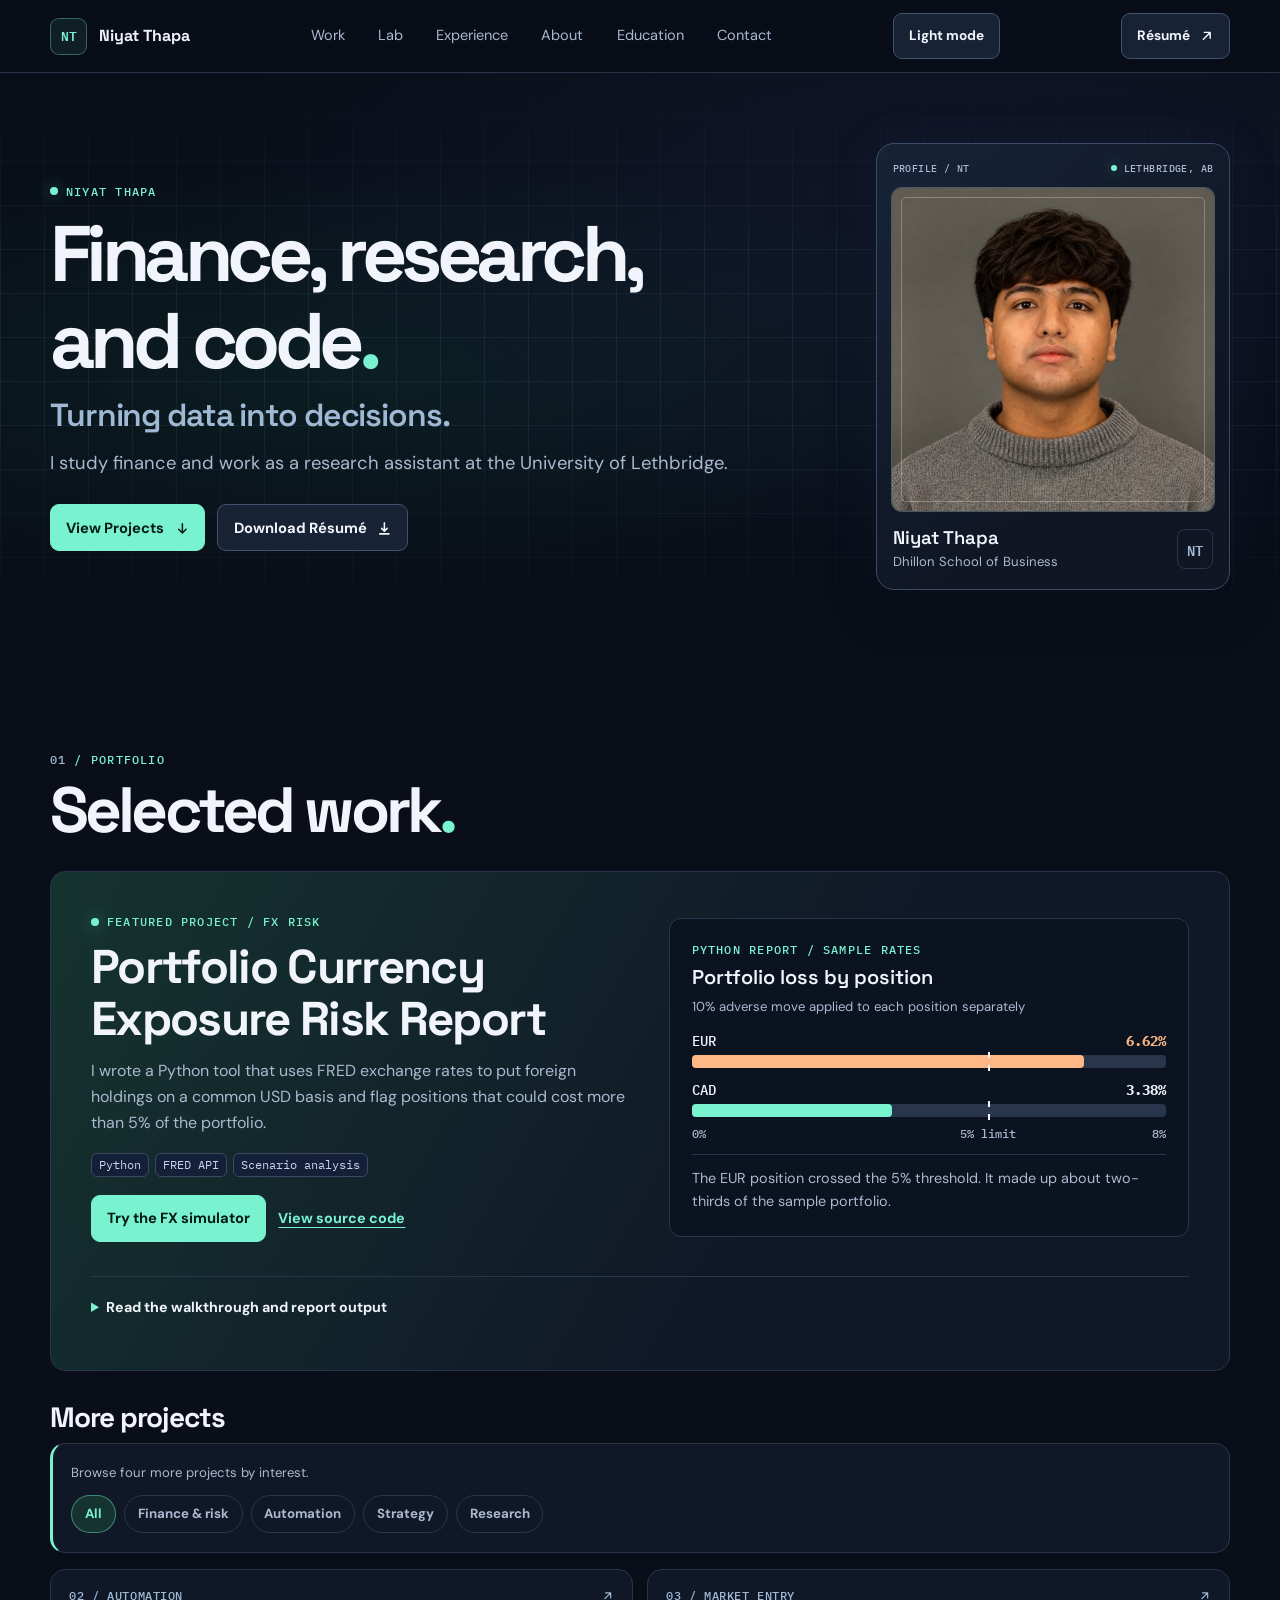
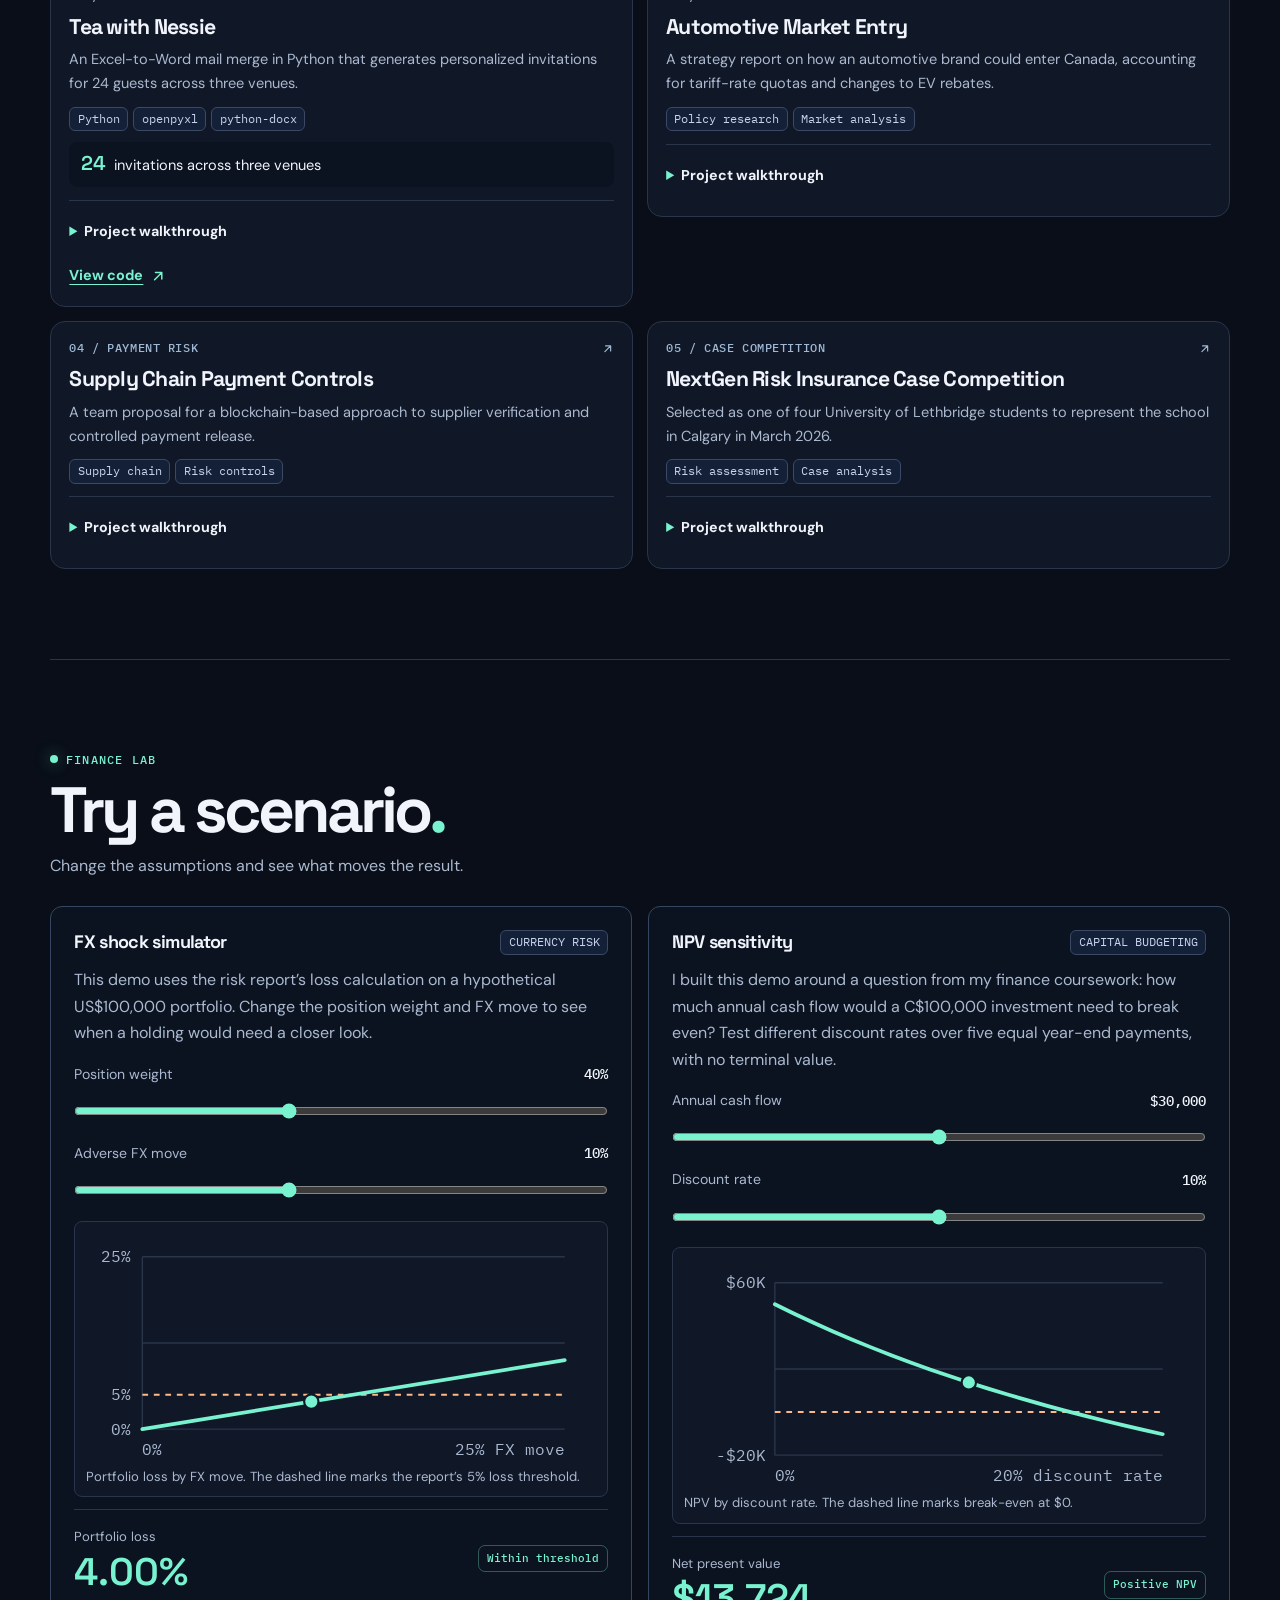
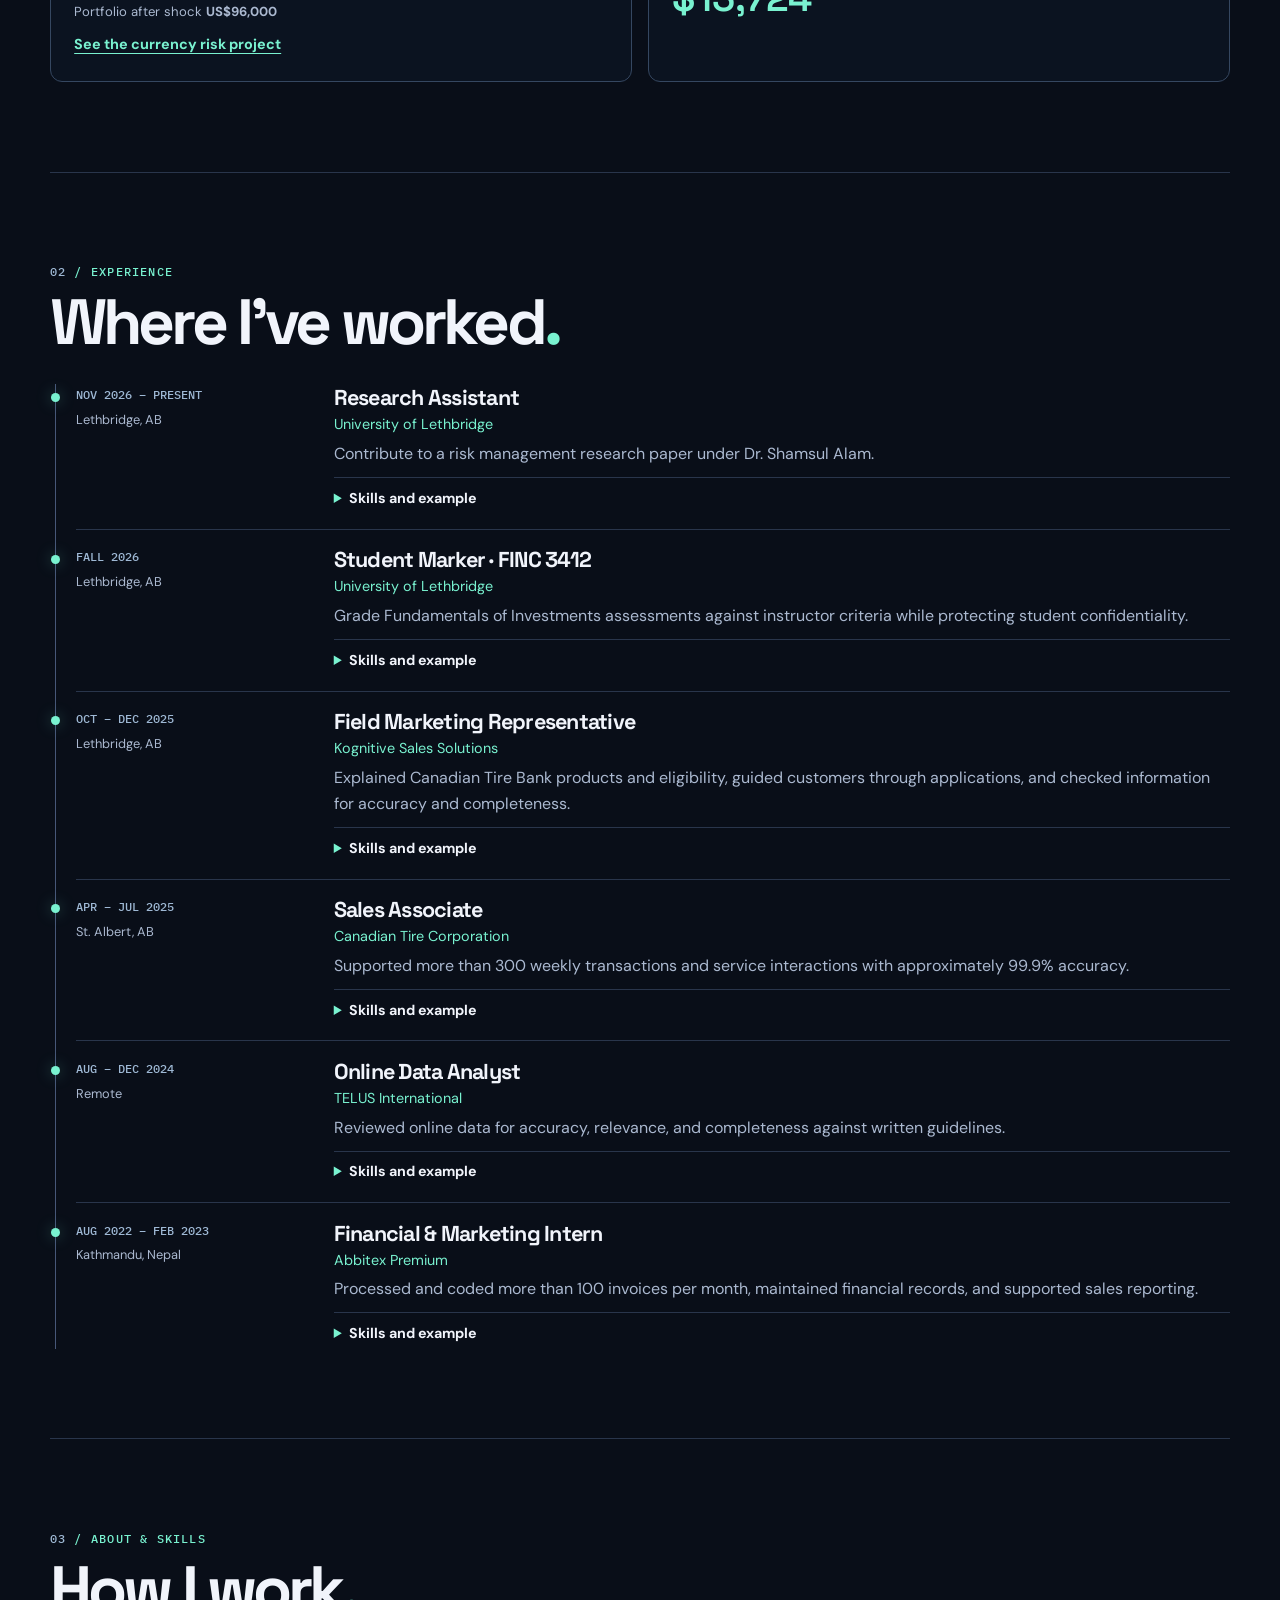
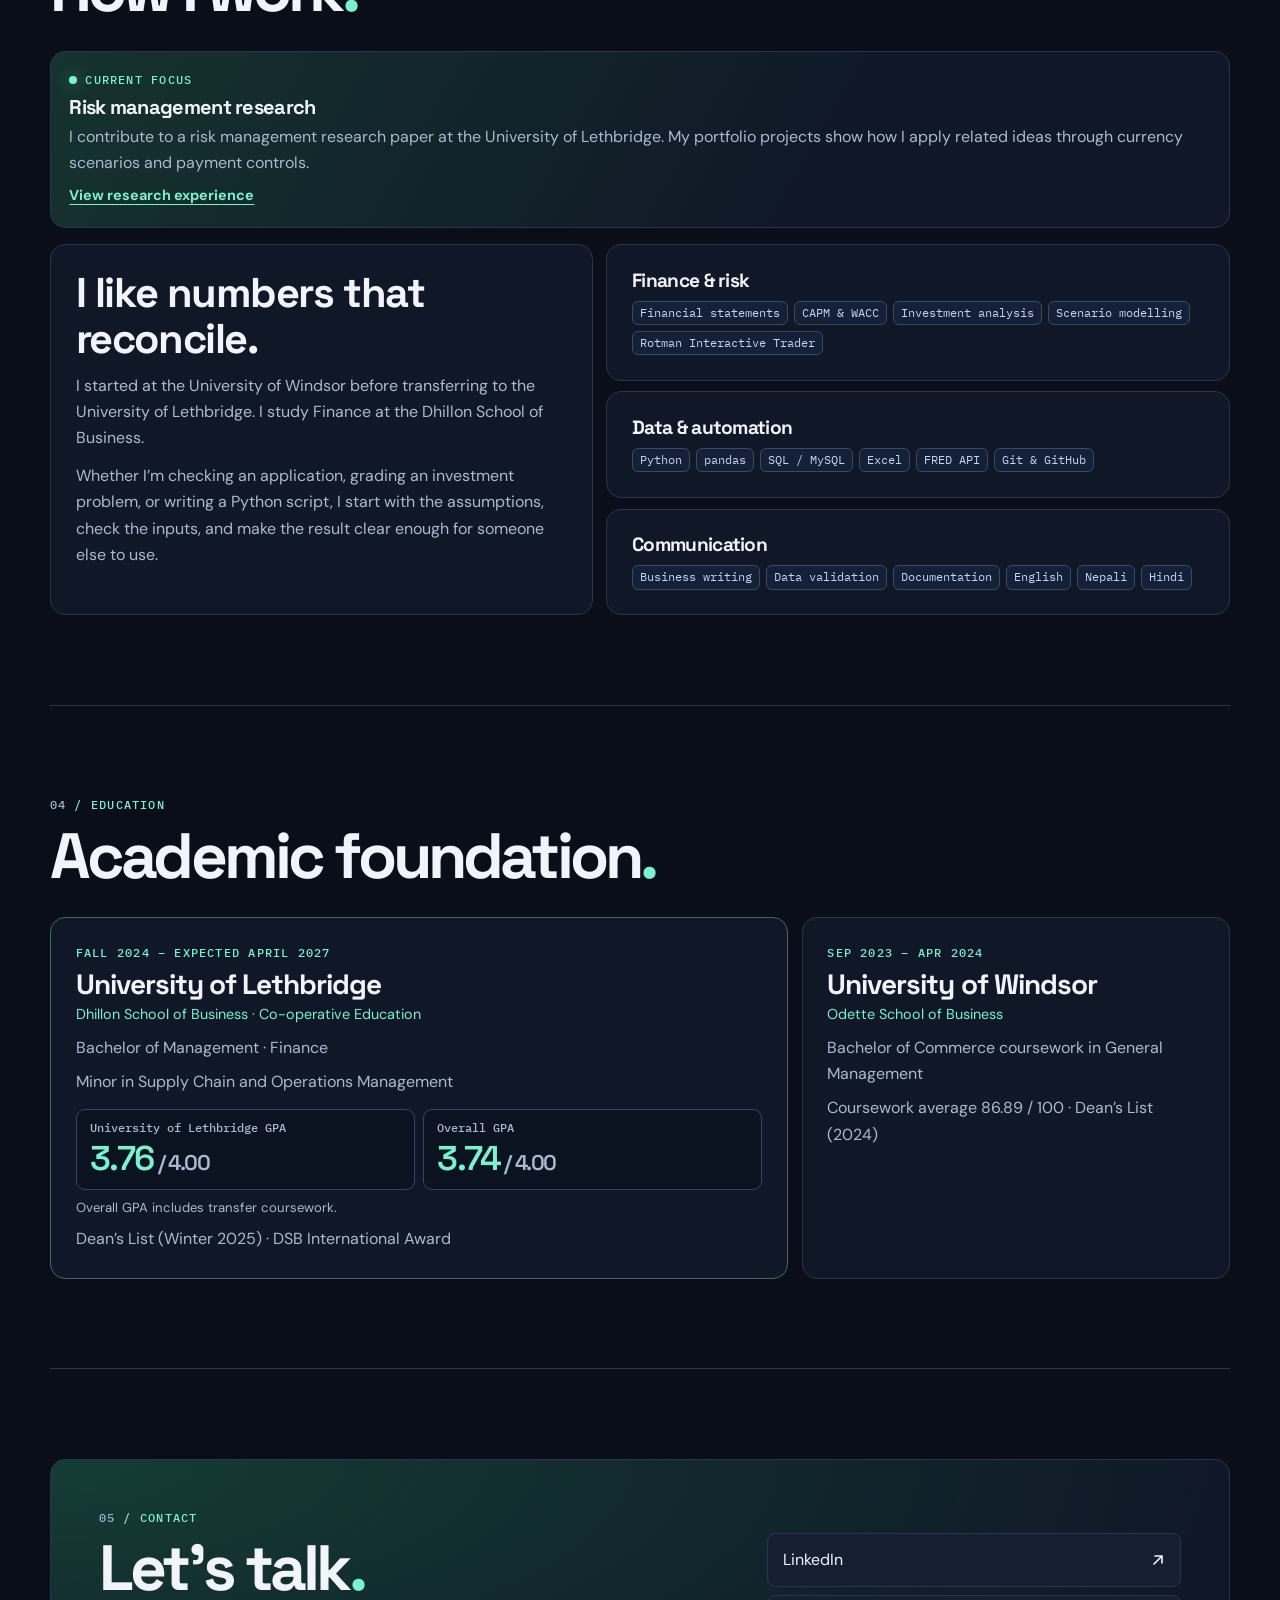
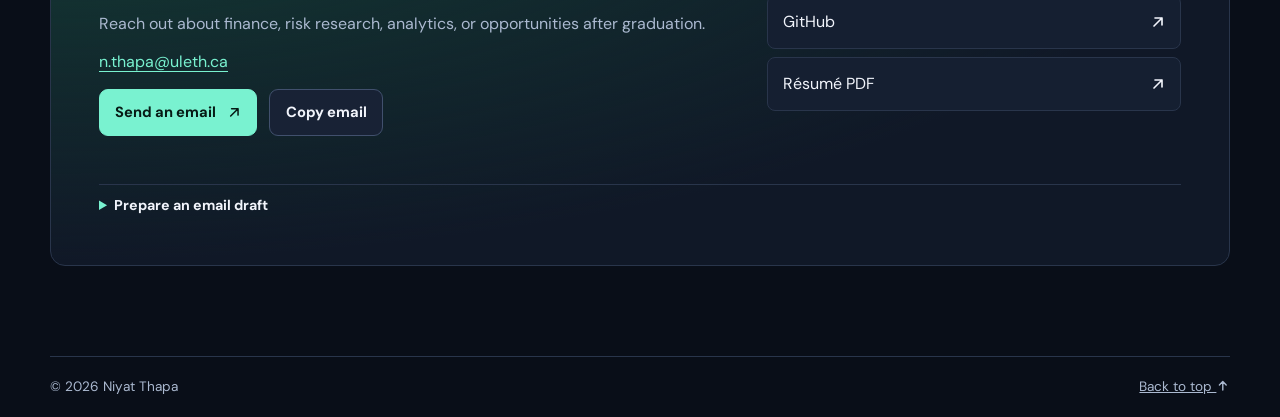
<file: index.html>
<!doctype html>
<html lang="en">
<head>
  <meta charset="utf-8">
  <meta name="viewport" content="width=device-width, initial-scale=1">
  <meta name="theme-color" content="#090e18">
  <title>Niyat Thapa | Finance, Risk &amp; Analytics</title>
  <meta name="description" content="Niyat Thapa is a Finance student and research assistant at the University of Lethbridge. Explore his work in risk, financial analysis, and Python automation.">
  <meta property="og:title" content="Niyat Thapa | Finance, Risk &amp; Analytics">
  <meta property="og:description" content="Finance, risk research, and applied analytics. Explore Niyat Thapa's portfolio.">
  <meta property="og:type" content="website">
  <meta property="og:url" content="https://immortal-ancestor.github.io/">
  <link rel="canonical" href="https://immortal-ancestor.github.io/">
  <link rel="icon" type="image/svg+xml" href="data:image/svg+xml,%3Csvg xmlns='http://www.w3.org/2000/svg' viewBox='0 0 64 64'%3E%3Crect width='64' height='64' rx='12' fill='%23101827'/%3E%3Ctext x='32' y='42' fill='%2379f2d0' font-family='monospace' font-size='29' font-weight='700' text-anchor='middle'%3ENT%3C/text%3E%3C/svg%3E">
  <link rel="preconnect" href="https://fonts.googleapis.com">
  <link rel="preconnect" href="https://fonts.gstatic.com" crossorigin>
  <link href="https://fonts.googleapis.com/css2?family=DM+Sans:wght@400;500;600;700&family=Space+Grotesk:wght@400;500;600;700&family=IBM+Plex+Mono:wght@400;500;600&display=swap" rel="stylesheet">
  <link rel="stylesheet" href="style.css?v=featured-work">
  <script>
    try {
      const theme = localStorage.getItem("portfolio-theme");
      if (theme === "light") document.documentElement.dataset.theme = theme;
    } catch {}
  </script>
  <script src="script.js?v=featured-work" defer></script>
</head>
<body>
  <a class="skip" href="#main">Skip to content</a>
  <header class="site-header">
    <div class="nav-wrap wrap">
      <a class="brand" href="#home" aria-label="Niyat Thapa, home"><span class="mark" aria-hidden="true">NT</span><span>Niyat Thapa</span></a>
      <button class="menu" type="button" aria-controls="navigation" aria-expanded="false" hidden>Menu</button>
      <nav id="navigation" aria-label="Main navigation">
        <a href="#work">Work</a><a href="#lab">Lab</a><a href="#experience">Experience</a><a href="#about">About</a><a href="#education">Education</a><a href="#contact">Contact</a>
      </nav>
      <button class="button button-small theme-toggle" type="button" aria-pressed="false" hidden>Light mode</button>
      <a class="button button-small nav-resume" href="niyat-thapa-resume.pdf?v=academic-update" target="_blank" rel="noopener">Résumé <svg class="icon" aria-hidden="true" width="16" height="16" viewBox="0 0 16 16" fill="none" stroke="currentColor" stroke-width="1.65" stroke-linecap="round" stroke-linejoin="round"><path d="M4 12 12 4M5 4h7v7"/></svg></a>
    </div>
    <div class="read-progress" aria-hidden="true"></div>
  </header>

  <main id="main">
    <section id="home" class="hero">
      <div class="hero-grid wrap">
        <div class="hero-copy">
          <p class="kicker"><span class="signal"></span> NIYAT THAPA</p>
          <h1>Finance, research, and code<span class="hero-dot">.</span></h1>
          <p class="hero-title">Turning data into decisions.</p>
          <p class="hero-intro">I study finance and work as a research assistant at the University of Lethbridge.</p>
          <div class="actions">
            <a class="button button-primary" href="#work">View Projects <svg class="icon" aria-hidden="true" width="16" height="16" viewBox="0 0 16 16" fill="none" stroke="currentColor" stroke-width="1.65" stroke-linecap="round" stroke-linejoin="round"><path d="M8 3v10m-4-4 4 4 4-4"/></svg></a>
            <a class="button" href="niyat-thapa-resume.pdf?v=academic-update" download="Niyat-Thapa-Resume.pdf">Download Résumé <svg class="icon" aria-hidden="true" width="16" height="16" viewBox="0 0 16 16" fill="none" stroke="currentColor" stroke-width="1.65" stroke-linecap="round" stroke-linejoin="round"><path d="M8 2v9m-3-3 3 3 3-3M3 14h10"/></svg></a>
          </div>
        </div>
        <figure class="profile">
          <div class="profile-top"><span>PROFILE / NT</span><span><i class="signal"></i> LETHBRIDGE, AB</span></div>
          <div class="profile-image">
            <img src="images/niyat-thapa-portrait.jpg?v=balanced-waves" alt="Portrait of Niyat Thapa" width="450" height="450" fetchpriority="high">
          </div>
          <figcaption><div><strong>Niyat Thapa</strong><span>Dhillon School of Business</span></div><span class="profile-badge" aria-hidden="true">NT</span></figcaption>
        </figure>
      </div>
    </section>

    <section class="section wrap" id="work">
      <div class="section-head">
        <p class="kicker"><span>01</span> / PORTFOLIO</p>
        <h2>Selected work<span class="hero-dot">.</span></h2>
      </div>
      <article class="featured-project panel" id="currency-risk" aria-labelledby="currency-risk-title">
        <div class="feature-copy">
          <p class="kicker"><span class="signal"></span> FEATURED PROJECT / FX RISK</p>
          <h3 id="currency-risk-title">Portfolio Currency Exposure Risk Report</h3>
          <p>I wrote a Python tool that uses FRED exchange rates to put foreign holdings on a common USD basis and flag positions that could cost more than 5% of the portfolio.</p>
          <ul class="tags"><li>Python</li><li>FRED API</li><li>Scenario analysis</li></ul>
          <div class="actions">
            <a class="button button-primary" href="#fx">Try the FX simulator</a>
            <a class="text-link" href="https://github.com/Immortal-Ancestor/currency-risk-report" target="_blank" rel="noopener">View source code</a>
          </div>
        </div>
        <figure class="feature-chart">
          <figcaption>
            <span class="kicker">PYTHON REPORT / SAMPLE RATES</span>
            <strong>Portfolio loss by position</strong>
            <span class="small">10% adverse move applied to each position separately</span>
          </figcaption>
          <div class="feature-bar is-flagged">
            <div><span>EUR</span><strong>6.62%</strong></div>
            <div class="feature-track" aria-hidden="true"><span style="width: 82.7%"></span></div>
          </div>
          <div class="feature-bar">
            <div><span>CAD</span><strong>3.38%</strong></div>
            <div class="feature-track" aria-hidden="true"><span style="width: 42.3%"></span></div>
          </div>
          <div class="feature-scale" aria-hidden="true"><span>0%</span><span>5% limit</span><span>8%</span></div>
          <p class="feature-takeaway">The EUR position crossed the 5% threshold. It made up about two-thirds of the sample portfolio.</p>
        </figure>
        <details class="walkthrough feature-walkthrough">
          <summary>Read the walkthrough and report output</summary>
          <dl>
            <div><dt>Problem</dt><dd>Which holdings could cause a material loss if their currencies weakened against the US dollar?</dd></div>
            <div><dt>My contribution</dt><dd>For DGTR 3720, I wrote the rate conversion, stress test, and risk flagging logic.</dd></div>
            <div><dt>Method</dt><dd>Convert each holding to USD, apply a 10% adverse move, and divide its loss by the total portfolio value.</dd></div>
            <div><dt>Result</dt><dd>The report ranks holdings by portfolio weight. In the sample run, the EUR holding was the only one flagged.</dd></div>
          </dl>
          <table class="sample-report">
            <caption>Python report output for a US$99,750 portfolio with sample rates</caption>
            <thead><tr><th scope="col">Currency</th><th scope="col">Value (USD)</th><th scope="col">Loss (USD)</th><th scope="col">Status</th></tr></thead>
            <tbody>
              <tr><th scope="row">EUR</th><td>$66,000</td><td>$6,600</td><td>Warning</td></tr>
              <tr><th scope="row">CAD</th><td>$33,750</td><td>$3,375</td><td>OK</td></tr>
            </tbody>
          </table>
        </details>
      </article>
      <h3 class="more-work">More projects</h3>
      <div class="explore panel" hidden>
        <div><p id="interest-note" class="small" aria-live="polite">Browse four more projects by interest.</p></div>
        <div class="filters" role="group" aria-label="Filter more projects by interest">
        <button type="button" data-filter="all" aria-pressed="true">All</button>
        <button type="button" data-filter="finance" aria-pressed="false">Finance &amp; risk</button>
        <button type="button" data-filter="automation" aria-pressed="false">Automation</button>
        <button type="button" data-filter="strategy" aria-pressed="false">Strategy</button>
        <button type="button" data-filter="research" aria-pressed="false">Research</button>
        </div>
        <a class="text-link" id="interest-experience" href="#experience" hidden>See related experience</a>
      </div>
      <div class="projects" id="projects">
        <article class="project panel" data-category="automation">
          <div class="project-id"><span>02 / AUTOMATION</span><svg class="icon" aria-hidden="true" width="16" height="16" viewBox="0 0 16 16" fill="none" stroke="currentColor" stroke-width="1.65" stroke-linecap="round" stroke-linejoin="round"><path d="M4 12 12 4M5 4h7v7"/></svg></div>
          <h3>Tea with Nessie</h3>
          <p>An Excel-to-Word mail merge in Python that generates personalized invitations for 24 guests across three venues.</p>
          <ul class="tags"><li>Python</li><li>openpyxl</li><li>python-docx</li></ul>
          <p class="project-proof"><strong>24</strong> invitations across three venues</p>
          <details class="walkthrough">
            <summary>Project walkthrough</summary>
            <dl>
                <div><dt>Problem</dt><dd>How can one workbook produce invitations for guests across several venues?</dd></div>
                <div><dt>My contribution</dt><dd>Designed the workbook and Word template, then wrote the Python script.</dd></div>
                <div><dt>Method</dt><dd>Validate guest records, fill a fresh copy of the template for each guest, and check for unresolved fields.</dd></div>
                <div><dt>Result</dt><dd>The run summary records 24 invitations, eight per venue, with no unfilled placeholders.</dd></div>
            </dl>
            <figure class="project-output">
                <figcaption>From the repository’s run summary</figcaption>
                <ul class="output-list"><li>Dores Inn Lochside Pavilion <strong>8</strong></li><li>Fort Augustus Abbey Conservatory <strong>8</strong></li><li>Urquhart Castle Tea Lawn <strong>8</strong></li></ul>
              </figure>
              <a class="text-link" href="https://github.com/Immortal-Ancestor/Immortal-Ancestor-tea-with-nessie/blob/main/merge_summary.txt" target="_blank" rel="noopener">Read the run summary</a>
          </details>
          <a class="text-link" href="https://github.com/Immortal-Ancestor/Immortal-Ancestor-tea-with-nessie" target="_blank" rel="noopener">View code <svg class="icon" aria-hidden="true" width="16" height="16" viewBox="0 0 16 16" fill="none" stroke="currentColor" stroke-width="1.65" stroke-linecap="round" stroke-linejoin="round"><path d="M4 12 12 4M5 4h7v7"/></svg></a>
        </article>
        <article class="project panel" data-category="strategy research">
          <div class="project-id"><span>03 / MARKET ENTRY</span><svg class="icon" aria-hidden="true" width="16" height="16" viewBox="0 0 16 16" fill="none" stroke="currentColor" stroke-width="1.65" stroke-linecap="round" stroke-linejoin="round"><path d="M4 12 12 4M5 4h7v7"/></svg></div>
          <h3>Automotive Market Entry</h3>
          <p>A strategy report on how an automotive brand could enter Canada, accounting for tariff-rate quotas and changes to EV rebates.</p>
          <ul class="tags"><li>Policy research</li><li>Market analysis</li></ul>
          <details class="walkthrough">
            <summary>Project walkthrough</summary>
            <dl>
                <div><dt>Problem</dt><dd>How could an automotive brand enter Canada under changing policy conditions?</dd></div>
                <div><dt>My contribution</dt><dd>Co-authored the report for Management Policy and Strategy (MGT 4090) and researched policy effects.</dd></div>
                <div><dt>Method</dt><dd>Examined tariff-rate quotas and EV rebates to connect market conditions with entry options.</dd></div>
                <div><dt>Result</dt><dd>The team turned the findings into a market-entry recommendation.</dd></div>
            </dl>
            
          </details>
        </article>
        <article class="project panel" data-category="finance strategy research">
          <div class="project-id"><span>04 / PAYMENT RISK</span><svg class="icon" aria-hidden="true" width="16" height="16" viewBox="0 0 16 16" fill="none" stroke="currentColor" stroke-width="1.65" stroke-linecap="round" stroke-linejoin="round"><path d="M4 12 12 4M5 4h7v7"/></svg></div>
          <h3>Supply Chain Payment Controls</h3>
          <p>A team proposal for a blockchain-based approach to supplier verification and controlled payment release.</p>
          <ul class="tags"><li>Supply chain</li><li>Risk controls</li></ul>
          <details class="walkthrough">
            <summary>Project walkthrough</summary>
            <dl>
                <div><dt>Problem</dt><dd>What should be verified before a supplier payment is released?</dd></div>
                <div><dt>My contribution</dt><dd>Helped design and document the payment controls.</dd></div>
                <div><dt>Method</dt><dd>Mapped supplier verification and payment conditions into a proposed blockchain-based workflow.</dd></div>
                <div><dt>Result</dt><dd>The team delivered a proposal describing when a payment could be released.</dd></div>
            </dl>
            
          </details>
        </article>
        <article class="project panel" data-category="finance strategy research">
          <div class="project-id"><span>05 / CASE COMPETITION</span><svg class="icon" aria-hidden="true" width="16" height="16" viewBox="0 0 16 16" fill="none" stroke="currentColor" stroke-width="1.65" stroke-linecap="round" stroke-linejoin="round"><path d="M4 12 12 4M5 4h7v7"/></svg></div>
          <h3>NextGen Risk Insurance Case Competition</h3>
          <p>Selected as one of four University of Lethbridge students to represent the school in Calgary in March 2026.</p>
          <ul class="tags"><li>Risk assessment</li><li>Case analysis</li></ul>
          <details class="walkthrough">
            <summary>Project walkthrough</summary>
            <dl>
                <div><dt>Problem</dt><dd>What should a business do about its most important risks?</dd></div>
                <div><dt>My contribution</dt><dd>Identified key risks in a time-limited case and helped present the team’s recommendations.</dd></div>
                <div><dt>Method</dt><dd>Used the facts in the case to prioritize risks and develop a response.</dd></div>
                <div><dt>Result</dt><dd>Represented the University of Lethbridge in Calgary and co-presented to industry judges.</dd></div>
            </dl>
            
          </details>
        </article>
      </div>
    </section>

    <section class="section wrap" id="lab">
      <div class="section-head">
        <p class="kicker"><span class="signal"></span> FINANCE LAB</p>
        <h2>Try a scenario<span class="hero-dot">.</span></h2>
        <p>Change the assumptions and see what moves the result.</p>
      </div>
      <div class="lab-grid">
        <article class="simulator panel" id="fx" aria-labelledby="sim-title">
          <div class="sim-top"><h3 id="sim-title">FX shock simulator</h3><span class="tag">CURRENCY RISK</span></div>
          <p>This demo uses the risk report’s loss calculation on a hypothetical US$100,000 portfolio. Change the position weight and FX move to see when a holding would need a closer look.</p>
          <div class="sim-inputs" hidden>
            <div class="range-row">
              <label for="exposure">Position weight</label><output id="exposure-value" for="exposure">40%</output>
              <input id="exposure" type="range" min="0" max="100" value="40" step="1">
            </div>
            <div class="range-row">
              <label for="shock">Adverse FX move</label><output id="shock-value" for="shock">10%</output>
              <input id="shock" type="range" min="0" max="25" value="10" step="1">
            </div>
          </div>
          <figure class="lab-chart">
            <svg viewBox="0 0 360 166" aria-hidden="true" focusable="false">
              <path class="chart-grid" d="M42 20H336 M42 80H336 M42 140H336 M42 20V140"/>
              <path class="chart-threshold" d="M42 116H336"/>
              <path id="fx-line" class="chart-series" d="M42 140L336 92"/>
              <circle id="fx-marker" class="chart-marker" cx="159.6" cy="120.8" r="5"/>
              <g class="chart-label"><text x="34" y="24" text-anchor="end">25%</text><text x="34" y="120" text-anchor="end">5%</text><text x="34" y="144" text-anchor="end">0%</text>
                <text x="42" y="158">0%</text><text x="336" y="158" text-anchor="end">25% FX move</text></g>
            </svg>
            <figcaption class="small">Portfolio loss by FX move. The dashed line marks the report’s 5% loss threshold.</figcaption>
          </figure>
          <div class="sim-result" aria-live="polite"><div><span class="small">Portfolio loss</span><strong id="loss">4.00%</strong></div><span class="sim-status" id="risk-status">Within threshold</span></div>
          <p class="small">Portfolio after shock <strong id="fx-value">US$96,000</strong></p>
          <a class="text-link" href="#currency-risk">See the currency risk project</a>
        </article>
        <article class="simulator panel" id="npv" aria-labelledby="npv-title">
          <div class="sim-top"><h3 id="npv-title">NPV sensitivity</h3><span class="tag">CAPITAL BUDGETING</span></div>
          <p>I built this demo around a question from my finance coursework: how much annual cash flow would a C$100,000 investment need to break even? Test different discount rates over five equal year-end payments, with no terminal value.</p>
          <div class="sim-inputs" hidden>
            <div class="range-row">
              <label for="cash-flow">Annual cash flow</label><output id="cash-value" for="cash-flow">$30,000</output>
              <input id="cash-flow" type="range" min="10000" max="50000" value="30000" step="1000">
            </div>
            <div class="range-row">
              <label for="discount">Discount rate</label><output id="rate-value" for="discount">10%</output>
              <input id="discount" type="range" min="0" max="20" value="10" step="0.5">
            </div>
          </div>
          <figure class="lab-chart" id="npv-chart" hidden>
            <svg viewBox="0 0 360 166" aria-hidden="true" focusable="false">
              <path class="chart-grid" d="M66 20H336 M66 80H336 M66 140H336 M66 20V140"/>
              <path id="npv-zero" class="chart-threshold"/>
              <path id="npv-line" class="chart-series"/>
              <circle id="npv-marker" class="chart-marker" r="5"/>
              <g class="chart-label">
                <text id="npv-upper" x="60" y="24" text-anchor="end"/>
                <text id="npv-lower" x="60" y="144" text-anchor="end"/>
                <text x="66" y="158">0%</text><text x="336" y="158" text-anchor="end">20% discount rate</text>
              </g>
            </svg>
            <figcaption class="small">NPV by discount rate. The dashed line marks break-even at $0.</figcaption>
          </figure>
          <div class="sim-result" aria-live="polite"><div><span class="small">Net present value</span><strong id="npv-value">$13,724</strong></div><span class="sim-status" id="npv-status">Positive NPV</span></div>
        </article>
      </div>
    </section>

    <section class="section wrap" id="experience">
      <div class="section-head"><p class="kicker"><span>02</span> / EXPERIENCE</p><h2>Where I’ve worked<span class="hero-dot">.</span></h2></div>
      <div class="timeline">
        <article data-interest="research finance"><div class="time"><span>NOV 2026 – PRESENT</span><span>Lethbridge, AB</span></div><div><h3>Research Assistant</h3><p class="organization">University of Lethbridge</p><p>Contribute to a risk management research paper under Dr. Shamsul Alam.</p><span class="role-match tag" hidden>Matches your interest</span><details class="role-detail"><summary>Skills and example</summary><ul class="tags"><li>Research collaboration</li><li>Risk analysis</li></ul><p>Contribute to a research paper on risk management.</p></details></div></article>
        <article data-interest="finance research"><div class="time"><span>FALL 2026</span><span>Lethbridge, AB</span></div><div><h3>Student Marker · FINC 3412</h3><p class="organization">University of Lethbridge</p><p>Grade Fundamentals of Investments assessments against instructor criteria while protecting student confidentiality.</p><span class="role-match tag" hidden>Matches your interest</span><details class="role-detail"><summary>Skills and example</summary><ul class="tags"><li>Investment analysis</li><li>Quality review</li></ul><p>Apply instructor criteria to written investment assessments.</p></details></div></article>
        <article data-interest="finance"><div class="time"><span>OCT – DEC 2025</span><span>Lethbridge, AB</span></div><div><h3>Field Marketing Representative</h3><p class="organization">Kognitive Sales Solutions</p><p>Explained Canadian Tire Bank products and eligibility, guided customers through applications, and checked information for accuracy and completeness.</p><span class="role-match tag" hidden>Matches your interest</span><details class="role-detail"><summary>Skills and example</summary><ul class="tags"><li>Financial products</li><li>Accuracy</li></ul><p>Check applications for complete and accurate information.</p></details></div></article>
        <article data-interest=""><div class="time"><span>APR – JUL 2025</span><span>St. Albert, AB</span></div><div><h3>Sales Associate</h3><p class="organization">Canadian Tire Corporation</p><p>Supported more than 300 weekly transactions and service interactions with approximately 99.9% accuracy.</p><span class="role-match tag" hidden>Matches your interest</span><details class="role-detail"><summary>Skills and example</summary><ul class="tags"><li>Customer service</li><li>Transaction processing</li></ul><p>Process retail transactions and help resolve customer questions.</p></details></div></article>
        <article data-interest="research"><div class="time"><span>AUG – DEC 2024</span><span>Remote</span></div><div><h3>Online Data Analyst</h3><p class="organization">TELUS International</p><p>Reviewed online data for accuracy, relevance, and completeness against written guidelines.</p><span class="role-match tag" hidden>Matches your interest</span><details class="role-detail"><summary>Skills and example</summary><ul class="tags"><li>Data validation</li><li>Quality standards</li></ul><p>Review online information against written relevance and accuracy guidelines.</p></details></div></article>
        <article data-interest="finance"><div class="time"><span>AUG 2022 – FEB 2023</span><span>Kathmandu, Nepal</span></div><div><h3>Financial &amp; Marketing Intern</h3><p class="organization">Abbitex Premium</p><p>Processed and coded more than 100 invoices per month, maintained financial records, and supported sales reporting.</p><span class="role-match tag" hidden>Matches your interest</span><details class="role-detail"><summary>Skills and example</summary><ul class="tags"><li>Financial records</li><li>Reporting</li></ul><p>Code invoices and maintain records used in sales reporting.</p></details></div></article>
      </div>
    </section>

    <section class="section wrap" id="about">
      <div class="section-head"><p class="kicker"><span>03</span> / ABOUT &amp; SKILLS</p><h2>How I work<span class="hero-dot">.</span></h2></div>
      <aside class="current-focus panel">
        <p class="kicker"><span class="signal"></span> CURRENT FOCUS</p>
        <h3>Risk management research</h3>
        <p>I contribute to a risk management research paper at the University of Lethbridge. My portfolio projects show how I apply related ideas through currency scenarios and payment controls.</p>
        <a class="text-link" href="#experience">View research experience</a>
      </aside>
      <div class="about-grid">
        <div class="about-copy panel">
          <h3>I like numbers that reconcile.</h3>
          <p>I started at the University of Windsor before transferring to the University of Lethbridge. I study Finance at the Dhillon School of Business.</p>
          <p>Whether I’m checking an application, grading an investment problem, or writing a Python script, I start with the assumptions, check the inputs, and make the result clear enough for someone else to use.</p>
        </div>
        <div class="skills" id="skills">
          <article class="panel"><h3>Finance &amp; risk</h3><ul class="tags"><li>Financial statements</li><li>CAPM &amp; WACC</li><li>Investment analysis</li><li>Scenario modelling</li><li>Rotman Interactive Trader</li></ul></article>
          <article class="panel"><h3>Data &amp; automation</h3><ul class="tags"><li>Python</li><li>pandas</li><li>SQL / MySQL</li><li>Excel</li><li>FRED API</li><li>Git &amp; GitHub</li></ul></article>
          <article class="panel"><h3>Communication</h3><ul class="tags"><li>Business writing</li><li>Data validation</li><li>Documentation</li><li>English</li><li>Nepali</li><li>Hindi</li></ul></article>
        </div>
      </div>
    </section>

    <section class="section wrap" id="education">
      <div class="section-head"><p class="kicker"><span>04</span> / EDUCATION</p><h2>Academic foundation<span class="hero-dot">.</span></h2></div>
      <div class="education-grid">
        <article class="panel edu primary-edu">
          <p class="kicker">FALL 2024 – EXPECTED APRIL 2027</p>
          <h3>University of Lethbridge</h3>
          <p class="organization">Dhillon School of Business · Co-operative Education</p>
          <p>Bachelor of Management · Finance</p>
          <p>Minor in Supply Chain and Operations Management</p>
          <dl class="gpas">
            <div><dt>University of Lethbridge GPA</dt><dd>3.76<span> / 4.00</span></dd></div>
            <div><dt>Overall GPA</dt><dd>3.74<span> / 4.00</span></dd></div>
          </dl>
          <p class="small">Overall GPA includes transfer coursework.</p>
          <p>Dean’s List (Winter 2025) · DSB International Award</p>
        </article>
        <article class="panel edu">
          <p class="kicker">SEP 2023 – APR 2024</p>
          <h3>University of Windsor</h3>
          <p class="organization">Odette School of Business</p>
          <p>Bachelor of Commerce coursework in General Management</p>
          <p>Coursework average 86.89 / 100 · Dean’s List (2024)</p>
        </article>
      </div>
    </section>

    <section class="section wrap" id="contact">
      <div class="contact panel">
        <div>
          <p class="kicker"><span>05</span> / CONTACT</p>
          <h2>Let’s talk<span class="hero-dot">.</span></h2>
          <p>Reach out about finance, risk research, analytics, or opportunities after graduation.</p>
          <a class="contact-email" href="mailto:n.thapa@uleth.ca">n.thapa@uleth.ca</a>
          <div class="actions"><a class="button button-primary" href="mailto:n.thapa@uleth.ca">Send an email <svg class="icon" aria-hidden="true" width="16" height="16" viewBox="0 0 16 16" fill="none" stroke="currentColor" stroke-width="1.65" stroke-linecap="round" stroke-linejoin="round"><path d="M4 12 12 4M5 4h7v7"/></svg></a><button type="button" class="button" id="copy-email" hidden>Copy email</button></div>
          <p class="small" id="copy-status" aria-live="polite"></p>
        </div>
        <ul class="contact-links">
          <li><a href="https://www.linkedin.com/in/niyat-thapa-229028308" target="_blank" rel="noopener"><span>LinkedIn</span><svg class="icon" aria-hidden="true" width="16" height="16" viewBox="0 0 16 16" fill="none" stroke="currentColor" stroke-width="1.65" stroke-linecap="round" stroke-linejoin="round"><path d="M4 12 12 4M5 4h7v7"/></svg></a></li>
          <li><a href="https://github.com/Immortal-Ancestor" target="_blank" rel="noopener"><span>GitHub</span><svg class="icon" aria-hidden="true" width="16" height="16" viewBox="0 0 16 16" fill="none" stroke="currentColor" stroke-width="1.65" stroke-linecap="round" stroke-linejoin="round"><path d="M4 12 12 4M5 4h7v7"/></svg></a></li>
          <li><a href="niyat-thapa-resume.pdf?v=academic-update" target="_blank" rel="noopener"><span>Résumé PDF</span><svg class="icon" aria-hidden="true" width="16" height="16" viewBox="0 0 16 16" fill="none" stroke="currentColor" stroke-width="1.65" stroke-linecap="round" stroke-linejoin="round"><path d="M4 12 12 4M5 4h7v7"/></svg></a></li>
        </ul>
        <details class="contact-draft" hidden>
          <summary>Prepare an email draft</summary>
          <form id="contact-form">
            <label>Name <input name="name" autocomplete="name" required maxlength="100"></label>
            <label>Email <input name="email" type="email" autocomplete="email" required maxlength="254"></label>
            <label class="message">Message <textarea name="message" rows="4" required maxlength="1500"></textarea></label>
            <button type="submit" class="button">Open email draft <svg class="icon" aria-hidden="true" width="16" height="16" viewBox="0 0 16 16" fill="none" stroke="currentColor" stroke-width="1.65" stroke-linecap="round" stroke-linejoin="round"><path d="M4 12 12 4M5 4h7v7"/></svg></button>
          </form>
          <p class="small">Opens your email app with the draft. The site doesn’t store your message.</p>
        </details>
      </div>
    </section>
  </main>
  <footer class="footer wrap"><span>© <span id="year">2026</span> Niyat Thapa</span><a href="#home">Back to top <svg class="icon" aria-hidden="true" width="16" height="16" viewBox="0 0 16 16" fill="none" stroke="currentColor" stroke-width="1.65" stroke-linecap="round" stroke-linejoin="round"><path d="M8 13V3m-4 4 4-4 4 4"/></svg></a></footer>
</body>
</html>
</file>
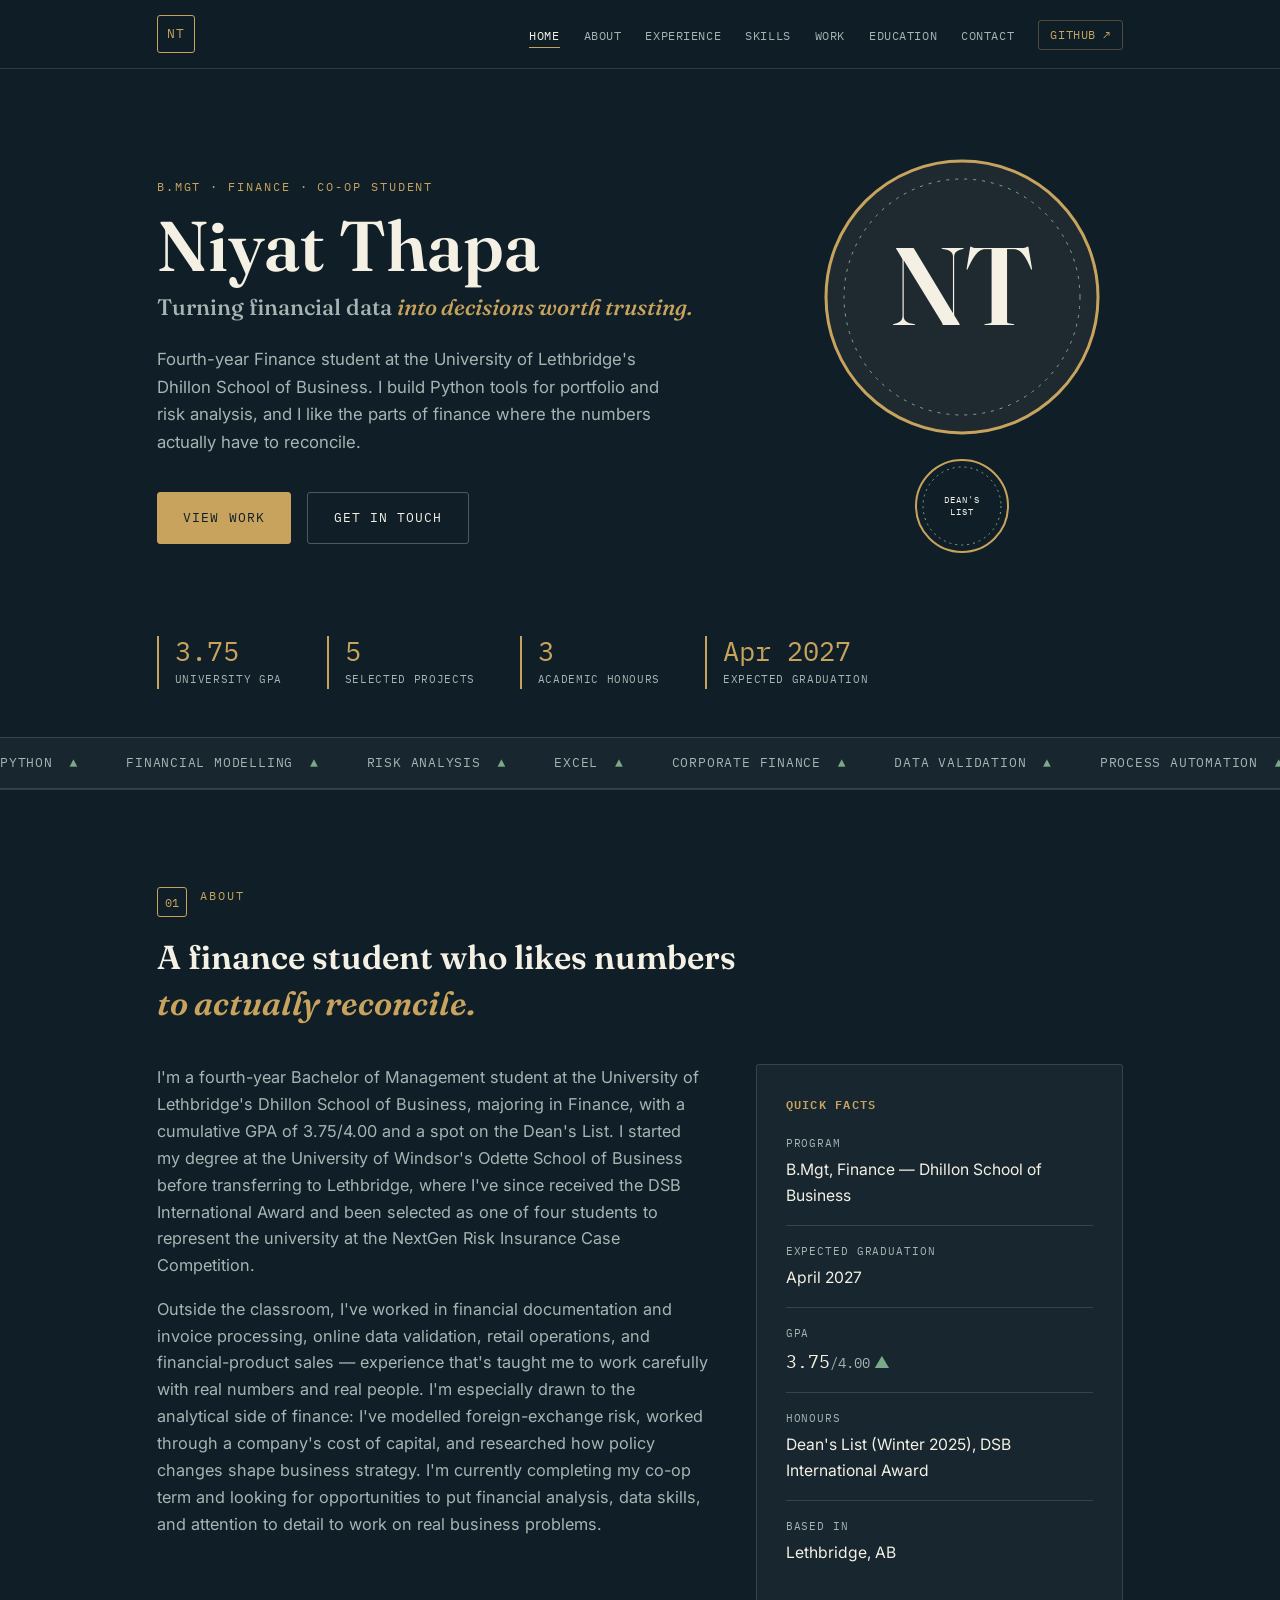
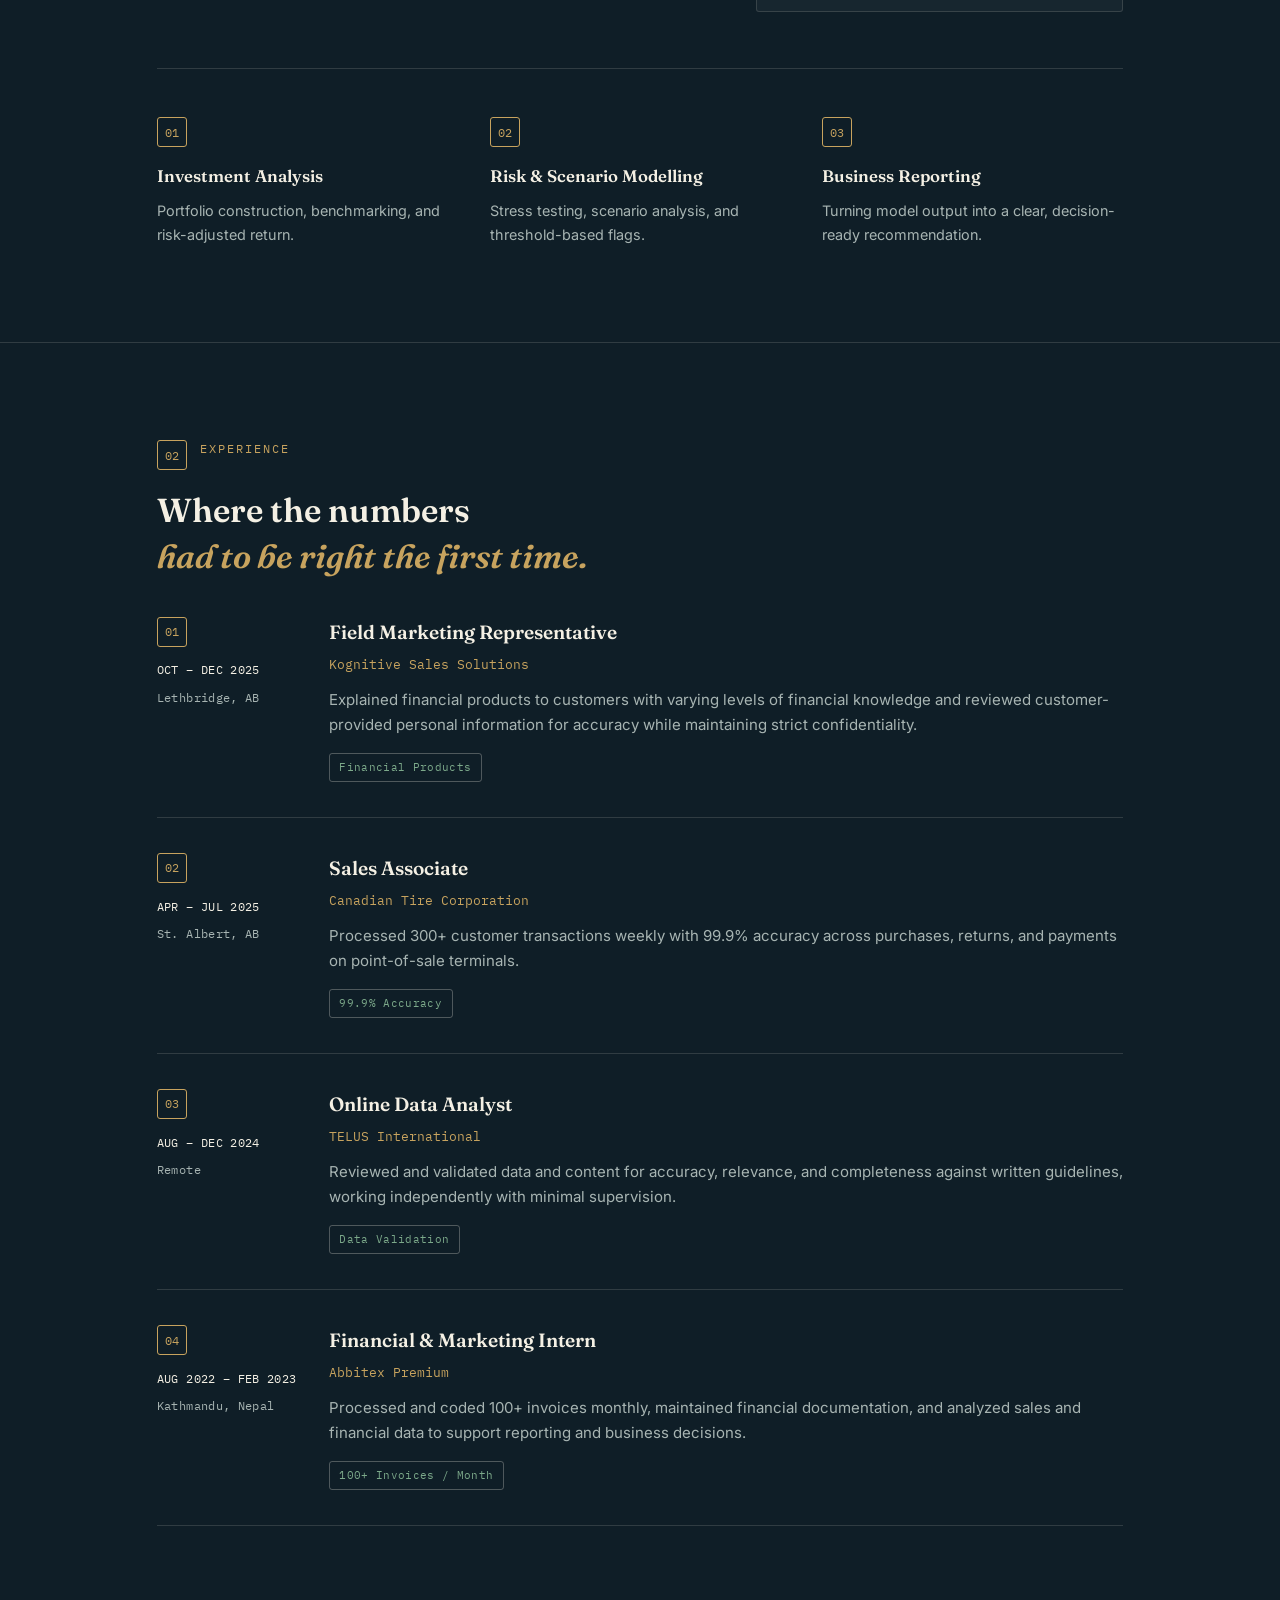
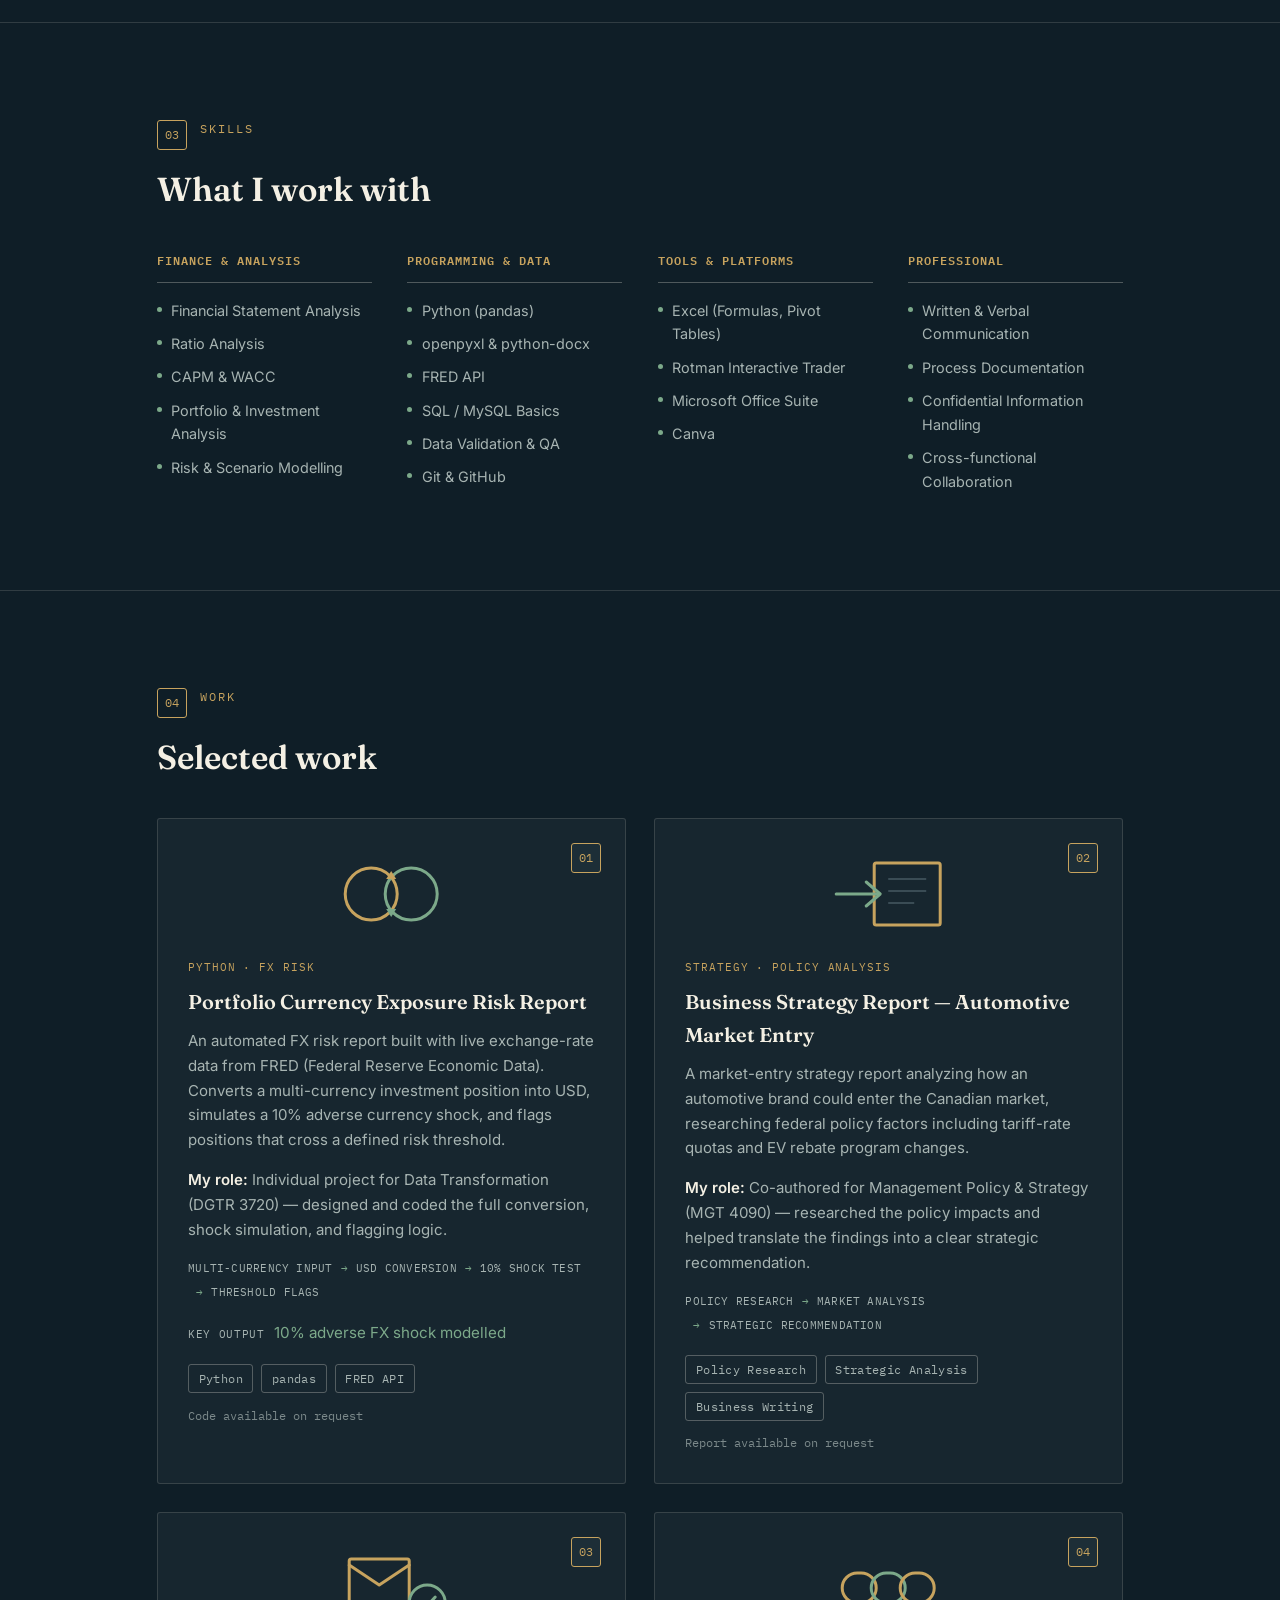
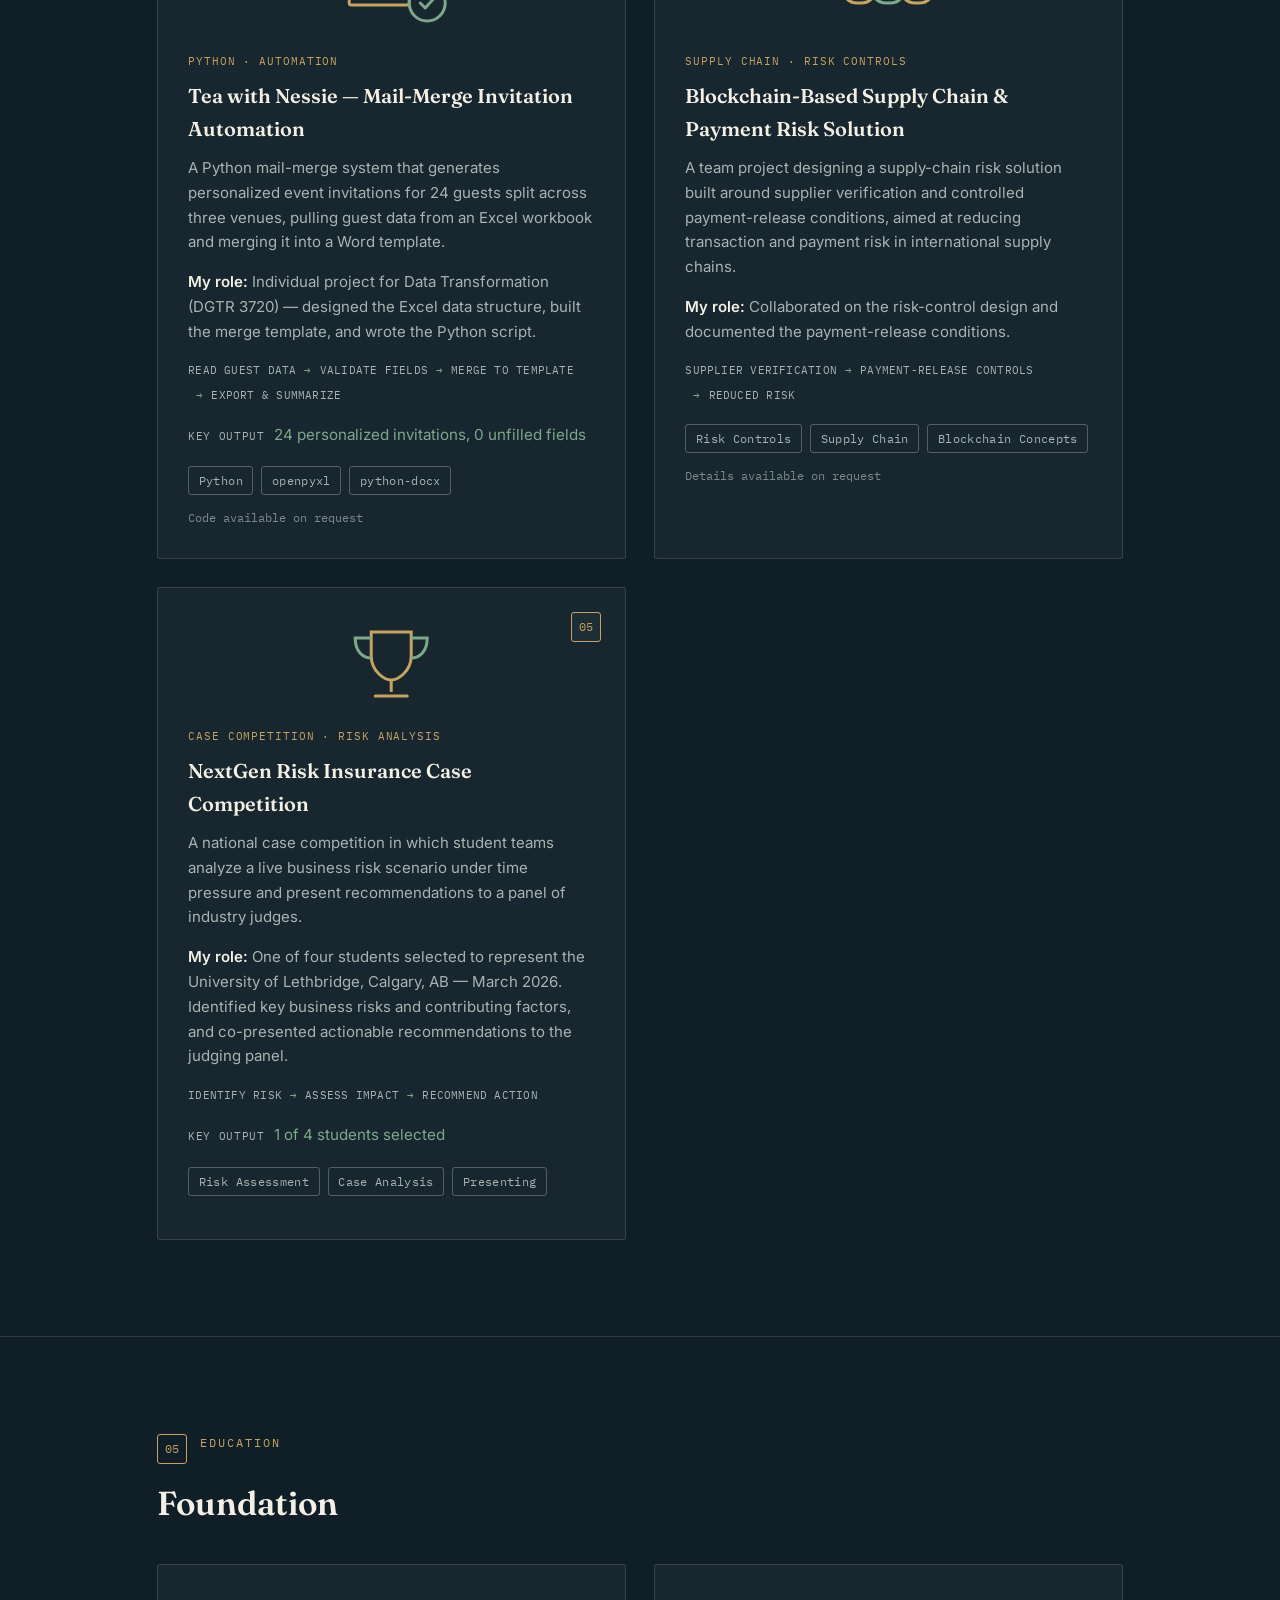
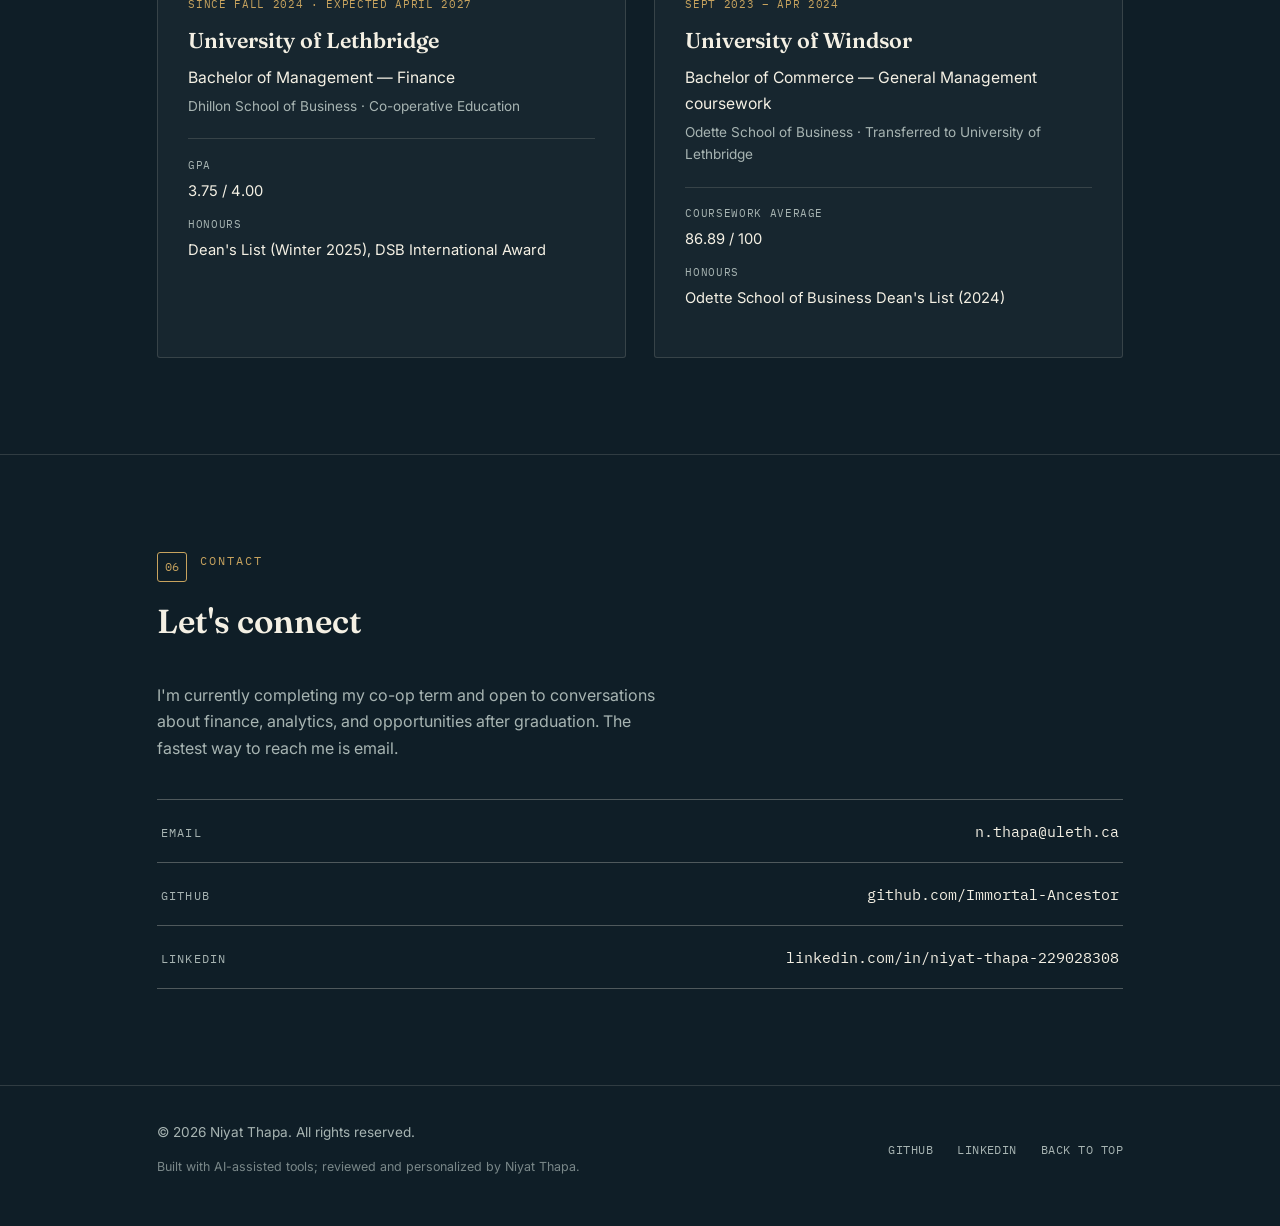
<file: index (2).html>
<!DOCTYPE html>
<html lang="en">
<head>
    <meta charset="UTF-8">
    <meta name="viewport" content="width=device-width, initial-scale=1.0">
    <title>Niyat Thapa | Finance Portfolio</title>
    <meta name="description" content="Niyat Thapa — Finance co-op student at the University of Lethbridge. Portfolio, experience, and projects in financial analysis, investment research, and risk.">

    <link rel="preconnect" href="https://fonts.googleapis.com">
    <link rel="preconnect" href="https://fonts.gstatic.com" crossorigin>
    <link href="https://fonts.googleapis.com/css2?family=Fraunces:ital,opsz,wght@0,9..144,500;0,9..144,600;0,9..144,700;1,9..144,500;1,9..144,600&family=IBM+Plex+Mono:wght@400;500;600&family=Inter:wght@400;500;600;700&display=swap" rel="stylesheet">

    <style>
/* =========================================================
   Niyat Thapa — Portfolio
   Design: a finance "ledger" aesthetic — deep navy paper,
   brass and sage ink, serif headings, monospace data.
   ========================================================= */

:root {
    /* colour */
    --ink: #0F1E27;
    --ink-raised: #17262F;
    --ink-raised-2: #1D2E37;
    --ivory: #F4F0E4;
    --ivory-dim: #A7B4B2;
    --brass: #C7A35E;
    --brass-soft: rgba(199, 163, 94, 0.35);
    --sage: #7CA98A;
    --rule: rgba(244, 240, 228, 0.14);
    --rule-strong: rgba(244, 240, 228, 0.28);

    /* type */
    --font-display: "Fraunces", Georgia, serif;
    --font-mono: "IBM Plex Mono", "Courier New", monospace;
    --font-body: "Inter", -apple-system, BlinkMacSystemFont, sans-serif;

    /* layout */
    --max-width: 1120px;
    --gutter: 6%;
    --radius: 3px;
}

/* ---------- reset ---------- */
* { box-sizing: border-box; }
html { scroll-behavior: smooth; }

body {
    margin: 0;
    background: var(--ink);
    color: var(--ivory);
    font-family: var(--font-body);
    line-height: 1.65;
    -webkit-font-smoothing: antialiased;
}

h1, h2, h3, h4 { font-family: var(--font-display); font-weight: 600; margin: 0; }
p { margin: 0 0 1em; }
ul { margin: 0; padding: 0; list-style: none; }
a { color: inherit; text-decoration: none; }
img { max-width: 100%; height: auto; display: block; }

a:focus-visible,
button:focus-visible {
    outline: 2px solid var(--sage);
    outline-offset: 3px;
}

.container {
    max-width: var(--max-width);
    margin: 0 auto;
    padding: 0 var(--gutter);
}

/* ---------- reveal-on-scroll ---------- */
.reveal {
    opacity: 0;
    transform: translateY(16px);
    transition: opacity 0.6s ease, transform 0.6s ease;
}
.reveal.in-view {
    opacity: 1;
    transform: translateY(0);
}
@media (prefers-reduced-motion: reduce) {
    .reveal { opacity: 1; transform: none; transition: none; }
    html { scroll-behavior: auto; }
}

/* ---------- eyebrow / section titles ---------- */
.eyebrow {
    font-family: var(--font-mono);
    font-size: 0.75rem;
    letter-spacing: 0.16em;
    text-transform: uppercase;
    color: var(--brass);
}

.eyebrow-row {
    display: flex;
    align-items: center;
    gap: 0.85rem;
    margin-bottom: 1.1rem;
}

.index-chip {
    display: inline-flex;
    align-items: center;
    justify-content: center;
    width: 30px;
    height: 30px;
    flex-shrink: 0;
    border: 1px solid var(--brass);
    border-radius: var(--radius);
    font-family: var(--font-mono);
    font-size: 0.72rem;
    color: var(--brass);
}

.section-title {
    font-size: clamp(1.6rem, 2.6vw, 2.1rem);
    line-height: 1.25;
    max-width: 34ch;
    margin-bottom: 2.5rem;
}
.section-title em {
    display: block;
    font-style: italic;
    color: var(--brass);
    margin-top: 0.15em;
}

.section { padding: 6rem 0; border-top: 1px solid var(--rule); }

/* ---------- buttons ---------- */
.btn {
    display: inline-block;
    font-family: var(--font-mono);
    font-size: 0.8rem;
    letter-spacing: 0.08em;
    text-transform: uppercase;
    padding: 0.9rem 1.6rem;
    border-radius: var(--radius);
    border: 1px solid transparent;
    transition: background 0.2s ease, border-color 0.2s ease, transform 0.15s ease;
}
.btn-primary {
    background: var(--brass);
    color: var(--ink);
    border-color: var(--brass);
}
.btn-primary:hover { background: #d6b46e; transform: translateY(-1px); }
.btn-ghost {
    border-color: var(--rule-strong);
    color: var(--ivory);
}
.btn-ghost:hover { border-color: var(--brass); color: var(--brass); }

/* =========================================================
   HEADER / NAV
   ========================================================= */
.site-header {
    position: sticky;
    top: 0;
    z-index: 100;
    background: rgba(15, 30, 39, 0.85);
    backdrop-filter: blur(8px);
    border-bottom: 1px solid var(--rule);
}

.header-inner {
    display: flex;
    align-items: center;
    justify-content: space-between;
    height: 68px;
}

.logo-mark {
    display: inline-flex;
    align-items: center;
    justify-content: center;
    width: 38px;
    height: 38px;
    border: 1px solid var(--brass);
    border-radius: var(--radius);
    font-family: var(--font-mono);
    font-size: 0.8rem;
    letter-spacing: 0.04em;
    color: var(--brass);
}

.nav-links {
    display: flex;
    align-items: center;
    gap: 1.5rem;
}

.nav-link {
    font-family: var(--font-mono);
    font-size: 0.72rem;
    letter-spacing: 0.05em;
    text-transform: uppercase;
    color: var(--ivory-dim);
    padding-bottom: 4px;
    border-bottom: 1px solid transparent;
    transition: color 0.2s ease, border-color 0.2s ease;
}
.nav-link:hover,
.nav-link.active {
    color: var(--ivory);
    border-color: var(--brass);
}

.nav-link.nav-cta {
    color: var(--brass);
    border: 1px solid var(--brass-soft);
    border-radius: var(--radius);
    padding: 0.4rem 0.7rem;
}
.nav-link.nav-cta:hover {
    border-color: var(--brass);
    background: var(--ink-raised-2);
}

.nav-toggle {
    display: none;
    flex-direction: column;
    justify-content: center;
    gap: 5px;
    width: 38px;
    height: 38px;
    background: none;
    border: 1px solid var(--rule-strong);
    border-radius: var(--radius);
    cursor: pointer;
}
.nav-toggle span {
    display: block;
    width: 16px;
    height: 2px;
    margin: 0 auto;
    background: var(--ivory);
    transition: transform 0.2s ease, opacity 0.2s ease;
}
.nav-toggle[aria-expanded="true"] span:nth-child(1) { transform: translateY(7px) rotate(45deg); }
.nav-toggle[aria-expanded="true"] span:nth-child(2) { opacity: 0; }
.nav-toggle[aria-expanded="true"] span:nth-child(3) { transform: translateY(-7px) rotate(-45deg); }

/* =========================================================
   HERO
   ========================================================= */
.hero {
    padding-top: 5.5rem;
    overflow: hidden;
}

.hero-inner {
    display: grid;
    grid-template-columns: 1.3fr 0.7fr;
    gap: 3rem;
    align-items: center;
    padding-bottom: 4.5rem;
}

.hero-name {
    font-size: clamp(2.6rem, 6vw, 4.4rem);
    line-height: 1.05;
    margin: 0.3rem 0 0.6rem;
}

.hero-tagline {
    font-family: var(--font-display);
    font-weight: 500;
    font-size: clamp(1.1rem, 2vw, 1.4rem);
    color: var(--ivory-dim);
    line-height: 1.4;
    margin-bottom: 1.4rem;
}
.hero-tagline em {
    font-style: italic;
    color: var(--brass);
}

.hero-intro {
    max-width: 46ch;
    color: var(--ivory-dim);
    font-size: 1.05rem;
    margin-bottom: 2.2rem;
}

.hero-actions { display: flex; gap: 1rem; flex-wrap: wrap; }

.hero-visual {
    justify-self: center;
    display: flex;
    flex-direction: column;
    align-items: center;
    gap: 1.2rem;
}
.hero-visual img { width: min(280px, 60vw); height: auto; }

.badge-ring { width: 100px; }
.badge-ring svg { width: 100%; height: auto; }

/* ---------- stat strip ---------- */
.stat-strip {
    display: flex;
    flex-wrap: wrap;
    gap: 2.2rem 2.8rem;
    padding-bottom: 3rem;
}
.stat-tile {
    border-left: 2px solid var(--brass);
    padding-left: 1rem;
    min-width: 120px;
}
.stat-value, .stat-static {
    display: block;
    font-family: var(--font-mono);
    font-size: 1.7rem;
    color: var(--brass);
    line-height: 1.1;
}
.stat-label {
    display: block;
    margin-top: 0.35rem;
    font-family: var(--font-mono);
    font-size: 0.68rem;
    letter-spacing: 0.06em;
    text-transform: uppercase;
    color: var(--ivory-dim);
}

/* ticker tape */
.ticker {
    border-top: 1px solid var(--rule);
    border-bottom: 1px solid var(--rule);
    background: var(--ink-raised);
    overflow: hidden;
    white-space: nowrap;
}
.ticker-track {
    display: inline-flex;
    gap: 3rem;
    padding: 0.9rem 0;
    animation: ticker 32s linear infinite;
    font-family: var(--font-mono);
    font-size: 0.82rem;
    letter-spacing: 0.06em;
    color: var(--ivory-dim);
}
.ticker-track span { display: inline-flex; align-items: center; gap: 0.5rem; white-space: nowrap; }
.ticker-track em { font-style: normal; color: var(--sage); }

@keyframes ticker {
    from { transform: translateX(0); }
    to   { transform: translateX(-50%); }
}
@media (prefers-reduced-motion: reduce) {
    .ticker-track { animation: none; }
    .ticker { overflow-x: auto; }
}

/* =========================================================
   ABOUT
   ========================================================= */
.about-grid {
    display: grid;
    grid-template-columns: 1.5fr 1fr;
    gap: 3rem;
    align-items: start;
}

.about-text p { color: var(--ivory-dim); font-size: 1.02rem; }
.about-text p:last-child { margin-bottom: 0; }

.fact-card {
    background: var(--ink-raised);
    border: 1px solid var(--rule);
    border-radius: var(--radius);
    padding: 1.8rem;
}
.fact-card h3 {
    font-family: var(--font-mono);
    font-size: 0.78rem;
    letter-spacing: 0.1em;
    text-transform: uppercase;
    color: var(--brass);
    margin-bottom: 1.2rem;
}
.fact-list { display: flex; flex-direction: column; gap: 1rem; }
.fact { padding-bottom: 1rem; border-bottom: 1px solid var(--rule); }
.fact:last-child { border-bottom: none; padding-bottom: 0; }
.fact dt {
    font-family: var(--font-mono);
    font-size: 0.7rem;
    letter-spacing: 0.08em;
    text-transform: uppercase;
    color: var(--ivory-dim);
    margin-bottom: 0.3rem;
}
.fact dd { margin: 0; font-size: 0.98rem; }

.gpa { font-family: var(--font-mono); font-size: 1.1rem; color: var(--ivory); }
.gpa-max { color: var(--ivory-dim); font-size: 0.85rem; }
.gpa-up { color: var(--sage); }

/* ---------- focus triad ---------- */
.focus-triad {
    display: grid;
    grid-template-columns: repeat(3, 1fr);
    gap: 2rem;
    margin-top: 3.5rem;
    padding-top: 3rem;
    border-top: 1px solid var(--rule);
}
.focus-item h4 {
    font-size: 1.05rem;
    margin: 1rem 0 0.5rem;
}
.focus-item p {
    font-size: 0.9rem;
    color: var(--ivory-dim);
    margin: 0;
}

/* =========================================================
   EXPERIENCE / TIMELINE
   ========================================================= */
.timeline { display: flex; flex-direction: column; }
.timeline-item {
    display: grid;
    grid-template-columns: 140px 1fr;
    gap: 2rem;
    padding: 2.2rem 0;
    border-bottom: 1px solid var(--rule);
}
.timeline-item:first-child { padding-top: 0; }

.timeline-meta { display: flex; flex-direction: column; gap: 0.55rem; }
.timeline-dates, .timeline-place {
    font-family: var(--font-mono);
    font-size: 0.72rem;
    letter-spacing: 0.03em;
    color: var(--ivory-dim);
    margin: 0;
}
.timeline-dates { color: var(--ivory); margin-top: 0.3rem; }

.timeline-body h3 { font-size: 1.2rem; margin-bottom: 0.35rem; }
.timeline-company {
    font-family: var(--font-mono);
    font-size: 0.8rem;
    color: var(--brass);
    margin-bottom: 0.8rem;
}
.timeline-desc { font-size: 0.94rem; color: var(--ivory-dim); margin-bottom: 0.9rem; }
.timeline-tag {
    display: inline-block;
    font-family: var(--font-mono);
    font-size: 0.7rem;
    letter-spacing: 0.03em;
    color: var(--sage);
    border: 1px solid var(--rule-strong);
    border-radius: var(--radius);
    padding: 0.25rem 0.6rem;
}

/* =========================================================
   EDUCATION
   ========================================================= */
.edu-grid {
    display: grid;
    grid-template-columns: 1fr 1fr;
    gap: 1.75rem;
}
.edu-card {
    background: var(--ink-raised);
    border: 1px solid var(--rule);
    border-radius: var(--radius);
    padding: 1.9rem;
}
.edu-dates {
    font-family: var(--font-mono);
    font-size: 0.7rem;
    letter-spacing: 0.06em;
    color: var(--brass);
    margin-bottom: 0.6rem;
}
.edu-card h3 { font-size: 1.35rem; margin-bottom: 0.4rem; }
.edu-degree { font-size: 0.98rem; margin-bottom: 0.25rem; }
.edu-detail { font-size: 0.85rem; color: var(--ivory-dim); margin-bottom: 1.3rem; }
.edu-stats {
    display: flex;
    flex-direction: column;
    gap: 0.8rem;
    padding-top: 1.1rem;
    border-top: 1px solid var(--rule);
}
.edu-stats dt {
    font-family: var(--font-mono);
    font-size: 0.68rem;
    letter-spacing: 0.06em;
    text-transform: uppercase;
    color: var(--ivory-dim);
    margin-bottom: 0.25rem;
}
.edu-stats dd { margin: 0; font-size: 0.92rem; }

/* =========================================================
   SKILLS
   ========================================================= */
.skills-grid {
    display: grid;
    grid-template-columns: repeat(4, 1fr);
    gap: 2.2rem;
}

.skill-group h3 {
    font-family: var(--font-mono);
    font-size: 0.78rem;
    letter-spacing: 0.08em;
    text-transform: uppercase;
    color: var(--brass);
    margin-bottom: 1rem;
    padding-bottom: 0.7rem;
    border-bottom: 1px solid var(--rule-strong);
}

.tag-list { display: flex; flex-direction: column; gap: 0.6rem; }
.tag {
    font-size: 0.9rem;
    color: var(--ivory-dim);
    padding-left: 0.9rem;
    position: relative;
}
.tag::before {
    content: "";
    position: absolute;
    left: 0;
    top: 0.55em;
    width: 5px;
    height: 5px;
    background: var(--sage);
    border-radius: 50%;
}

/* =========================================================
   PROJECTS
   ========================================================= */
.projects-grid {
    display: grid;
    grid-template-columns: repeat(2, 1fr);
    gap: 1.75rem;
}

.project-card {
    position: relative;
    background: var(--ink-raised);
    border: 1px solid var(--rule);
    border-radius: var(--radius);
    padding: 1.9rem;
    transition: border-color 0.2s ease, transform 0.2s ease;
}
.project-card:hover {
    border-color: var(--brass-soft);
    transform: translateY(-3px);
}

.project-index {
    position: absolute;
    top: 1.5rem;
    right: 1.5rem;
    background: var(--ink-raised-2);
}

.project-visual {
    width: 100%;
    height: 90px;
    margin-bottom: 1.2rem;
}
.project-visual svg { width: 100%; height: 100%; }

.project-docket {
    font-family: var(--font-mono);
    font-size: 0.7rem;
    letter-spacing: 0.08em;
    color: var(--brass);
    margin-bottom: 0.5rem;
}

.project-card h3 { font-size: 1.25rem; margin-bottom: 0.7rem; }

.project-desc, .project-role {
    font-size: 0.94rem;
    color: var(--ivory-dim);
}
.project-role strong { color: var(--ivory); font-weight: 600; }

.project-flow {
    display: flex;
    flex-wrap: wrap;
    gap: 0.4rem 0;
    margin: 1.1rem 0;
    font-family: var(--font-mono);
    font-size: 0.68rem;
    letter-spacing: 0.02em;
    text-transform: uppercase;
    color: var(--ivory-dim);
}
.project-flow li:not(:first-child)::before {
    content: "→";
    color: var(--sage);
    margin: 0 0.5rem;
}

.project-key {
    display: flex;
    align-items: baseline;
    gap: 0.6rem;
    font-size: 0.95rem;
    color: var(--sage);
    margin-bottom: 1rem;
}
.project-key span {
    font-family: var(--font-mono);
    font-size: 0.68rem;
    letter-spacing: 0.06em;
    text-transform: uppercase;
    color: var(--ivory-dim);
}

.project-tech {
    display: flex;
    flex-wrap: wrap;
    gap: 0.5rem;
    margin: 1.2rem 0 0.8rem;
}
.project-tech li {
    font-family: var(--font-mono);
    font-size: 0.72rem;
    letter-spacing: 0.03em;
    color: var(--ivory-dim);
    border: 1px solid var(--rule-strong);
    border-radius: var(--radius);
    padding: 0.25rem 0.6rem;
}

.project-link-note {
    font-family: var(--font-mono);
    font-size: 0.72rem;
    color: var(--ivory-dim);
    opacity: 0.7;
    margin: 0;
}

/* =========================================================
   CONTACT
   ========================================================= */
.contact-intro { max-width: 52ch; color: var(--ivory-dim); margin-bottom: 2.4rem; }

.contact-list {
    display: flex;
    flex-direction: column;
    border-top: 1px solid var(--rule-strong);
}
.contact-item {
    display: flex;
    align-items: baseline;
    justify-content: space-between;
    padding: 1.15rem 0.25rem;
    border-bottom: 1px solid var(--rule-strong);
    transition: padding-left 0.2s ease, color 0.2s ease;
}
.contact-item:hover { padding-left: 0.75rem; color: var(--brass); }

.contact-label {
    font-family: var(--font-mono);
    font-size: 0.75rem;
    letter-spacing: 0.1em;
    text-transform: uppercase;
    color: var(--ivory-dim);
}
.contact-item:hover .contact-label { color: var(--brass); }

.contact-value { font-family: var(--font-mono); font-size: 0.95rem; }

/* =========================================================
   FOOTER
   ========================================================= */
.site-footer {
    border-top: 1px solid var(--rule);
    padding: 2.2rem 0 3rem;
}
.footer-inner {
    display: flex;
    align-items: center;
    justify-content: space-between;
    flex-wrap: wrap;
    gap: 1rem;
    font-size: 0.85rem;
    color: var(--ivory-dim);
}
.footer-note {
    margin: 0.3rem 0 0;
    font-size: 0.78rem;
    color: var(--ivory-dim);
    opacity: 0.7;
}

.footer-links { display: flex; gap: 1.5rem; font-family: var(--font-mono); font-size: 0.75rem; letter-spacing: 0.04em; text-transform: uppercase; }
.footer-links a { color: var(--ivory-dim); transition: color 0.2s ease; }
.footer-links a:hover { color: var(--brass); }

/* ---------- scroll-to-top ---------- */
.scroll-top {
    position: fixed;
    right: 1.5rem;
    bottom: 1.5rem;
    width: 42px;
    height: 42px;
    border-radius: var(--radius);
    border: 1px solid var(--brass);
    background: var(--ink-raised-2);
    color: var(--brass);
    font-size: 1.1rem;
    line-height: 1;
    cursor: pointer;
    opacity: 0;
    visibility: hidden;
    transform: translateY(8px);
    transition: opacity 0.25s ease, transform 0.25s ease, visibility 0.25s;
    z-index: 90;
}
.scroll-top.visible {
    opacity: 1;
    visibility: visible;
    transform: translateY(0);
}
.scroll-top:hover { background: var(--brass); color: var(--ink); }

/* =========================================================
   RESPONSIVE
   ========================================================= */
@media (max-width: 960px) {
    .nav-toggle { display: flex; }
    .nav-links {
        position: absolute;
        top: 68px;
        left: 0;
        right: 0;
        flex-direction: column;
        align-items: stretch;
        gap: 0;
        background: var(--ink);
        border-bottom: 1px solid var(--rule);
        max-height: 0;
        overflow: hidden;
        transition: max-height 0.3s ease;
    }
    .nav-links.show { max-height: 480px; }
    .nav-links li { border-bottom: 1px solid var(--rule); }
    .nav-link { display: block; padding: 1rem var(--gutter); }
    .nav-link.nav-cta { border: none; border-radius: 0; padding: 1rem var(--gutter); }
}

@media (max-width: 900px) {
    .hero-inner { grid-template-columns: 1fr; text-align: left; padding-bottom: 2.5rem; }
    .hero-visual { justify-self: start; flex-direction: row; margin-top: 1rem; }
    .hero-visual img { width: 140px; }
    .badge-ring { width: 84px; }

    .about-grid { grid-template-columns: 1fr; }
    .focus-triad { grid-template-columns: 1fr; gap: 2.2rem; }

    .timeline-item { grid-template-columns: 1fr; gap: 0.8rem; }
    .timeline-meta { flex-direction: row; align-items: center; gap: 0.9rem; }

    .edu-grid { grid-template-columns: 1fr; }

    .skills-grid { grid-template-columns: repeat(2, 1fr); }
    .projects-grid { grid-template-columns: 1fr; }
}

@media (max-width: 700px) {
    :root { --gutter: 6%; }
    .section { padding: 4rem 0; }

    .stat-strip { gap: 1.6rem 2rem; }
    .stat-tile { min-width: 44%; }

    .skills-grid { grid-template-columns: 1fr; }

    .contact-item { flex-direction: column; align-items: flex-start; gap: 0.3rem; }

    .footer-inner { flex-direction: column; align-items: flex-start; }
}

    </style>
</head>
<body>

    <header class="site-header" id="siteHeader">
        <div class="container header-inner">
            <a href="#home" class="logo" aria-label="Niyat Thapa, back to top">
                <span class="logo-mark">NT</span>
            </a>

            <nav class="nav" aria-label="Primary">
                <ul class="nav-links" id="navLinks">
                    <li><a href="#home" class="nav-link">Home</a></li>
                    <li><a href="#about" class="nav-link">About</a></li>
                    <li><a href="#experience" class="nav-link">Experience</a></li>
                    <li><a href="#skills" class="nav-link">Skills</a></li>
                    <li><a href="#projects" class="nav-link">Work</a></li>
                    <li><a href="#education" class="nav-link">Education</a></li>
                    <li><a href="#contact" class="nav-link">Contact</a></li>
                    <li><a href="https://github.com/Immortal-Ancestor" class="nav-link nav-cta" target="_blank" rel="noopener">GitHub ↗</a></li>
                </ul>
            </nav>

            <button class="nav-toggle" id="navToggle" aria-label="Toggle navigation menu" aria-expanded="false" aria-controls="navLinks">
                <span></span><span></span><span></span>
            </button>
        </div>
    </header>

    <main>

        <!-- ================= HERO ================= -->
        <section class="hero" id="home">
            <div class="container hero-inner">
                <div class="hero-copy reveal">
                    <p class="eyebrow">B.MGT · FINANCE · CO-OP STUDENT</p>
                    <h1 class="hero-name">Niyat Thapa</h1>
                    <p class="hero-tagline">Turning financial data <em>into decisions worth trusting.</em></p>
                    <p class="hero-intro">
                        Fourth-year Finance student at the University of Lethbridge's Dhillon
                        School of Business. I build Python tools for portfolio and risk
                        analysis, and I like the parts of finance where the numbers actually
                        have to reconcile.
                    </p>
                    <div class="hero-actions">
                        <a href="#projects" class="btn btn-primary">View Work</a>
                        <a href="#contact" class="btn btn-ghost">Get in Touch</a>
                    </div>
                </div>

                <div class="hero-visual reveal">
                    <svg width="280" height="280" viewBox="0 0 280 280" role="img" aria-label="Monogram badge with the initials N T in navy and brass">
                        <circle cx="140" cy="140" r="136" fill="#1E2A30" stroke="#C7A35E" stroke-width="3"/>
                        <circle cx="140" cy="140" r="118" fill="none" stroke="#7CA98A" stroke-width="1" stroke-dasharray="3 6"/>
                        <text x="140" y="168" text-anchor="middle" font-family="Fraunces, serif" font-size="110" font-weight="600" fill="#F4F0E4">NT</text>
                    </svg>
                    <div class="badge-ring" role="img" aria-label="Dean's List honouree">
                        <svg viewBox="0 0 100 100">
                            <circle cx="50" cy="50" r="46" fill="none" stroke="#C7A35E" stroke-width="2"/>
                            <circle cx="50" cy="50" r="39" fill="none" stroke="#7CA98A" stroke-width="1" stroke-dasharray="2 4"/>
                            <text x="50" y="47" text-anchor="middle" font-family="IBM Plex Mono, monospace" font-size="9" fill="#F4F0E4" letter-spacing="1">DEAN'S</text>
                            <text x="50" y="59" text-anchor="middle" font-family="IBM Plex Mono, monospace" font-size="9" fill="#F4F0E4" letter-spacing="1">LIST</text>
                        </svg>
                    </div>
                </div>
            </div>

            <div class="container">
                <div class="stat-strip reveal">
                    <div class="stat-tile">
                        <span class="stat-value" data-count="3.75" data-decimals="2">3.75</span>
                        <span class="stat-label">University GPA</span>
                    </div>
                    <div class="stat-tile">
                        <span class="stat-value" data-count="5" data-decimals="0">5</span>
                        <span class="stat-label">Selected Projects</span>
                    </div>
                    <div class="stat-tile">
                        <span class="stat-value" data-count="3" data-decimals="0">3</span>
                        <span class="stat-label">Academic Honours</span>
                    </div>
                    <div class="stat-tile">
                        <span class="stat-static">Apr 2027</span>
                        <span class="stat-label">Expected Graduation</span>
                    </div>
                </div>
            </div>

            <div class="ticker" aria-hidden="true">
                <div class="ticker-track">
                    <span>PYTHON&nbsp;<em>▲</em></span>
                    <span>FINANCIAL MODELLING&nbsp;<em>▲</em></span>
                    <span>RISK ANALYSIS&nbsp;<em>▲</em></span>
                    <span>EXCEL&nbsp;<em>▲</em></span>
                    <span>CORPORATE FINANCE&nbsp;<em>▲</em></span>
                    <span>DATA VALIDATION&nbsp;<em>▲</em></span>
                    <span>PROCESS AUTOMATION&nbsp;<em>▲</em></span>
                    <span>INVESTMENT RESEARCH&nbsp;<em>▲</em></span>
                    <span>PYTHON&nbsp;<em>▲</em></span>
                    <span>FINANCIAL MODELLING&nbsp;<em>▲</em></span>
                    <span>RISK ANALYSIS&nbsp;<em>▲</em></span>
                    <span>EXCEL&nbsp;<em>▲</em></span>
                    <span>CORPORATE FINANCE&nbsp;<em>▲</em></span>
                    <span>DATA VALIDATION&nbsp;<em>▲</em></span>
                    <span>PROCESS AUTOMATION&nbsp;<em>▲</em></span>
                    <span>INVESTMENT RESEARCH&nbsp;<em>▲</em></span>
                </div>
            </div>
        </section>

        <!-- ================= ABOUT ================= -->
        <section class="section about" id="about">
            <div class="container">
                <div class="eyebrow-row reveal">
                    <span class="index-chip">01</span>
                    <p class="eyebrow">ABOUT</p>
                </div>
                <h2 class="section-title reveal">A finance student who likes numbers<br><em>to actually reconcile.</em></h2>

                <div class="about-grid">
                    <div class="about-text reveal">
                        <p>
                            I'm a fourth-year Bachelor of Management student at the University
                            of Lethbridge's Dhillon School of Business, majoring in Finance,
                            with a cumulative GPA of 3.75/4.00 and a spot on the Dean's List.
                            I started my degree at the University of Windsor's Odette School
                            of Business before transferring to Lethbridge, where I've since
                            received the DSB International Award and been selected as one of
                            four students to represent the university at the NextGen Risk
                            Insurance Case Competition.
                        </p>
                        <p>
                            Outside the classroom, I've worked in financial documentation and
                            invoice processing, online data validation, retail operations, and
                            financial-product sales — experience that's taught me to work
                            carefully with real numbers and real people. I'm especially drawn
                            to the analytical side of finance: I've modelled foreign-exchange
                            risk, worked through a company's cost of capital, and researched
                            how policy changes shape business strategy. I'm currently
                            completing my co-op term and looking for opportunities to put
                            financial analysis, data skills, and attention to detail to work
                            on real business problems.
                        </p>
                    </div>

                    <aside class="fact-card reveal">
                        <h3>Quick Facts</h3>
                        <dl class="fact-list">
                            <div class="fact">
                                <dt>Program</dt>
                                <dd>B.Mgt, Finance — Dhillon School of Business</dd>
                            </div>
                            <div class="fact">
                                <dt>Expected Graduation</dt>
                                <dd>April 2027</dd>
                            </div>
                            <div class="fact">
                                <dt>GPA</dt>
                                <dd><span class="gpa">3.75<span class="gpa-max">/4.00</span></span> <span class="gpa-up" aria-hidden="true">▲</span></dd>
                            </div>
                            <div class="fact">
                                <dt>Honours</dt>
                                <dd>Dean's List (Winter 2025), DSB International Award</dd>
                            </div>
                            <div class="fact">
                                <dt>Based in</dt>
                                <dd>Lethbridge, AB</dd>
                            </div>
                        </dl>
                    </aside>
                </div>

                <div class="focus-triad">
                    <div class="focus-item reveal">
                        <span class="index-chip">01</span>
                        <h4>Investment Analysis</h4>
                        <p>Portfolio construction, benchmarking, and risk-adjusted return.</p>
                    </div>
                    <div class="focus-item reveal">
                        <span class="index-chip">02</span>
                        <h4>Risk &amp; Scenario Modelling</h4>
                        <p>Stress testing, scenario analysis, and threshold-based flags.</p>
                    </div>
                    <div class="focus-item reveal">
                        <span class="index-chip">03</span>
                        <h4>Business Reporting</h4>
                        <p>Turning model output into a clear, decision-ready recommendation.</p>
                    </div>
                </div>
            </div>
        </section>

        <!-- ================= EXPERIENCE ================= -->
        <section class="section experience" id="experience">
            <div class="container">
                <div class="eyebrow-row reveal">
                    <span class="index-chip">02</span>
                    <p class="eyebrow">EXPERIENCE</p>
                </div>
                <h2 class="section-title reveal">Where the numbers<br><em>had to be right the first time.</em></h2>

                <div class="timeline">
                    <article class="timeline-item reveal">
                        <div class="timeline-meta">
                            <span class="index-chip">01</span>
                            <p class="timeline-dates">OCT – DEC 2025</p>
                            <p class="timeline-place">Lethbridge, AB</p>
                        </div>
                        <div class="timeline-body">
                            <h3>Field Marketing Representative</h3>
                            <p class="timeline-company">Kognitive Sales Solutions</p>
                            <p class="timeline-desc">
                                Explained financial products to customers with varying levels
                                of financial knowledge and reviewed customer-provided personal
                                information for accuracy while maintaining strict
                                confidentiality.
                            </p>
                            <span class="timeline-tag">Financial Products</span>
                        </div>
                    </article>

                    <article class="timeline-item reveal">
                        <div class="timeline-meta">
                            <span class="index-chip">02</span>
                            <p class="timeline-dates">APR – JUL 2025</p>
                            <p class="timeline-place">St. Albert, AB</p>
                        </div>
                        <div class="timeline-body">
                            <h3>Sales Associate</h3>
                            <p class="timeline-company">Canadian Tire Corporation</p>
                            <p class="timeline-desc">
                                Processed 300+ customer transactions weekly with 99.9% accuracy
                                across purchases, returns, and payments on point-of-sale
                                terminals.
                            </p>
                            <span class="timeline-tag">99.9% Accuracy</span>
                        </div>
                    </article>

                    <article class="timeline-item reveal">
                        <div class="timeline-meta">
                            <span class="index-chip">03</span>
                            <p class="timeline-dates">AUG – DEC 2024</p>
                            <p class="timeline-place">Remote</p>
                        </div>
                        <div class="timeline-body">
                            <h3>Online Data Analyst</h3>
                            <p class="timeline-company">TELUS International</p>
                            <p class="timeline-desc">
                                Reviewed and validated data and content for accuracy,
                                relevance, and completeness against written guidelines,
                                working independently with minimal supervision.
                            </p>
                            <span class="timeline-tag">Data Validation</span>
                        </div>
                    </article>

                    <article class="timeline-item reveal">
                        <div class="timeline-meta">
                            <span class="index-chip">04</span>
                            <p class="timeline-dates">AUG 2022 – FEB 2023</p>
                            <p class="timeline-place">Kathmandu, Nepal</p>
                        </div>
                        <div class="timeline-body">
                            <h3>Financial &amp; Marketing Intern</h3>
                            <p class="timeline-company">Abbitex Premium</p>
                            <p class="timeline-desc">
                                Processed and coded 100+ invoices monthly, maintained
                                financial documentation, and analyzed sales and financial
                                data to support reporting and business decisions.
                            </p>
                            <span class="timeline-tag">100+ Invoices / Month</span>
                        </div>
                    </article>
                </div>
            </div>
        </section>

        <!-- ================= SKILLS ================= -->
        <section class="section skills" id="skills">
            <div class="container">
                <div class="eyebrow-row reveal">
                    <span class="index-chip">03</span>
                    <p class="eyebrow">SKILLS</p>
                </div>
                <h2 class="section-title reveal">What I work with</h2>

                <div class="skills-grid">
                    <div class="skill-group reveal">
                        <h3>Finance &amp; Analysis</h3>
                        <ul class="tag-list">
                            <li class="tag">Financial Statement Analysis</li>
                            <li class="tag">Ratio Analysis</li>
                            <li class="tag">CAPM &amp; WACC</li>
                            <li class="tag">Portfolio &amp; Investment Analysis</li>
                            <li class="tag">Risk &amp; Scenario Modelling</li>
                        </ul>
                    </div>

                    <div class="skill-group reveal">
                        <h3>Programming &amp; Data</h3>
                        <ul class="tag-list">
                            <li class="tag">Python (pandas)</li>
                            <li class="tag">openpyxl &amp; python-docx</li>
                            <li class="tag">FRED API</li>
                            <li class="tag">SQL / MySQL Basics</li>
                            <li class="tag">Data Validation &amp; QA</li>
                            <li class="tag">Git &amp; GitHub</li>
                        </ul>
                    </div>

                    <div class="skill-group reveal">
                        <h3>Tools &amp; Platforms</h3>
                        <ul class="tag-list">
                            <li class="tag">Excel (Formulas, Pivot Tables)</li>
                            <li class="tag">Rotman Interactive Trader</li>
                            <li class="tag">Microsoft Office Suite</li>
                            <li class="tag">Canva</li>
                        </ul>
                    </div>

                    <div class="skill-group reveal">
                        <h3>Professional</h3>
                        <ul class="tag-list">
                            <li class="tag">Written &amp; Verbal Communication</li>
                            <li class="tag">Process Documentation</li>
                            <li class="tag">Confidential Information Handling</li>
                            <li class="tag">Cross-functional Collaboration</li>
                        </ul>
                    </div>
                </div>
            </div>
        </section>

        <!-- ================= PROJECTS ================= -->
        <section class="section projects" id="projects">
            <div class="container">
                <div class="eyebrow-row reveal">
                    <span class="index-chip">04</span>
                    <p class="eyebrow">WORK</p>
                </div>
                <h2 class="section-title reveal">Selected work</h2>

                <div class="projects-grid">

                    <article class="project-card reveal">
                        <span class="index-chip project-index">01</span>
                        <div class="project-visual" aria-hidden="true">
                            <svg viewBox="0 0 120 90" fill="none">
                                <circle cx="40" cy="45" r="26" stroke="#C7A35E" stroke-width="3"/>
                                <circle cx="80" cy="45" r="26" stroke="#7CA98A" stroke-width="3"/>
                                <path d="M55 30 L65 30 L60 22 Z" fill="#C7A35E"/>
                                <path d="M65 60 L55 60 L60 68 Z" fill="#7CA98A"/>
                            </svg>
                        </div>
                        <p class="project-docket">PYTHON · FX RISK</p>
                        <h3>Portfolio Currency Exposure Risk Report</h3>
                        <p class="project-desc">
                            An automated FX risk report built with live exchange-rate data
                            from FRED (Federal Reserve Economic Data). Converts a
                            multi-currency investment position into USD, simulates a 10%
                            adverse currency shock, and flags positions that cross a defined
                            risk threshold.
                        </p>
                        <p class="project-role">
                            <strong>My role:</strong> Individual project for Data
                            Transformation (DGTR 3720) — designed and coded the full
                            conversion, shock simulation, and flagging logic.
                        </p>
                        <ul class="project-flow">
                            <li>Multi-currency input</li><li>USD conversion</li><li>10% shock test</li><li>Threshold flags</li>
                        </ul>
                        <p class="project-key"><span>Key output</span>10% adverse FX shock modelled</p>
                        <ul class="project-tech">
                            <li>Python</li><li>pandas</li><li>FRED API</li>
                        </ul>
                        <p class="project-link-note">Code available on request</p>
                    </article>

                    <article class="project-card reveal">
                        <span class="index-chip project-index">02</span>
                        <div class="project-visual" aria-hidden="true">
                            <svg viewBox="0 0 120 90" fill="none">
                                <rect x="46" y="14" width="66" height="62" rx="2" stroke="#C7A35E" stroke-width="3"/>
                                <path d="M8 45 H50" stroke="#7CA98A" stroke-width="3" stroke-linecap="round"/>
                                <path d="M38 33 L52 45 L38 57" stroke="#7CA98A" stroke-width="3" stroke-linecap="round" stroke-linejoin="round"/>
                                <line x1="60" y1="30" x2="98" y2="30" stroke="#3A4C55" stroke-width="2"/>
                                <line x1="60" y1="42" x2="98" y2="42" stroke="#3A4C55" stroke-width="2"/>
                                <line x1="60" y1="54" x2="86" y2="54" stroke="#3A4C55" stroke-width="2"/>
                            </svg>
                        </div>
                        <p class="project-docket">STRATEGY · POLICY ANALYSIS</p>
                        <h3>Business Strategy Report — Automotive Market Entry</h3>
                        <p class="project-desc">
                            A market-entry strategy report analyzing how an automotive brand
                            could enter the Canadian market, researching federal policy
                            factors including tariff-rate quotas and EV rebate program
                            changes.
                        </p>
                        <p class="project-role">
                            <strong>My role:</strong> Co-authored for Management Policy &amp;
                            Strategy (MGT 4090) — researched the policy impacts and helped
                            translate the findings into a clear strategic recommendation.
                        </p>
                        <ul class="project-flow">
                            <li>Policy research</li><li>Market analysis</li><li>Strategic recommendation</li>
                        </ul>
                        <ul class="project-tech">
                            <li>Policy Research</li><li>Strategic Analysis</li><li>Business Writing</li>
                        </ul>
                        <p class="project-link-note">Report available on request</p>
                    </article>

                    <article class="project-card reveal">
                        <span class="index-chip project-index">03</span>
                        <div class="project-visual" aria-hidden="true">
                            <svg viewBox="0 0 120 90" fill="none">
                                <rect x="18" y="16" width="60" height="46" rx="2" stroke="#C7A35E" stroke-width="3"/>
                                <path d="M18 22 L48 42 L78 22" stroke="#C7A35E" stroke-width="3" stroke-linecap="round" stroke-linejoin="round"/>
                                <circle cx="96" cy="60" r="18" stroke="#7CA98A" stroke-width="3"/>
                                <path d="M89 60 L94 65 L104 54" stroke="#7CA98A" stroke-width="3" stroke-linecap="round" stroke-linejoin="round"/>
                            </svg>
                        </div>
                        <p class="project-docket">PYTHON · AUTOMATION</p>
                        <h3>Tea with Nessie — Mail-Merge Invitation Automation</h3>
                        <p class="project-desc">
                            A Python mail-merge system that generates personalized event
                            invitations for 24 guests split across three venues, pulling guest
                            data from an Excel workbook and merging it into a Word template.
                        </p>
                        <p class="project-role">
                            <strong>My role:</strong> Individual project for Data
                            Transformation (DGTR 3720) — designed the Excel data structure,
                            built the merge template, and wrote the Python script.
                        </p>
                        <ul class="project-flow">
                            <li>Read guest data</li><li>Validate fields</li><li>Merge to template</li><li>Export &amp; summarize</li>
                        </ul>
                        <p class="project-key"><span>Key output</span>24 personalized invitations, 0 unfilled fields</p>
                        <ul class="project-tech">
                            <li>Python</li><li>openpyxl</li><li>python-docx</li>
                        </ul>
                        <p class="project-link-note">Code available on request</p>
                    </article>

                    <article class="project-card reveal">
                        <span class="index-chip project-index">04</span>
                        <div class="project-visual" aria-hidden="true">
                            <svg viewBox="0 0 120 90" fill="none">
                                <rect x="14" y="30" width="34" height="30" rx="15" stroke="#C7A35E" stroke-width="3"/>
                                <rect x="43" y="30" width="34" height="30" rx="15" stroke="#7CA98A" stroke-width="3"/>
                                <rect x="72" y="30" width="34" height="30" rx="15" stroke="#C7A35E" stroke-width="3"/>
                            </svg>
                        </div>
                        <p class="project-docket">SUPPLY CHAIN · RISK CONTROLS</p>
                        <h3>Blockchain-Based Supply Chain &amp; Payment Risk Solution</h3>
                        <p class="project-desc">
                            A team project designing a supply-chain risk solution built
                            around supplier verification and controlled payment-release
                            conditions, aimed at reducing transaction and payment risk in
                            international supply chains.
                        </p>
                        <p class="project-role">
                            <strong>My role:</strong> Collaborated on the risk-control design
                            and documented the payment-release conditions.
                        </p>
                        <ul class="project-flow">
                            <li>Supplier verification</li><li>Payment-release controls</li><li>Reduced risk</li>
                        </ul>
                        <ul class="project-tech">
                            <li>Risk Controls</li><li>Supply Chain</li><li>Blockchain Concepts</li>
                        </ul>
                        <p class="project-link-note">Details available on request</p>
                    </article>

                    <article class="project-card reveal">
                        <span class="index-chip project-index">05</span>
                        <div class="project-visual" aria-hidden="true">
                            <svg viewBox="0 0 120 90" fill="none">
                                <path d="M40 14 H80 V38 C80 54 66 62 60 62 C54 62 40 54 40 38 Z" stroke="#C7A35E" stroke-width="3"/>
                                <path d="M40 20 H24 C24 34 32 40 40 40" stroke="#7CA98A" stroke-width="3"/>
                                <path d="M80 20 H96 C96 34 88 40 80 40" stroke="#7CA98A" stroke-width="3"/>
                                <line x1="60" y1="62" x2="60" y2="74" stroke="#C7A35E" stroke-width="3"/>
                                <line x1="44" y1="78" x2="76" y2="78" stroke="#C7A35E" stroke-width="3" stroke-linecap="round"/>
                            </svg>
                        </div>
                        <p class="project-docket">CASE COMPETITION · RISK ANALYSIS</p>
                        <h3>NextGen Risk Insurance Case Competition</h3>
                        <p class="project-desc">
                            A national case competition in which student teams analyze a
                            live business risk scenario under time pressure and present
                            recommendations to a panel of industry judges.
                        </p>
                        <p class="project-role">
                            <strong>My role:</strong> One of four students selected to
                            represent the University of Lethbridge, Calgary, AB — March 2026.
                            Identified key business risks and contributing factors, and
                            co-presented actionable recommendations to the judging panel.
                        </p>
                        <ul class="project-flow">
                            <li>Identify risk</li><li>Assess impact</li><li>Recommend action</li>
                        </ul>
                        <p class="project-key"><span>Key output</span>1 of 4 students selected</p>
                        <ul class="project-tech">
                            <li>Risk Assessment</li><li>Case Analysis</li><li>Presenting</li>
                        </ul>
                    </article>

                </div>
            </div>
        </section>

        <!-- ================= EDUCATION ================= -->
        <section class="section education" id="education">
            <div class="container">
                <div class="eyebrow-row reveal">
                    <span class="index-chip">05</span>
                    <p class="eyebrow">EDUCATION</p>
                </div>
                <h2 class="section-title reveal">Foundation</h2>

                <div class="edu-grid">
                    <article class="edu-card reveal">
                        <p class="edu-dates">SINCE FALL 2024 · EXPECTED APRIL 2027</p>
                        <h3>University of Lethbridge</h3>
                        <p class="edu-degree">Bachelor of Management — Finance</p>
                        <p class="edu-detail">Dhillon School of Business · Co-operative Education</p>
                        <dl class="edu-stats">
                            <div><dt>GPA</dt><dd>3.75 / 4.00</dd></div>
                            <div><dt>Honours</dt><dd>Dean's List (Winter 2025), DSB International Award</dd></div>
                        </dl>
                    </article>

                    <article class="edu-card reveal">
                        <p class="edu-dates">SEPT 2023 – APR 2024</p>
                        <h3>University of Windsor</h3>
                        <p class="edu-degree">Bachelor of Commerce — General Management coursework</p>
                        <p class="edu-detail">Odette School of Business · Transferred to University of Lethbridge</p>
                        <dl class="edu-stats">
                            <div><dt>Coursework Average</dt><dd>86.89 / 100</dd></div>
                            <div><dt>Honours</dt><dd>Odette School of Business Dean's List (2024)</dd></div>
                        </dl>
                    </article>
                </div>
            </div>
        </section>

        <!-- ================= CONTACT ================= -->
        <section class="section contact" id="contact">
            <div class="container">
                <div class="eyebrow-row reveal">
                    <span class="index-chip">06</span>
                    <p class="eyebrow">CONTACT</p>
                </div>
                <h2 class="section-title reveal">Let's connect</h2>
                <p class="contact-intro reveal">
                    I'm currently completing my co-op term and open to conversations about
                    finance, analytics, and opportunities after graduation. The fastest way
                    to reach me is email.
                </p>

                <div class="contact-list reveal">
                    <a class="contact-item" href="mailto:n.thapa@uleth.ca">
                        <span class="contact-label">Email</span>
                        <span class="contact-value">n.thapa@uleth.ca</span>
                    </a>

                    <a class="contact-item" href="https://github.com/Immortal-Ancestor" target="_blank" rel="noopener">
                        <span class="contact-label">GitHub</span>
                        <span class="contact-value">github.com/Immortal-Ancestor</span>
                    </a>

                    <a class="contact-item" href="https://www.linkedin.com/in/niyat-thapa-229028308" target="_blank" rel="noopener">
                        <span class="contact-label">LinkedIn</span>
                        <span class="contact-value">linkedin.com/in/niyat-thapa-229028308</span>
                    </a>
                </div>
            </div>
        </section>

    </main>

    <footer class="site-footer">
        <div class="container footer-inner">
            <div>
                <p>&copy; <span id="year"></span> Niyat Thapa. All rights reserved.</p>
                <p class="footer-note">Built with AI-assisted tools; reviewed and personalized by Niyat Thapa.</p>
            </div>
            <div class="footer-links">
                <a href="https://github.com/Immortal-Ancestor" target="_blank" rel="noopener">GitHub</a>
                <a href="https://www.linkedin.com/in/niyat-thapa-229028308" target="_blank" rel="noopener">LinkedIn</a>
                <a href="#home">Back to top</a>
            </div>
        </div>
    </footer>

    <button id="scrollTop" class="scroll-top" aria-label="Scroll to top">↑</button>

    <script>
/* =========================================================
   Niyat Thapa — Portfolio
   Interactive features:
   1. Mobile navigation toggle
   2. Scrollspy (highlights the current section in the nav)
   3. Dynamic copyright year
   4. Scroll-to-top button
   5. Reveal-on-scroll animation (respects prefers-reduced-motion)
   6. Animated count-up for the hero stat strip
   ========================================================= */

document.addEventListener("DOMContentLoaded", function () {

    /* ---------- 1. Mobile navigation toggle ---------- */
    const navToggle = document.querySelector("#navToggle");
    const navLinks = document.querySelector("#navLinks");

    if (navToggle && navLinks) {
        navToggle.addEventListener("click", function () {
            const isOpen = navLinks.classList.toggle("show");
            navToggle.setAttribute("aria-expanded", isOpen ? "true" : "false");
        });

        // Close the mobile menu whenever a nav link is clicked
        navLinks.querySelectorAll(".nav-link").forEach(function (link) {
            link.addEventListener("click", function () {
                navLinks.classList.remove("show");
                navToggle.setAttribute("aria-expanded", "false");
            });
        });
    }

    /* ---------- 2. Scrollspy: highlight active section in nav ---------- */
    const sections = document.querySelectorAll("main section[id]");
    const navLinkEls = document.querySelectorAll(".nav-link");

    function setActiveLink(id) {
        navLinkEls.forEach(function (link) {
            const match = link.getAttribute("href") === "#" + id;
            link.classList.toggle("active", match);
        });
    }

    if ("IntersectionObserver" in window && sections.length) {
        const spy = new IntersectionObserver(
            function (entries) {
                entries.forEach(function (entry) {
                    if (entry.isIntersecting) {
                        setActiveLink(entry.target.id);
                    }
                });
            },
            { rootMargin: "-45% 0px -50% 0px", threshold: 0 }
        );
        sections.forEach(function (section) { spy.observe(section); });
    }

    /* ---------- 3. Dynamic copyright year ---------- */
    const yearEl = document.querySelector("#year");
    if (yearEl) {
        yearEl.textContent = new Date().getFullYear();
    }

    /* ---------- 4. Scroll-to-top button ---------- */
    const scrollTopBtn = document.querySelector("#scrollTop");
    if (scrollTopBtn) {
        window.addEventListener("scroll", function () {
            scrollTopBtn.classList.toggle("visible", window.scrollY > 500);
        });

        scrollTopBtn.addEventListener("click", function () {
            const prefersReducedMotion = window.matchMedia("(prefers-reduced-motion: reduce)").matches;
            window.scrollTo({ top: 0, behavior: prefersReducedMotion ? "auto" : "smooth" });
        });
    }

    /* ---------- 5. Reveal-on-scroll animation ---------- */
    const revealEls = document.querySelectorAll(".reveal");
    const prefersReducedMotion = window.matchMedia("(prefers-reduced-motion: reduce)").matches;

    if ("IntersectionObserver" in window && revealEls.length && !prefersReducedMotion) {
        const reveal = new IntersectionObserver(
            function (entries, observer) {
                entries.forEach(function (entry) {
                    if (entry.isIntersecting) {
                        entry.target.classList.add("in-view");
                        observer.unobserve(entry.target);
                    }
                });
            },
            { threshold: 0.15 }
        );
        revealEls.forEach(function (el) { reveal.observe(el); });
    } else {
        // No IntersectionObserver support, or the user prefers reduced motion:
        // just show everything immediately.
        revealEls.forEach(function (el) { el.classList.add("in-view"); });
    }

    /* ---------- 6. Animated count-up for the hero stat strip ---------- */
    const statEls = document.querySelectorAll(".stat-value");

    function animateCount(el) {
        const target = parseFloat(el.dataset.count);
        const decimals = parseInt(el.dataset.decimals || "0", 10);
        if (isNaN(target)) return;

        const duration = 1100;
        const startTime = performance.now();

        function step(now) {
            const progress = Math.min((now - startTime) / duration, 1);
            const eased = 1 - Math.pow(1 - progress, 3); // ease-out cubic
            el.textContent = (target * eased).toFixed(decimals);
            if (progress < 1) {
                requestAnimationFrame(step);
            } else {
                el.textContent = target.toFixed(decimals);
            }
        }
        requestAnimationFrame(step);
    }

    if ("IntersectionObserver" in window && statEls.length && !prefersReducedMotion) {
        const statObserver = new IntersectionObserver(
            function (entries, observer) {
                entries.forEach(function (entry) {
                    if (entry.isIntersecting) {
                        entry.target.textContent = "0";
                        animateCount(entry.target);
                        observer.unobserve(entry.target);
                    }
                });
            },
            { threshold: 0.4 }
        );
        statEls.forEach(function (el) { statObserver.observe(el); });
    }
    // If reduced motion is preferred or IntersectionObserver is unsupported,
    // the static values already in the HTML are left as-is.

});

    </script>
</body>
</html>
</file>
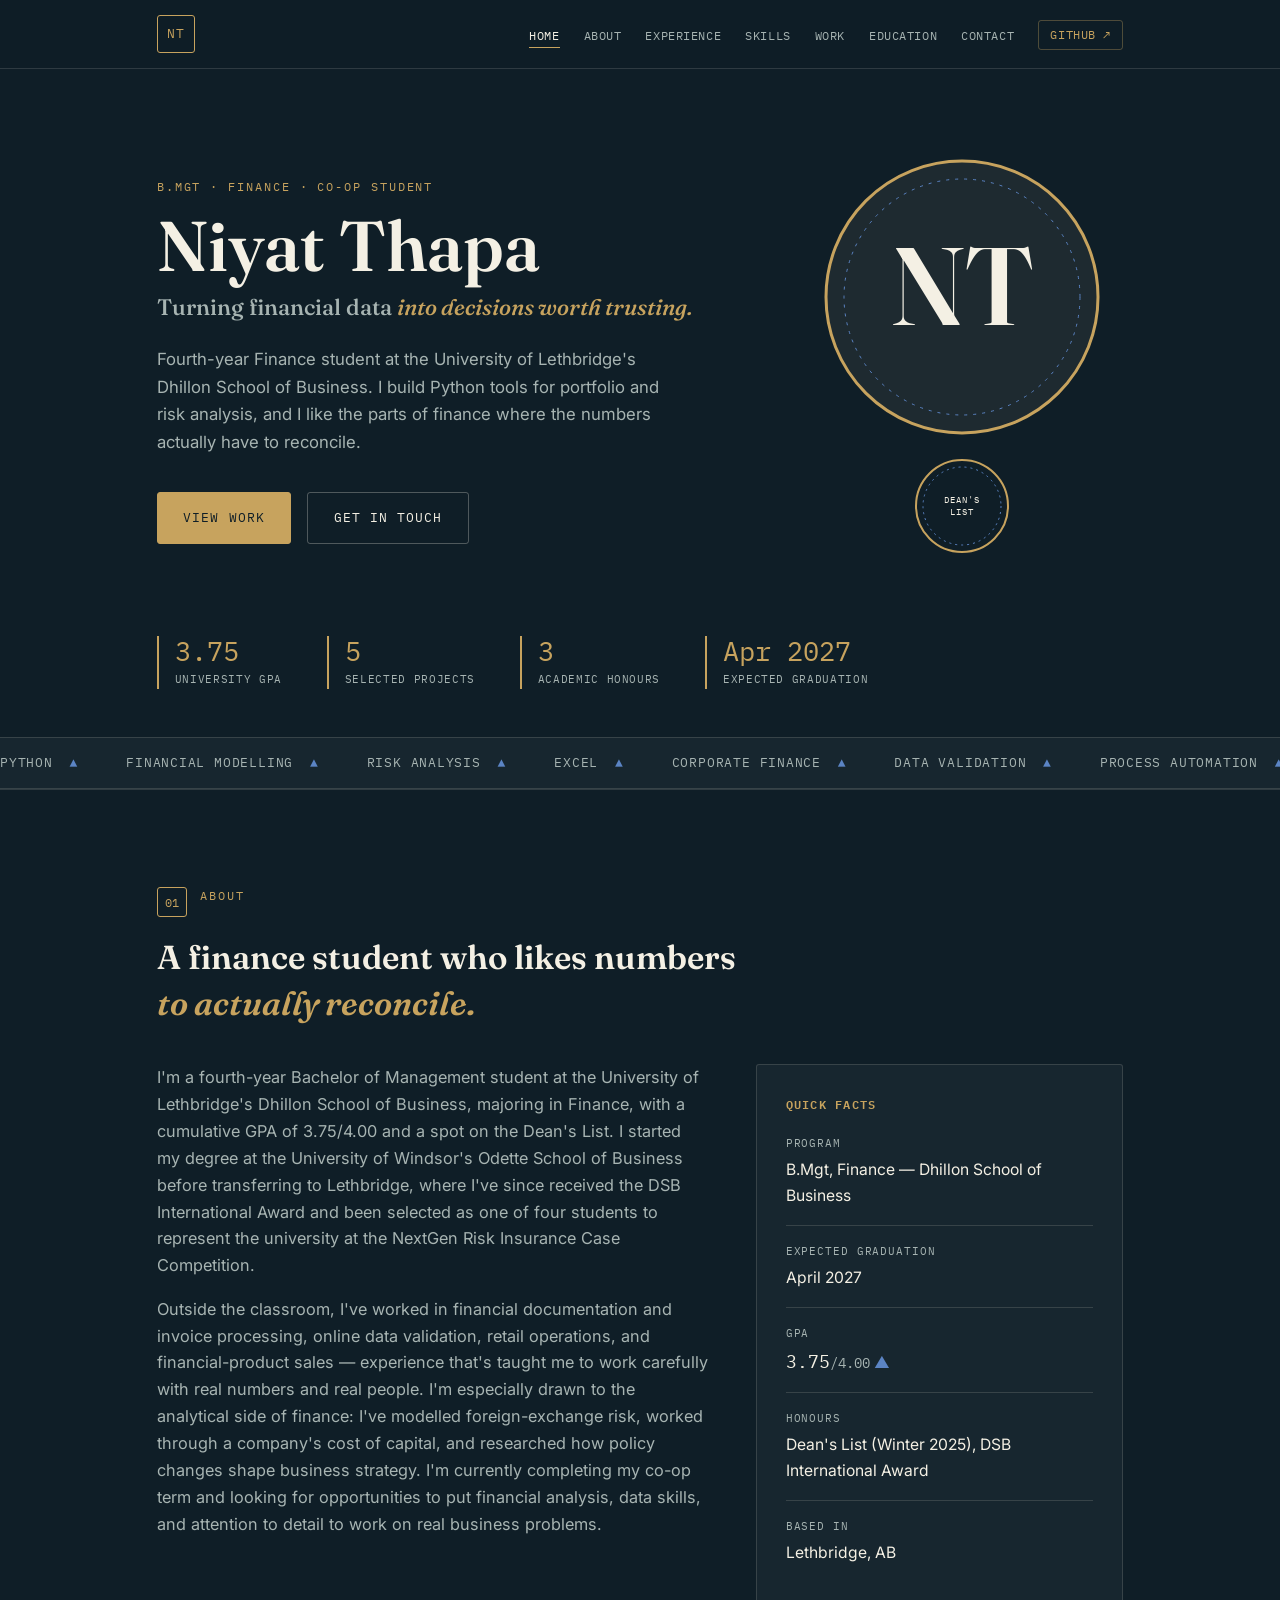
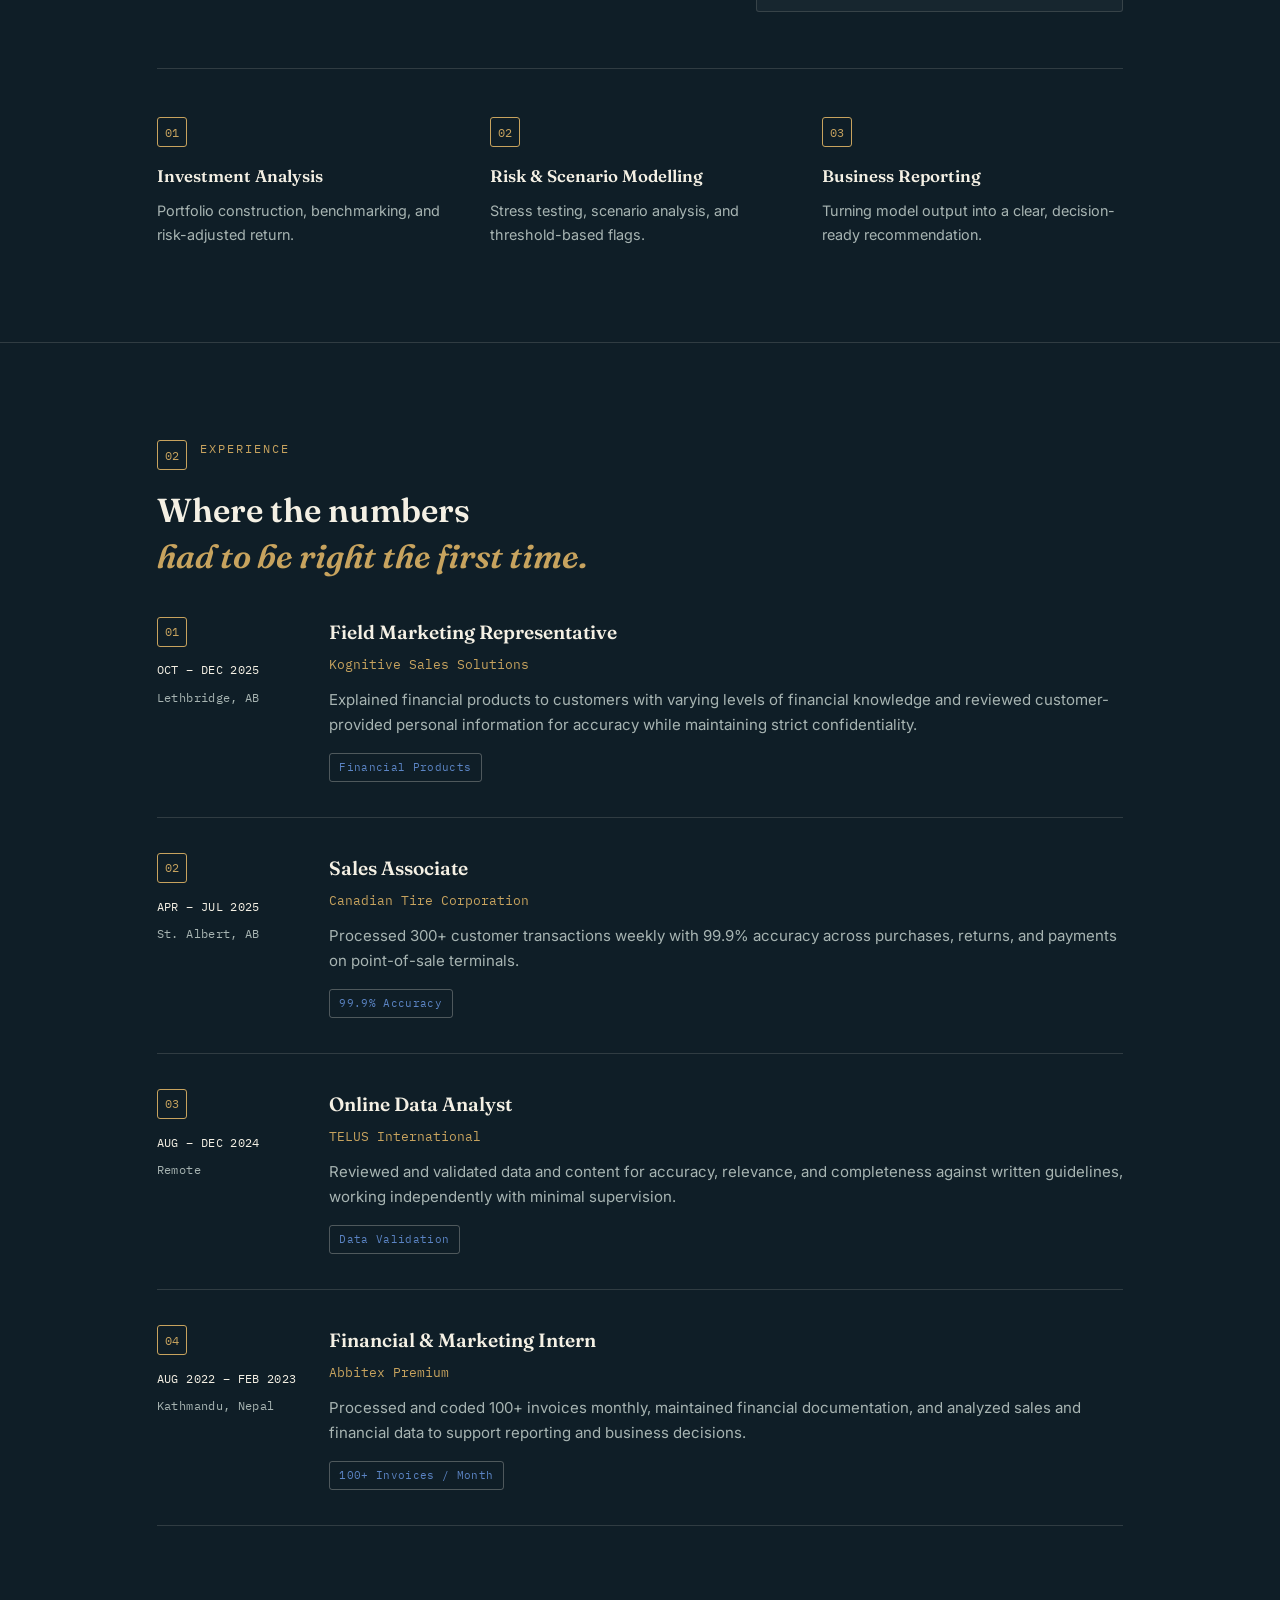
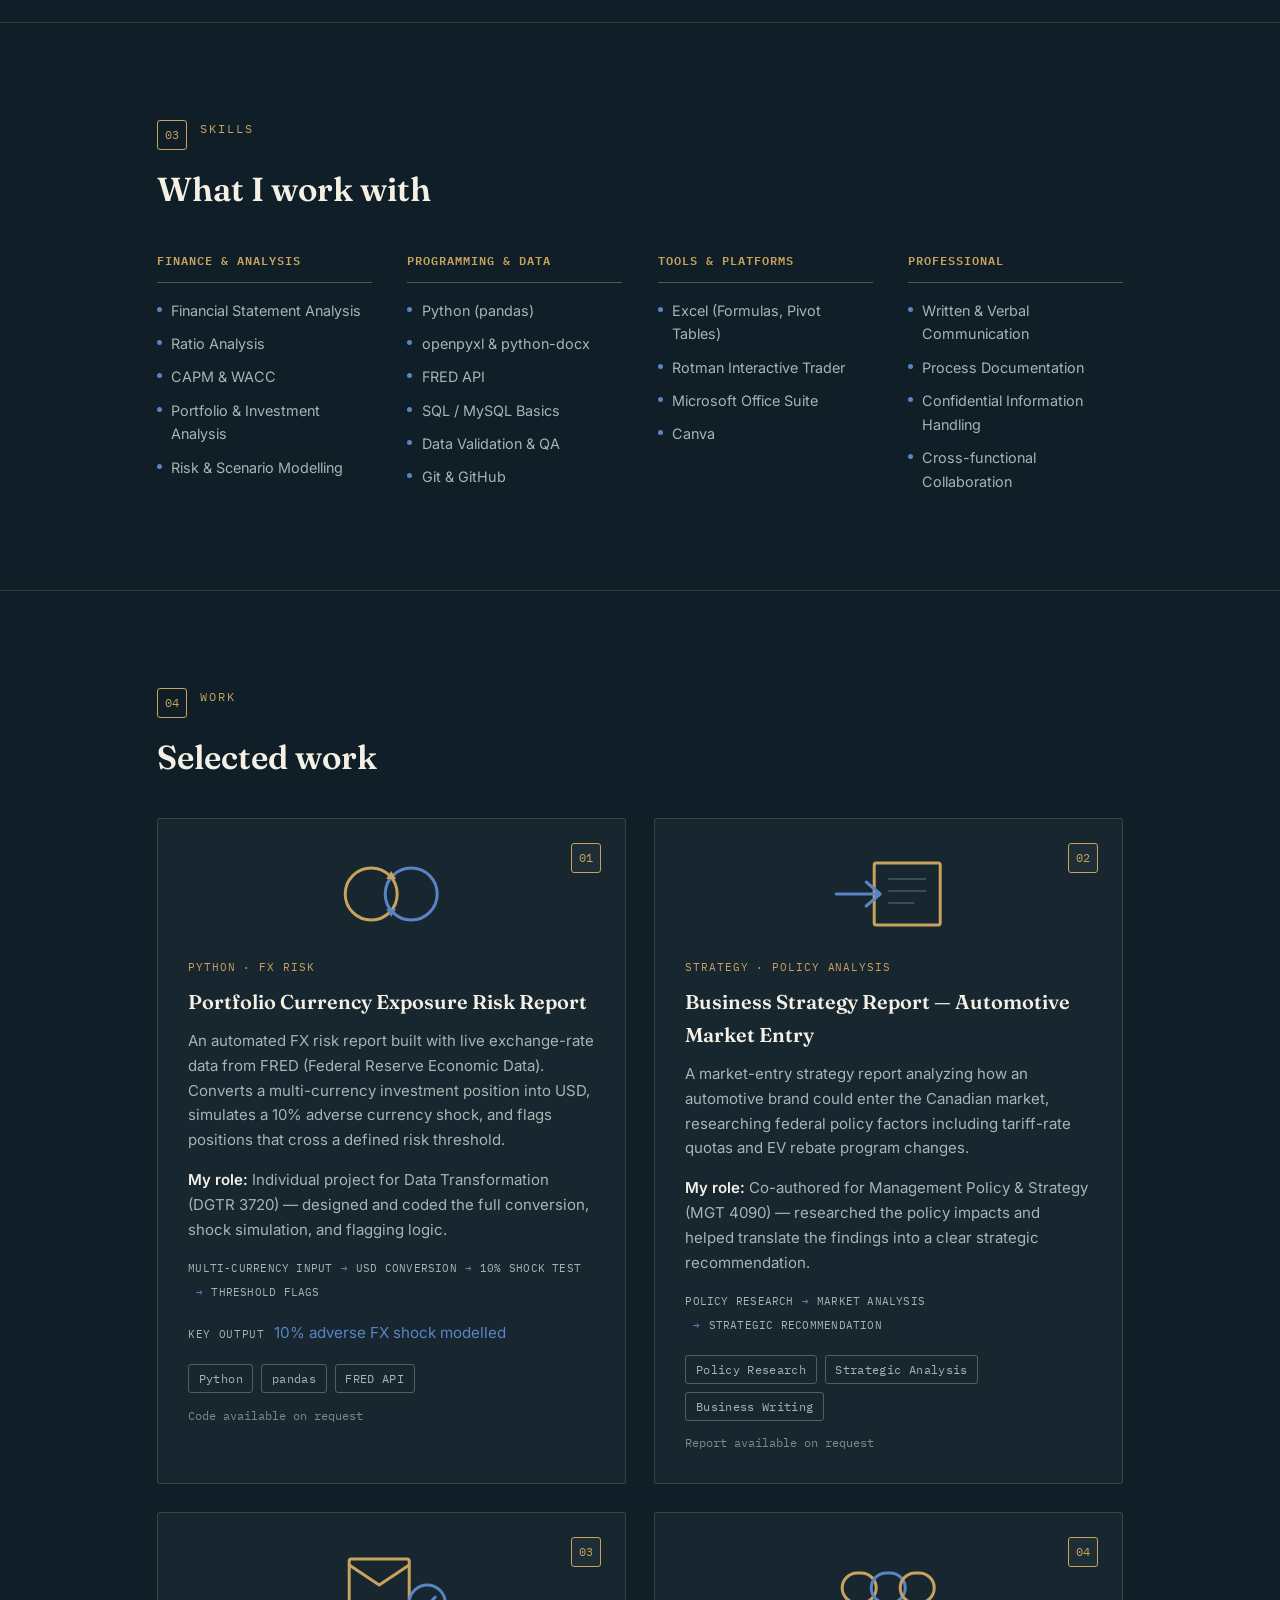
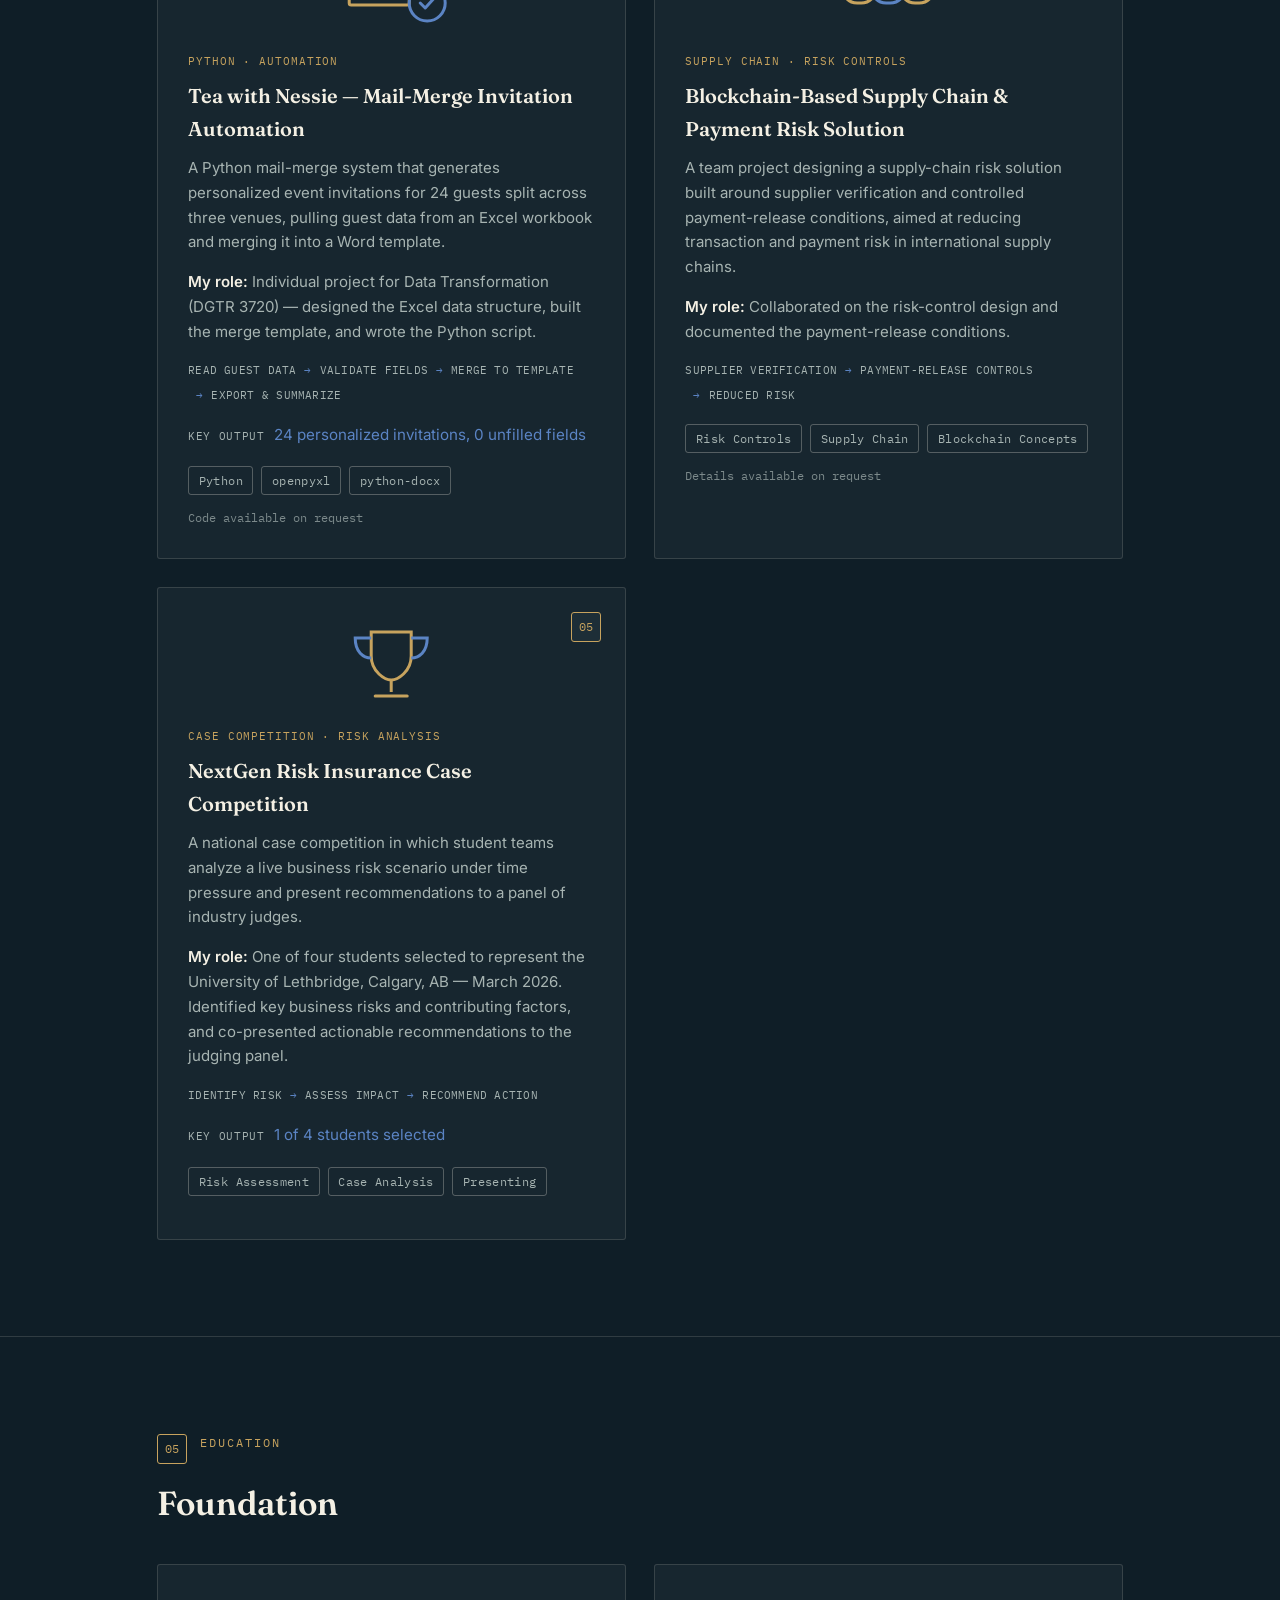
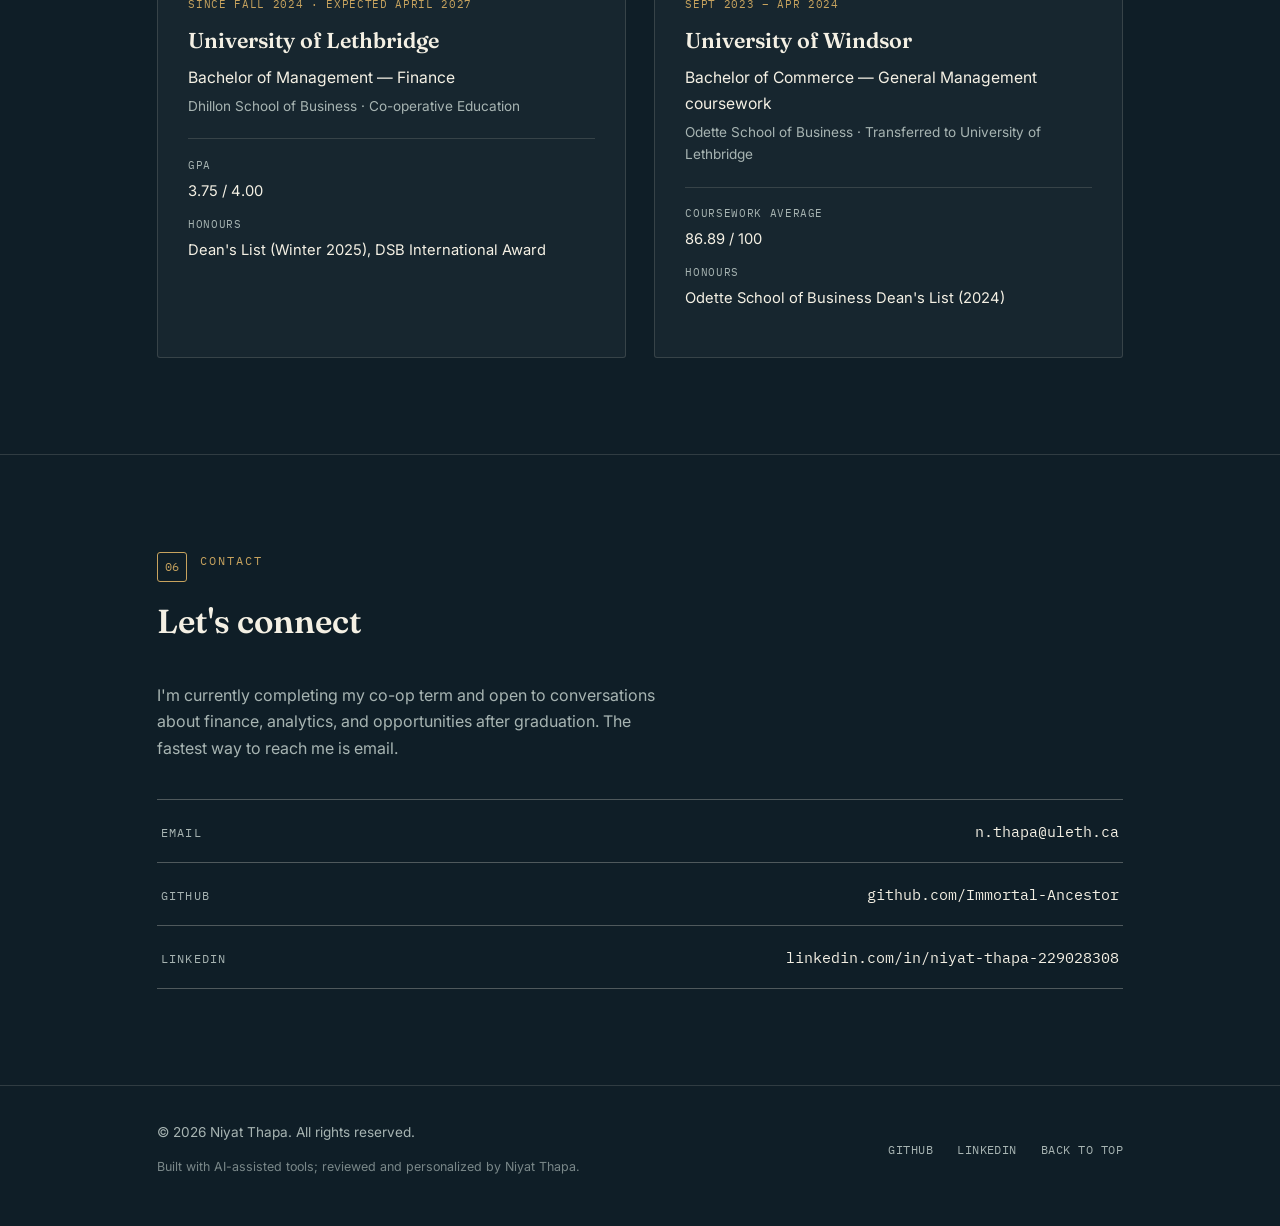
<file: index (3).html>
<!DOCTYPE html>
<html lang="en">
<head>
    <meta charset="UTF-8">
    <meta name="viewport" content="width=device-width, initial-scale=1.0">
    <title>Niyat Thapa | Finance Portfolio</title>
    <meta name="description" content="Niyat Thapa — Finance co-op student at the University of Lethbridge. Portfolio, experience, and projects in financial analysis, investment research, and risk.">

    <link rel="preconnect" href="https://fonts.googleapis.com">
    <link rel="preconnect" href="https://fonts.gstatic.com" crossorigin>
    <link href="https://fonts.googleapis.com/css2?family=Fraunces:ital,opsz,wght@0,9..144,500;0,9..144,600;0,9..144,700;1,9..144,500;1,9..144,600&family=IBM+Plex+Mono:wght@400;500;600&family=Inter:wght@400;500;600;700&display=swap" rel="stylesheet">

    <style>
/* =========================================================
   Niyat Thapa — Portfolio
   Design: a finance "ledger" aesthetic — deep navy paper,
   brass and steel-blue ink, serif headings, monospace data.
   ========================================================= */

:root {
    /* colour */
    --ink: #0F1E27;
    --ink-raised: #17262F;
    --ink-raised-2: #1D2E37;
    --ivory: #F4F0E4;
    --ivory-dim: #A7B4B2;
    --brass: #C7A35E;
    --brass-soft: rgba(199, 163, 94, 0.35);
    --accent-blue: #5B84C4;
    --rule: rgba(244, 240, 228, 0.14);
    --rule-strong: rgba(244, 240, 228, 0.28);

    /* type */
    --font-display: "Fraunces", Georgia, serif;
    --font-mono: "IBM Plex Mono", "Courier New", monospace;
    --font-body: "Inter", -apple-system, BlinkMacSystemFont, sans-serif;

    /* layout */
    --max-width: 1120px;
    --gutter: 6%;
    --radius: 3px;
}

/* ---------- reset ---------- */
* { box-sizing: border-box; }
html { scroll-behavior: smooth; }

body {
    margin: 0;
    background: var(--ink);
    color: var(--ivory);
    font-family: var(--font-body);
    line-height: 1.65;
    -webkit-font-smoothing: antialiased;
}

h1, h2, h3, h4 { font-family: var(--font-display); font-weight: 600; margin: 0; }
p { margin: 0 0 1em; }
ul { margin: 0; padding: 0; list-style: none; }
a { color: inherit; text-decoration: none; }
img { max-width: 100%; height: auto; display: block; }

a:focus-visible,
button:focus-visible {
    outline: 2px solid var(--accent-blue);
    outline-offset: 3px;
}

.container {
    max-width: var(--max-width);
    margin: 0 auto;
    padding: 0 var(--gutter);
}

/* ---------- reveal-on-scroll ---------- */
.reveal {
    opacity: 0;
    transform: translateY(16px);
    transition: opacity 0.6s ease, transform 0.6s ease;
}
.reveal.in-view {
    opacity: 1;
    transform: translateY(0);
}
@media (prefers-reduced-motion: reduce) {
    .reveal { opacity: 1; transform: none; transition: none; }
    html { scroll-behavior: auto; }
}

/* ---------- eyebrow / section titles ---------- */
.eyebrow {
    font-family: var(--font-mono);
    font-size: 0.75rem;
    letter-spacing: 0.16em;
    text-transform: uppercase;
    color: var(--brass);
}

.eyebrow-row {
    display: flex;
    align-items: center;
    gap: 0.85rem;
    margin-bottom: 1.1rem;
}

.index-chip {
    display: inline-flex;
    align-items: center;
    justify-content: center;
    width: 30px;
    height: 30px;
    flex-shrink: 0;
    border: 1px solid var(--brass);
    border-radius: var(--radius);
    font-family: var(--font-mono);
    font-size: 0.72rem;
    color: var(--brass);
}

.section-title {
    font-size: clamp(1.6rem, 2.6vw, 2.1rem);
    line-height: 1.25;
    max-width: 34ch;
    margin-bottom: 2.5rem;
}
.section-title em {
    display: block;
    font-style: italic;
    color: var(--brass);
    margin-top: 0.15em;
}

.section { padding: 6rem 0; border-top: 1px solid var(--rule); }

/* ---------- buttons ---------- */
.btn {
    display: inline-block;
    font-family: var(--font-mono);
    font-size: 0.8rem;
    letter-spacing: 0.08em;
    text-transform: uppercase;
    padding: 0.9rem 1.6rem;
    border-radius: var(--radius);
    border: 1px solid transparent;
    transition: background 0.2s ease, border-color 0.2s ease, transform 0.15s ease;
}
.btn-primary {
    background: var(--brass);
    color: var(--ink);
    border-color: var(--brass);
}
.btn-primary:hover { background: #d6b46e; transform: translateY(-1px); }
.btn-ghost {
    border-color: var(--rule-strong);
    color: var(--ivory);
}
.btn-ghost:hover { border-color: var(--brass); color: var(--brass); }

/* =========================================================
   HEADER / NAV
   ========================================================= */
.site-header {
    position: sticky;
    top: 0;
    z-index: 100;
    background: rgba(15, 30, 39, 0.85);
    backdrop-filter: blur(8px);
    border-bottom: 1px solid var(--rule);
}

.header-inner {
    display: flex;
    align-items: center;
    justify-content: space-between;
    height: 68px;
}

.logo-mark {
    display: inline-flex;
    align-items: center;
    justify-content: center;
    width: 38px;
    height: 38px;
    border: 1px solid var(--brass);
    border-radius: var(--radius);
    font-family: var(--font-mono);
    font-size: 0.8rem;
    letter-spacing: 0.04em;
    color: var(--brass);
}

.nav-links {
    display: flex;
    align-items: center;
    gap: 1.5rem;
}

.nav-link {
    font-family: var(--font-mono);
    font-size: 0.72rem;
    letter-spacing: 0.05em;
    text-transform: uppercase;
    color: var(--ivory-dim);
    padding-bottom: 4px;
    border-bottom: 1px solid transparent;
    transition: color 0.2s ease, border-color 0.2s ease;
}
.nav-link:hover,
.nav-link.active {
    color: var(--ivory);
    border-color: var(--brass);
}

.nav-link.nav-cta {
    color: var(--brass);
    border: 1px solid var(--brass-soft);
    border-radius: var(--radius);
    padding: 0.4rem 0.7rem;
}
.nav-link.nav-cta:hover {
    border-color: var(--brass);
    background: var(--ink-raised-2);
}

.nav-toggle {
    display: none;
    flex-direction: column;
    justify-content: center;
    gap: 5px;
    width: 38px;
    height: 38px;
    background: none;
    border: 1px solid var(--rule-strong);
    border-radius: var(--radius);
    cursor: pointer;
}
.nav-toggle span {
    display: block;
    width: 16px;
    height: 2px;
    margin: 0 auto;
    background: var(--ivory);
    transition: transform 0.2s ease, opacity 0.2s ease;
}
.nav-toggle[aria-expanded="true"] span:nth-child(1) { transform: translateY(7px) rotate(45deg); }
.nav-toggle[aria-expanded="true"] span:nth-child(2) { opacity: 0; }
.nav-toggle[aria-expanded="true"] span:nth-child(3) { transform: translateY(-7px) rotate(-45deg); }

/* =========================================================
   HERO
   ========================================================= */
.hero {
    padding-top: 5.5rem;
    overflow: hidden;
}

.hero-inner {
    display: grid;
    grid-template-columns: 1.3fr 0.7fr;
    gap: 3rem;
    align-items: center;
    padding-bottom: 4.5rem;
}

.hero-name {
    font-size: clamp(2.6rem, 6vw, 4.4rem);
    line-height: 1.05;
    margin: 0.3rem 0 0.6rem;
}

.hero-tagline {
    font-family: var(--font-display);
    font-weight: 500;
    font-size: clamp(1.1rem, 2vw, 1.4rem);
    color: var(--ivory-dim);
    line-height: 1.4;
    margin-bottom: 1.4rem;
}
.hero-tagline em {
    font-style: italic;
    color: var(--brass);
}

.hero-intro {
    max-width: 46ch;
    color: var(--ivory-dim);
    font-size: 1.05rem;
    margin-bottom: 2.2rem;
}

.hero-actions { display: flex; gap: 1rem; flex-wrap: wrap; }

.hero-visual {
    justify-self: center;
    display: flex;
    flex-direction: column;
    align-items: center;
    gap: 1.2rem;
}
.hero-visual img { width: min(280px, 60vw); height: auto; }

.badge-ring { width: 100px; }
.badge-ring svg { width: 100%; height: auto; }

/* ---------- stat strip ---------- */
.stat-strip {
    display: flex;
    flex-wrap: wrap;
    gap: 2.2rem 2.8rem;
    padding-bottom: 3rem;
}
.stat-tile {
    border-left: 2px solid var(--brass);
    padding-left: 1rem;
    min-width: 120px;
}
.stat-value, .stat-static {
    display: block;
    font-family: var(--font-mono);
    font-size: 1.7rem;
    color: var(--brass);
    line-height: 1.1;
}
.stat-label {
    display: block;
    margin-top: 0.35rem;
    font-family: var(--font-mono);
    font-size: 0.68rem;
    letter-spacing: 0.06em;
    text-transform: uppercase;
    color: var(--ivory-dim);
}

/* ticker tape */
.ticker {
    border-top: 1px solid var(--rule);
    border-bottom: 1px solid var(--rule);
    background: var(--ink-raised);
    overflow: hidden;
    white-space: nowrap;
}
.ticker-track {
    display: inline-flex;
    gap: 3rem;
    padding: 0.9rem 0;
    animation: ticker 32s linear infinite;
    font-family: var(--font-mono);
    font-size: 0.82rem;
    letter-spacing: 0.06em;
    color: var(--ivory-dim);
}
.ticker-track span { display: inline-flex; align-items: center; gap: 0.5rem; white-space: nowrap; }
.ticker-track em { font-style: normal; color: var(--accent-blue); }

@keyframes ticker {
    from { transform: translateX(0); }
    to   { transform: translateX(-50%); }
}
@media (prefers-reduced-motion: reduce) {
    .ticker-track { animation: none; }
    .ticker { overflow-x: auto; }
}

/* =========================================================
   ABOUT
   ========================================================= */
.about-grid {
    display: grid;
    grid-template-columns: 1.5fr 1fr;
    gap: 3rem;
    align-items: start;
}

.about-text p { color: var(--ivory-dim); font-size: 1.02rem; }
.about-text p:last-child { margin-bottom: 0; }

.fact-card {
    background: var(--ink-raised);
    border: 1px solid var(--rule);
    border-radius: var(--radius);
    padding: 1.8rem;
}
.fact-card h3 {
    font-family: var(--font-mono);
    font-size: 0.78rem;
    letter-spacing: 0.1em;
    text-transform: uppercase;
    color: var(--brass);
    margin-bottom: 1.2rem;
}
.fact-list { display: flex; flex-direction: column; gap: 1rem; }
.fact { padding-bottom: 1rem; border-bottom: 1px solid var(--rule); }
.fact:last-child { border-bottom: none; padding-bottom: 0; }
.fact dt {
    font-family: var(--font-mono);
    font-size: 0.7rem;
    letter-spacing: 0.08em;
    text-transform: uppercase;
    color: var(--ivory-dim);
    margin-bottom: 0.3rem;
}
.fact dd { margin: 0; font-size: 0.98rem; }

.gpa { font-family: var(--font-mono); font-size: 1.1rem; color: var(--ivory); }
.gpa-max { color: var(--ivory-dim); font-size: 0.85rem; }
.gpa-up { color: var(--accent-blue); }

/* ---------- focus triad ---------- */
.focus-triad {
    display: grid;
    grid-template-columns: repeat(3, 1fr);
    gap: 2rem;
    margin-top: 3.5rem;
    padding-top: 3rem;
    border-top: 1px solid var(--rule);
}
.focus-item h4 {
    font-size: 1.05rem;
    margin: 1rem 0 0.5rem;
}
.focus-item p {
    font-size: 0.9rem;
    color: var(--ivory-dim);
    margin: 0;
}

/* =========================================================
   EXPERIENCE / TIMELINE
   ========================================================= */
.timeline { display: flex; flex-direction: column; }
.timeline-item {
    display: grid;
    grid-template-columns: 140px 1fr;
    gap: 2rem;
    padding: 2.2rem 0;
    border-bottom: 1px solid var(--rule);
}
.timeline-item:first-child { padding-top: 0; }

.timeline-meta { display: flex; flex-direction: column; gap: 0.55rem; }
.timeline-dates, .timeline-place {
    font-family: var(--font-mono);
    font-size: 0.72rem;
    letter-spacing: 0.03em;
    color: var(--ivory-dim);
    margin: 0;
}
.timeline-dates { color: var(--ivory); margin-top: 0.3rem; }

.timeline-body h3 { font-size: 1.2rem; margin-bottom: 0.35rem; }
.timeline-company {
    font-family: var(--font-mono);
    font-size: 0.8rem;
    color: var(--brass);
    margin-bottom: 0.8rem;
}
.timeline-desc { font-size: 0.94rem; color: var(--ivory-dim); margin-bottom: 0.9rem; }
.timeline-tag {
    display: inline-block;
    font-family: var(--font-mono);
    font-size: 0.7rem;
    letter-spacing: 0.03em;
    color: var(--accent-blue);
    border: 1px solid var(--rule-strong);
    border-radius: var(--radius);
    padding: 0.25rem 0.6rem;
}

/* =========================================================
   EDUCATION
   ========================================================= */
.edu-grid {
    display: grid;
    grid-template-columns: 1fr 1fr;
    gap: 1.75rem;
}
.edu-card {
    background: var(--ink-raised);
    border: 1px solid var(--rule);
    border-radius: var(--radius);
    padding: 1.9rem;
}
.edu-dates {
    font-family: var(--font-mono);
    font-size: 0.7rem;
    letter-spacing: 0.06em;
    color: var(--brass);
    margin-bottom: 0.6rem;
}
.edu-card h3 { font-size: 1.35rem; margin-bottom: 0.4rem; }
.edu-degree { font-size: 0.98rem; margin-bottom: 0.25rem; }
.edu-detail { font-size: 0.85rem; color: var(--ivory-dim); margin-bottom: 1.3rem; }
.edu-stats {
    display: flex;
    flex-direction: column;
    gap: 0.8rem;
    padding-top: 1.1rem;
    border-top: 1px solid var(--rule);
}
.edu-stats dt {
    font-family: var(--font-mono);
    font-size: 0.68rem;
    letter-spacing: 0.06em;
    text-transform: uppercase;
    color: var(--ivory-dim);
    margin-bottom: 0.25rem;
}
.edu-stats dd { margin: 0; font-size: 0.92rem; }

/* =========================================================
   SKILLS
   ========================================================= */
.skills-grid {
    display: grid;
    grid-template-columns: repeat(4, 1fr);
    gap: 2.2rem;
}

.skill-group h3 {
    font-family: var(--font-mono);
    font-size: 0.78rem;
    letter-spacing: 0.08em;
    text-transform: uppercase;
    color: var(--brass);
    margin-bottom: 1rem;
    padding-bottom: 0.7rem;
    border-bottom: 1px solid var(--rule-strong);
}

.tag-list { display: flex; flex-direction: column; gap: 0.6rem; }
.tag {
    font-size: 0.9rem;
    color: var(--ivory-dim);
    padding-left: 0.9rem;
    position: relative;
}
.tag::before {
    content: "";
    position: absolute;
    left: 0;
    top: 0.55em;
    width: 5px;
    height: 5px;
    background: var(--accent-blue);
    border-radius: 50%;
}

/* =========================================================
   PROJECTS
   ========================================================= */
.projects-grid {
    display: grid;
    grid-template-columns: repeat(2, 1fr);
    gap: 1.75rem;
}

.project-card {
    position: relative;
    background: var(--ink-raised);
    border: 1px solid var(--rule);
    border-radius: var(--radius);
    padding: 1.9rem;
    transition: border-color 0.2s ease, transform 0.2s ease;
}
.project-card:hover {
    border-color: var(--brass-soft);
    transform: translateY(-3px);
}

.project-index {
    position: absolute;
    top: 1.5rem;
    right: 1.5rem;
    background: var(--ink-raised-2);
}

.project-visual {
    width: 100%;
    height: 90px;
    margin-bottom: 1.2rem;
}
.project-visual svg { width: 100%; height: 100%; }

.project-docket {
    font-family: var(--font-mono);
    font-size: 0.7rem;
    letter-spacing: 0.08em;
    color: var(--brass);
    margin-bottom: 0.5rem;
}

.project-card h3 { font-size: 1.25rem; margin-bottom: 0.7rem; }

.project-desc, .project-role {
    font-size: 0.94rem;
    color: var(--ivory-dim);
}
.project-role strong { color: var(--ivory); font-weight: 600; }

.project-flow {
    display: flex;
    flex-wrap: wrap;
    gap: 0.4rem 0;
    margin: 1.1rem 0;
    font-family: var(--font-mono);
    font-size: 0.68rem;
    letter-spacing: 0.02em;
    text-transform: uppercase;
    color: var(--ivory-dim);
}
.project-flow li:not(:first-child)::before {
    content: "→";
    color: var(--accent-blue);
    margin: 0 0.5rem;
}

.project-key {
    display: flex;
    align-items: baseline;
    gap: 0.6rem;
    font-size: 0.95rem;
    color: var(--accent-blue);
    margin-bottom: 1rem;
}
.project-key span {
    font-family: var(--font-mono);
    font-size: 0.68rem;
    letter-spacing: 0.06em;
    text-transform: uppercase;
    color: var(--ivory-dim);
}

.project-tech {
    display: flex;
    flex-wrap: wrap;
    gap: 0.5rem;
    margin: 1.2rem 0 0.8rem;
}
.project-tech li {
    font-family: var(--font-mono);
    font-size: 0.72rem;
    letter-spacing: 0.03em;
    color: var(--ivory-dim);
    border: 1px solid var(--rule-strong);
    border-radius: var(--radius);
    padding: 0.25rem 0.6rem;
}

.project-link-note {
    font-family: var(--font-mono);
    font-size: 0.72rem;
    color: var(--ivory-dim);
    opacity: 0.7;
    margin: 0;
}

/* =========================================================
   CONTACT
   ========================================================= */
.contact-intro { max-width: 52ch; color: var(--ivory-dim); margin-bottom: 2.4rem; }

.contact-list {
    display: flex;
    flex-direction: column;
    border-top: 1px solid var(--rule-strong);
}
.contact-item {
    display: flex;
    align-items: baseline;
    justify-content: space-between;
    padding: 1.15rem 0.25rem;
    border-bottom: 1px solid var(--rule-strong);
    transition: padding-left 0.2s ease, color 0.2s ease;
}
.contact-item:hover { padding-left: 0.75rem; color: var(--brass); }

.contact-label {
    font-family: var(--font-mono);
    font-size: 0.75rem;
    letter-spacing: 0.1em;
    text-transform: uppercase;
    color: var(--ivory-dim);
}
.contact-item:hover .contact-label { color: var(--brass); }

.contact-value { font-family: var(--font-mono); font-size: 0.95rem; }

/* =========================================================
   FOOTER
   ========================================================= */
.site-footer {
    border-top: 1px solid var(--rule);
    padding: 2.2rem 0 3rem;
}
.footer-inner {
    display: flex;
    align-items: center;
    justify-content: space-between;
    flex-wrap: wrap;
    gap: 1rem;
    font-size: 0.85rem;
    color: var(--ivory-dim);
}
.footer-note {
    margin: 0.3rem 0 0;
    font-size: 0.78rem;
    color: var(--ivory-dim);
    opacity: 0.7;
}

.footer-links { display: flex; gap: 1.5rem; font-family: var(--font-mono); font-size: 0.75rem; letter-spacing: 0.04em; text-transform: uppercase; }
.footer-links a { color: var(--ivory-dim); transition: color 0.2s ease; }
.footer-links a:hover { color: var(--brass); }

/* ---------- scroll-to-top ---------- */
.scroll-top {
    position: fixed;
    right: 1.5rem;
    bottom: 1.5rem;
    width: 42px;
    height: 42px;
    border-radius: var(--radius);
    border: 1px solid var(--brass);
    background: var(--ink-raised-2);
    color: var(--brass);
    font-size: 1.1rem;
    line-height: 1;
    cursor: pointer;
    opacity: 0;
    visibility: hidden;
    transform: translateY(8px);
    transition: opacity 0.25s ease, transform 0.25s ease, visibility 0.25s;
    z-index: 90;
}
.scroll-top.visible {
    opacity: 1;
    visibility: visible;
    transform: translateY(0);
}
.scroll-top:hover { background: var(--brass); color: var(--ink); }

/* =========================================================
   RESPONSIVE
   ========================================================= */
@media (max-width: 960px) {
    .nav-toggle { display: flex; }
    .nav-links {
        position: absolute;
        top: 68px;
        left: 0;
        right: 0;
        flex-direction: column;
        align-items: stretch;
        gap: 0;
        background: var(--ink);
        border-bottom: 1px solid var(--rule);
        max-height: 0;
        overflow: hidden;
        transition: max-height 0.3s ease;
    }
    .nav-links.show { max-height: 480px; }
    .nav-links li { border-bottom: 1px solid var(--rule); }
    .nav-link { display: block; padding: 1rem var(--gutter); }
    .nav-link.nav-cta { border: none; border-radius: 0; padding: 1rem var(--gutter); }
}

@media (max-width: 900px) {
    .hero-inner { grid-template-columns: 1fr; text-align: left; padding-bottom: 2.5rem; }
    .hero-visual { justify-self: start; flex-direction: row; margin-top: 1rem; }
    .hero-visual img { width: 140px; }
    .badge-ring { width: 84px; }

    .about-grid { grid-template-columns: 1fr; }
    .focus-triad { grid-template-columns: 1fr; gap: 2.2rem; }

    .timeline-item { grid-template-columns: 1fr; gap: 0.8rem; }
    .timeline-meta { flex-direction: row; align-items: center; gap: 0.9rem; }

    .edu-grid { grid-template-columns: 1fr; }

    .skills-grid { grid-template-columns: repeat(2, 1fr); }
    .projects-grid { grid-template-columns: 1fr; }
}

@media (max-width: 700px) {
    :root { --gutter: 6%; }
    .section { padding: 4rem 0; }

    .stat-strip { gap: 1.6rem 2rem; }
    .stat-tile { min-width: 44%; }

    .skills-grid { grid-template-columns: 1fr; }

    .contact-item { flex-direction: column; align-items: flex-start; gap: 0.3rem; }

    .footer-inner { flex-direction: column; align-items: flex-start; }
}

    </style>
</head>
<body>

    <header class="site-header" id="siteHeader">
        <div class="container header-inner">
            <a href="#home" class="logo" aria-label="Niyat Thapa, back to top">
                <span class="logo-mark">NT</span>
            </a>

            <nav class="nav" aria-label="Primary">
                <ul class="nav-links" id="navLinks">
                    <li><a href="#home" class="nav-link">Home</a></li>
                    <li><a href="#about" class="nav-link">About</a></li>
                    <li><a href="#experience" class="nav-link">Experience</a></li>
                    <li><a href="#skills" class="nav-link">Skills</a></li>
                    <li><a href="#projects" class="nav-link">Work</a></li>
                    <li><a href="#education" class="nav-link">Education</a></li>
                    <li><a href="#contact" class="nav-link">Contact</a></li>
                    <li><a href="https://github.com/Immortal-Ancestor" class="nav-link nav-cta" target="_blank" rel="noopener">GitHub ↗</a></li>
                </ul>
            </nav>

            <button class="nav-toggle" id="navToggle" aria-label="Toggle navigation menu" aria-expanded="false" aria-controls="navLinks">
                <span></span><span></span><span></span>
            </button>
        </div>
    </header>

    <main>

        <!-- ================= HERO ================= -->
        <section class="hero" id="home">
            <div class="container hero-inner">
                <div class="hero-copy reveal">
                    <p class="eyebrow">B.MGT · FINANCE · CO-OP STUDENT</p>
                    <h1 class="hero-name">Niyat Thapa</h1>
                    <p class="hero-tagline">Turning financial data <em>into decisions worth trusting.</em></p>
                    <p class="hero-intro">
                        Fourth-year Finance student at the University of Lethbridge's Dhillon
                        School of Business. I build Python tools for portfolio and risk
                        analysis, and I like the parts of finance where the numbers actually
                        have to reconcile.
                    </p>
                    <div class="hero-actions">
                        <a href="#projects" class="btn btn-primary">View Work</a>
                        <a href="#contact" class="btn btn-ghost">Get in Touch</a>
                    </div>
                </div>

                <div class="hero-visual reveal">
                    <svg width="280" height="280" viewBox="0 0 280 280" role="img" aria-label="Monogram badge with the initials N T in navy and gold">
                        <circle cx="140" cy="140" r="136" fill="#1E2A30" stroke="#C7A35E" stroke-width="3"/>
                        <circle cx="140" cy="140" r="118" fill="none" stroke="#5B84C4" stroke-width="1" stroke-dasharray="3 6"/>
                        <text x="140" y="168" text-anchor="middle" font-family="Fraunces, serif" font-size="110" font-weight="600" fill="#F4F0E4">NT</text>
                    </svg>
                    <div class="badge-ring" role="img" aria-label="Dean's List honouree">
                        <svg viewBox="0 0 100 100">
                            <circle cx="50" cy="50" r="46" fill="none" stroke="#C7A35E" stroke-width="2"/>
                            <circle cx="50" cy="50" r="39" fill="none" stroke="#5B84C4" stroke-width="1" stroke-dasharray="2 4"/>
                            <text x="50" y="47" text-anchor="middle" font-family="IBM Plex Mono, monospace" font-size="9" fill="#F4F0E4" letter-spacing="1">DEAN'S</text>
                            <text x="50" y="59" text-anchor="middle" font-family="IBM Plex Mono, monospace" font-size="9" fill="#F4F0E4" letter-spacing="1">LIST</text>
                        </svg>
                    </div>
                </div>
            </div>

            <div class="container">
                <div class="stat-strip reveal">
                    <div class="stat-tile">
                        <span class="stat-value" data-count="3.75" data-decimals="2">3.75</span>
                        <span class="stat-label">University GPA</span>
                    </div>
                    <div class="stat-tile">
                        <span class="stat-value" data-count="5" data-decimals="0">5</span>
                        <span class="stat-label">Selected Projects</span>
                    </div>
                    <div class="stat-tile">
                        <span class="stat-value" data-count="3" data-decimals="0">3</span>
                        <span class="stat-label">Academic Honours</span>
                    </div>
                    <div class="stat-tile">
                        <span class="stat-static">Apr 2027</span>
                        <span class="stat-label">Expected Graduation</span>
                    </div>
                </div>
            </div>

            <div class="ticker" aria-hidden="true">
                <div class="ticker-track">
                    <span>PYTHON&nbsp;<em>▲</em></span>
                    <span>FINANCIAL MODELLING&nbsp;<em>▲</em></span>
                    <span>RISK ANALYSIS&nbsp;<em>▲</em></span>
                    <span>EXCEL&nbsp;<em>▲</em></span>
                    <span>CORPORATE FINANCE&nbsp;<em>▲</em></span>
                    <span>DATA VALIDATION&nbsp;<em>▲</em></span>
                    <span>PROCESS AUTOMATION&nbsp;<em>▲</em></span>
                    <span>INVESTMENT RESEARCH&nbsp;<em>▲</em></span>
                    <span>PYTHON&nbsp;<em>▲</em></span>
                    <span>FINANCIAL MODELLING&nbsp;<em>▲</em></span>
                    <span>RISK ANALYSIS&nbsp;<em>▲</em></span>
                    <span>EXCEL&nbsp;<em>▲</em></span>
                    <span>CORPORATE FINANCE&nbsp;<em>▲</em></span>
                    <span>DATA VALIDATION&nbsp;<em>▲</em></span>
                    <span>PROCESS AUTOMATION&nbsp;<em>▲</em></span>
                    <span>INVESTMENT RESEARCH&nbsp;<em>▲</em></span>
                </div>
            </div>
        </section>

        <!-- ================= ABOUT ================= -->
        <section class="section about" id="about">
            <div class="container">
                <div class="eyebrow-row reveal">
                    <span class="index-chip">01</span>
                    <p class="eyebrow">ABOUT</p>
                </div>
                <h2 class="section-title reveal">A finance student who likes numbers<br><em>to actually reconcile.</em></h2>

                <div class="about-grid">
                    <div class="about-text reveal">
                        <p>
                            I'm a fourth-year Bachelor of Management student at the University
                            of Lethbridge's Dhillon School of Business, majoring in Finance,
                            with a cumulative GPA of 3.75/4.00 and a spot on the Dean's List.
                            I started my degree at the University of Windsor's Odette School
                            of Business before transferring to Lethbridge, where I've since
                            received the DSB International Award and been selected as one of
                            four students to represent the university at the NextGen Risk
                            Insurance Case Competition.
                        </p>
                        <p>
                            Outside the classroom, I've worked in financial documentation and
                            invoice processing, online data validation, retail operations, and
                            financial-product sales — experience that's taught me to work
                            carefully with real numbers and real people. I'm especially drawn
                            to the analytical side of finance: I've modelled foreign-exchange
                            risk, worked through a company's cost of capital, and researched
                            how policy changes shape business strategy. I'm currently
                            completing my co-op term and looking for opportunities to put
                            financial analysis, data skills, and attention to detail to work
                            on real business problems.
                        </p>
                    </div>

                    <aside class="fact-card reveal">
                        <h3>Quick Facts</h3>
                        <dl class="fact-list">
                            <div class="fact">
                                <dt>Program</dt>
                                <dd>B.Mgt, Finance — Dhillon School of Business</dd>
                            </div>
                            <div class="fact">
                                <dt>Expected Graduation</dt>
                                <dd>April 2027</dd>
                            </div>
                            <div class="fact">
                                <dt>GPA</dt>
                                <dd><span class="gpa">3.75<span class="gpa-max">/4.00</span></span> <span class="gpa-up" aria-hidden="true">▲</span></dd>
                            </div>
                            <div class="fact">
                                <dt>Honours</dt>
                                <dd>Dean's List (Winter 2025), DSB International Award</dd>
                            </div>
                            <div class="fact">
                                <dt>Based in</dt>
                                <dd>Lethbridge, AB</dd>
                            </div>
                        </dl>
                    </aside>
                </div>

                <div class="focus-triad">
                    <div class="focus-item reveal">
                        <span class="index-chip">01</span>
                        <h4>Investment Analysis</h4>
                        <p>Portfolio construction, benchmarking, and risk-adjusted return.</p>
                    </div>
                    <div class="focus-item reveal">
                        <span class="index-chip">02</span>
                        <h4>Risk &amp; Scenario Modelling</h4>
                        <p>Stress testing, scenario analysis, and threshold-based flags.</p>
                    </div>
                    <div class="focus-item reveal">
                        <span class="index-chip">03</span>
                        <h4>Business Reporting</h4>
                        <p>Turning model output into a clear, decision-ready recommendation.</p>
                    </div>
                </div>
            </div>
        </section>

        <!-- ================= EXPERIENCE ================= -->
        <section class="section experience" id="experience">
            <div class="container">
                <div class="eyebrow-row reveal">
                    <span class="index-chip">02</span>
                    <p class="eyebrow">EXPERIENCE</p>
                </div>
                <h2 class="section-title reveal">Where the numbers<br><em>had to be right the first time.</em></h2>

                <div class="timeline">
                    <article class="timeline-item reveal">
                        <div class="timeline-meta">
                            <span class="index-chip">01</span>
                            <p class="timeline-dates">OCT – DEC 2025</p>
                            <p class="timeline-place">Lethbridge, AB</p>
                        </div>
                        <div class="timeline-body">
                            <h3>Field Marketing Representative</h3>
                            <p class="timeline-company">Kognitive Sales Solutions</p>
                            <p class="timeline-desc">
                                Explained financial products to customers with varying levels
                                of financial knowledge and reviewed customer-provided personal
                                information for accuracy while maintaining strict
                                confidentiality.
                            </p>
                            <span class="timeline-tag">Financial Products</span>
                        </div>
                    </article>

                    <article class="timeline-item reveal">
                        <div class="timeline-meta">
                            <span class="index-chip">02</span>
                            <p class="timeline-dates">APR – JUL 2025</p>
                            <p class="timeline-place">St. Albert, AB</p>
                        </div>
                        <div class="timeline-body">
                            <h3>Sales Associate</h3>
                            <p class="timeline-company">Canadian Tire Corporation</p>
                            <p class="timeline-desc">
                                Processed 300+ customer transactions weekly with 99.9% accuracy
                                across purchases, returns, and payments on point-of-sale
                                terminals.
                            </p>
                            <span class="timeline-tag">99.9% Accuracy</span>
                        </div>
                    </article>

                    <article class="timeline-item reveal">
                        <div class="timeline-meta">
                            <span class="index-chip">03</span>
                            <p class="timeline-dates">AUG – DEC 2024</p>
                            <p class="timeline-place">Remote</p>
                        </div>
                        <div class="timeline-body">
                            <h3>Online Data Analyst</h3>
                            <p class="timeline-company">TELUS International</p>
                            <p class="timeline-desc">
                                Reviewed and validated data and content for accuracy,
                                relevance, and completeness against written guidelines,
                                working independently with minimal supervision.
                            </p>
                            <span class="timeline-tag">Data Validation</span>
                        </div>
                    </article>

                    <article class="timeline-item reveal">
                        <div class="timeline-meta">
                            <span class="index-chip">04</span>
                            <p class="timeline-dates">AUG 2022 – FEB 2023</p>
                            <p class="timeline-place">Kathmandu, Nepal</p>
                        </div>
                        <div class="timeline-body">
                            <h3>Financial &amp; Marketing Intern</h3>
                            <p class="timeline-company">Abbitex Premium</p>
                            <p class="timeline-desc">
                                Processed and coded 100+ invoices monthly, maintained
                                financial documentation, and analyzed sales and financial
                                data to support reporting and business decisions.
                            </p>
                            <span class="timeline-tag">100+ Invoices / Month</span>
                        </div>
                    </article>
                </div>
            </div>
        </section>

        <!-- ================= SKILLS ================= -->
        <section class="section skills" id="skills">
            <div class="container">
                <div class="eyebrow-row reveal">
                    <span class="index-chip">03</span>
                    <p class="eyebrow">SKILLS</p>
                </div>
                <h2 class="section-title reveal">What I work with</h2>

                <div class="skills-grid">
                    <div class="skill-group reveal">
                        <h3>Finance &amp; Analysis</h3>
                        <ul class="tag-list">
                            <li class="tag">Financial Statement Analysis</li>
                            <li class="tag">Ratio Analysis</li>
                            <li class="tag">CAPM &amp; WACC</li>
                            <li class="tag">Portfolio &amp; Investment Analysis</li>
                            <li class="tag">Risk &amp; Scenario Modelling</li>
                        </ul>
                    </div>

                    <div class="skill-group reveal">
                        <h3>Programming &amp; Data</h3>
                        <ul class="tag-list">
                            <li class="tag">Python (pandas)</li>
                            <li class="tag">openpyxl &amp; python-docx</li>
                            <li class="tag">FRED API</li>
                            <li class="tag">SQL / MySQL Basics</li>
                            <li class="tag">Data Validation &amp; QA</li>
                            <li class="tag">Git &amp; GitHub</li>
                        </ul>
                    </div>

                    <div class="skill-group reveal">
                        <h3>Tools &amp; Platforms</h3>
                        <ul class="tag-list">
                            <li class="tag">Excel (Formulas, Pivot Tables)</li>
                            <li class="tag">Rotman Interactive Trader</li>
                            <li class="tag">Microsoft Office Suite</li>
                            <li class="tag">Canva</li>
                        </ul>
                    </div>

                    <div class="skill-group reveal">
                        <h3>Professional</h3>
                        <ul class="tag-list">
                            <li class="tag">Written &amp; Verbal Communication</li>
                            <li class="tag">Process Documentation</li>
                            <li class="tag">Confidential Information Handling</li>
                            <li class="tag">Cross-functional Collaboration</li>
                        </ul>
                    </div>
                </div>
            </div>
        </section>

        <!-- ================= PROJECTS ================= -->
        <section class="section projects" id="projects">
            <div class="container">
                <div class="eyebrow-row reveal">
                    <span class="index-chip">04</span>
                    <p class="eyebrow">WORK</p>
                </div>
                <h2 class="section-title reveal">Selected work</h2>

                <div class="projects-grid">

                    <article class="project-card reveal">
                        <span class="index-chip project-index">01</span>
                        <div class="project-visual" aria-hidden="true">
                            <svg viewBox="0 0 120 90" fill="none">
                                <circle cx="40" cy="45" r="26" stroke="#C7A35E" stroke-width="3"/>
                                <circle cx="80" cy="45" r="26" stroke="#5B84C4" stroke-width="3"/>
                                <path d="M55 30 L65 30 L60 22 Z" fill="#C7A35E"/>
                                <path d="M65 60 L55 60 L60 68 Z" fill="#5B84C4"/>
                            </svg>
                        </div>
                        <p class="project-docket">PYTHON · FX RISK</p>
                        <h3>Portfolio Currency Exposure Risk Report</h3>
                        <p class="project-desc">
                            An automated FX risk report built with live exchange-rate data
                            from FRED (Federal Reserve Economic Data). Converts a
                            multi-currency investment position into USD, simulates a 10%
                            adverse currency shock, and flags positions that cross a defined
                            risk threshold.
                        </p>
                        <p class="project-role">
                            <strong>My role:</strong> Individual project for Data
                            Transformation (DGTR 3720) — designed and coded the full
                            conversion, shock simulation, and flagging logic.
                        </p>
                        <ul class="project-flow">
                            <li>Multi-currency input</li><li>USD conversion</li><li>10% shock test</li><li>Threshold flags</li>
                        </ul>
                        <p class="project-key"><span>Key output</span>10% adverse FX shock modelled</p>
                        <ul class="project-tech">
                            <li>Python</li><li>pandas</li><li>FRED API</li>
                        </ul>
                        <p class="project-link-note">Code available on request</p>
                    </article>

                    <article class="project-card reveal">
                        <span class="index-chip project-index">02</span>
                        <div class="project-visual" aria-hidden="true">
                            <svg viewBox="0 0 120 90" fill="none">
                                <rect x="46" y="14" width="66" height="62" rx="2" stroke="#C7A35E" stroke-width="3"/>
                                <path d="M8 45 H50" stroke="#5B84C4" stroke-width="3" stroke-linecap="round"/>
                                <path d="M38 33 L52 45 L38 57" stroke="#5B84C4" stroke-width="3" stroke-linecap="round" stroke-linejoin="round"/>
                                <line x1="60" y1="30" x2="98" y2="30" stroke="#3A4C55" stroke-width="2"/>
                                <line x1="60" y1="42" x2="98" y2="42" stroke="#3A4C55" stroke-width="2"/>
                                <line x1="60" y1="54" x2="86" y2="54" stroke="#3A4C55" stroke-width="2"/>
                            </svg>
                        </div>
                        <p class="project-docket">STRATEGY · POLICY ANALYSIS</p>
                        <h3>Business Strategy Report — Automotive Market Entry</h3>
                        <p class="project-desc">
                            A market-entry strategy report analyzing how an automotive brand
                            could enter the Canadian market, researching federal policy
                            factors including tariff-rate quotas and EV rebate program
                            changes.
                        </p>
                        <p class="project-role">
                            <strong>My role:</strong> Co-authored for Management Policy &amp;
                            Strategy (MGT 4090) — researched the policy impacts and helped
                            translate the findings into a clear strategic recommendation.
                        </p>
                        <ul class="project-flow">
                            <li>Policy research</li><li>Market analysis</li><li>Strategic recommendation</li>
                        </ul>
                        <ul class="project-tech">
                            <li>Policy Research</li><li>Strategic Analysis</li><li>Business Writing</li>
                        </ul>
                        <p class="project-link-note">Report available on request</p>
                    </article>

                    <article class="project-card reveal">
                        <span class="index-chip project-index">03</span>
                        <div class="project-visual" aria-hidden="true">
                            <svg viewBox="0 0 120 90" fill="none">
                                <rect x="18" y="16" width="60" height="46" rx="2" stroke="#C7A35E" stroke-width="3"/>
                                <path d="M18 22 L48 42 L78 22" stroke="#C7A35E" stroke-width="3" stroke-linecap="round" stroke-linejoin="round"/>
                                <circle cx="96" cy="60" r="18" stroke="#5B84C4" stroke-width="3"/>
                                <path d="M89 60 L94 65 L104 54" stroke="#5B84C4" stroke-width="3" stroke-linecap="round" stroke-linejoin="round"/>
                            </svg>
                        </div>
                        <p class="project-docket">PYTHON · AUTOMATION</p>
                        <h3>Tea with Nessie — Mail-Merge Invitation Automation</h3>
                        <p class="project-desc">
                            A Python mail-merge system that generates personalized event
                            invitations for 24 guests split across three venues, pulling guest
                            data from an Excel workbook and merging it into a Word template.
                        </p>
                        <p class="project-role">
                            <strong>My role:</strong> Individual project for Data
                            Transformation (DGTR 3720) — designed the Excel data structure,
                            built the merge template, and wrote the Python script.
                        </p>
                        <ul class="project-flow">
                            <li>Read guest data</li><li>Validate fields</li><li>Merge to template</li><li>Export &amp; summarize</li>
                        </ul>
                        <p class="project-key"><span>Key output</span>24 personalized invitations, 0 unfilled fields</p>
                        <ul class="project-tech">
                            <li>Python</li><li>openpyxl</li><li>python-docx</li>
                        </ul>
                        <p class="project-link-note">Code available on request</p>
                    </article>

                    <article class="project-card reveal">
                        <span class="index-chip project-index">04</span>
                        <div class="project-visual" aria-hidden="true">
                            <svg viewBox="0 0 120 90" fill="none">
                                <rect x="14" y="30" width="34" height="30" rx="15" stroke="#C7A35E" stroke-width="3"/>
                                <rect x="43" y="30" width="34" height="30" rx="15" stroke="#5B84C4" stroke-width="3"/>
                                <rect x="72" y="30" width="34" height="30" rx="15" stroke="#C7A35E" stroke-width="3"/>
                            </svg>
                        </div>
                        <p class="project-docket">SUPPLY CHAIN · RISK CONTROLS</p>
                        <h3>Blockchain-Based Supply Chain &amp; Payment Risk Solution</h3>
                        <p class="project-desc">
                            A team project designing a supply-chain risk solution built
                            around supplier verification and controlled payment-release
                            conditions, aimed at reducing transaction and payment risk in
                            international supply chains.
                        </p>
                        <p class="project-role">
                            <strong>My role:</strong> Collaborated on the risk-control design
                            and documented the payment-release conditions.
                        </p>
                        <ul class="project-flow">
                            <li>Supplier verification</li><li>Payment-release controls</li><li>Reduced risk</li>
                        </ul>
                        <ul class="project-tech">
                            <li>Risk Controls</li><li>Supply Chain</li><li>Blockchain Concepts</li>
                        </ul>
                        <p class="project-link-note">Details available on request</p>
                    </article>

                    <article class="project-card reveal">
                        <span class="index-chip project-index">05</span>
                        <div class="project-visual" aria-hidden="true">
                            <svg viewBox="0 0 120 90" fill="none">
                                <path d="M40 14 H80 V38 C80 54 66 62 60 62 C54 62 40 54 40 38 Z" stroke="#C7A35E" stroke-width="3"/>
                                <path d="M40 20 H24 C24 34 32 40 40 40" stroke="#5B84C4" stroke-width="3"/>
                                <path d="M80 20 H96 C96 34 88 40 80 40" stroke="#5B84C4" stroke-width="3"/>
                                <line x1="60" y1="62" x2="60" y2="74" stroke="#C7A35E" stroke-width="3"/>
                                <line x1="44" y1="78" x2="76" y2="78" stroke="#C7A35E" stroke-width="3" stroke-linecap="round"/>
                            </svg>
                        </div>
                        <p class="project-docket">CASE COMPETITION · RISK ANALYSIS</p>
                        <h3>NextGen Risk Insurance Case Competition</h3>
                        <p class="project-desc">
                            A national case competition in which student teams analyze a
                            live business risk scenario under time pressure and present
                            recommendations to a panel of industry judges.
                        </p>
                        <p class="project-role">
                            <strong>My role:</strong> One of four students selected to
                            represent the University of Lethbridge, Calgary, AB — March 2026.
                            Identified key business risks and contributing factors, and
                            co-presented actionable recommendations to the judging panel.
                        </p>
                        <ul class="project-flow">
                            <li>Identify risk</li><li>Assess impact</li><li>Recommend action</li>
                        </ul>
                        <p class="project-key"><span>Key output</span>1 of 4 students selected</p>
                        <ul class="project-tech">
                            <li>Risk Assessment</li><li>Case Analysis</li><li>Presenting</li>
                        </ul>
                    </article>

                </div>
            </div>
        </section>

        <!-- ================= EDUCATION ================= -->
        <section class="section education" id="education">
            <div class="container">
                <div class="eyebrow-row reveal">
                    <span class="index-chip">05</span>
                    <p class="eyebrow">EDUCATION</p>
                </div>
                <h2 class="section-title reveal">Foundation</h2>

                <div class="edu-grid">
                    <article class="edu-card reveal">
                        <p class="edu-dates">SINCE FALL 2024 · EXPECTED APRIL 2027</p>
                        <h3>University of Lethbridge</h3>
                        <p class="edu-degree">Bachelor of Management — Finance</p>
                        <p class="edu-detail">Dhillon School of Business · Co-operative Education</p>
                        <dl class="edu-stats">
                            <div><dt>GPA</dt><dd>3.75 / 4.00</dd></div>
                            <div><dt>Honours</dt><dd>Dean's List (Winter 2025), DSB International Award</dd></div>
                        </dl>
                    </article>

                    <article class="edu-card reveal">
                        <p class="edu-dates">SEPT 2023 – APR 2024</p>
                        <h3>University of Windsor</h3>
                        <p class="edu-degree">Bachelor of Commerce — General Management coursework</p>
                        <p class="edu-detail">Odette School of Business · Transferred to University of Lethbridge</p>
                        <dl class="edu-stats">
                            <div><dt>Coursework Average</dt><dd>86.89 / 100</dd></div>
                            <div><dt>Honours</dt><dd>Odette School of Business Dean's List (2024)</dd></div>
                        </dl>
                    </article>
                </div>
            </div>
        </section>

        <!-- ================= CONTACT ================= -->
        <section class="section contact" id="contact">
            <div class="container">
                <div class="eyebrow-row reveal">
                    <span class="index-chip">06</span>
                    <p class="eyebrow">CONTACT</p>
                </div>
                <h2 class="section-title reveal">Let's connect</h2>
                <p class="contact-intro reveal">
                    I'm currently completing my co-op term and open to conversations about
                    finance, analytics, and opportunities after graduation. The fastest way
                    to reach me is email.
                </p>

                <div class="contact-list reveal">
                    <a class="contact-item" href="mailto:n.thapa@uleth.ca">
                        <span class="contact-label">Email</span>
                        <span class="contact-value">n.thapa@uleth.ca</span>
                    </a>

                    <a class="contact-item" href="https://github.com/Immortal-Ancestor" target="_blank" rel="noopener">
                        <span class="contact-label">GitHub</span>
                        <span class="contact-value">github.com/Immortal-Ancestor</span>
                    </a>

                    <a class="contact-item" href="https://www.linkedin.com/in/niyat-thapa-229028308" target="_blank" rel="noopener">
                        <span class="contact-label">LinkedIn</span>
                        <span class="contact-value">linkedin.com/in/niyat-thapa-229028308</span>
                    </a>
                </div>
            </div>
        </section>

    </main>

    <footer class="site-footer">
        <div class="container footer-inner">
            <div>
                <p>&copy; <span id="year"></span> Niyat Thapa. All rights reserved.</p>
                <p class="footer-note">Built with AI-assisted tools; reviewed and personalized by Niyat Thapa.</p>
            </div>
            <div class="footer-links">
                <a href="https://github.com/Immortal-Ancestor" target="_blank" rel="noopener">GitHub</a>
                <a href="https://www.linkedin.com/in/niyat-thapa-229028308" target="_blank" rel="noopener">LinkedIn</a>
                <a href="#home">Back to top</a>
            </div>
        </div>
    </footer>

    <button id="scrollTop" class="scroll-top" aria-label="Scroll to top">↑</button>

    <script>
/* =========================================================
   Niyat Thapa — Portfolio
   Interactive features:
   1. Mobile navigation toggle
   2. Scrollspy (highlights the current section in the nav)
   3. Dynamic copyright year
   4. Scroll-to-top button
   5. Reveal-on-scroll animation (respects prefers-reduced-motion)
   6. Animated count-up for the hero stat strip
   ========================================================= */

document.addEventListener("DOMContentLoaded", function () {

    /* ---------- 1. Mobile navigation toggle ---------- */
    const navToggle = document.querySelector("#navToggle");
    const navLinks = document.querySelector("#navLinks");

    if (navToggle && navLinks) {
        navToggle.addEventListener("click", function () {
            const isOpen = navLinks.classList.toggle("show");
            navToggle.setAttribute("aria-expanded", isOpen ? "true" : "false");
        });

        // Close the mobile menu whenever a nav link is clicked
        navLinks.querySelectorAll(".nav-link").forEach(function (link) {
            link.addEventListener("click", function () {
                navLinks.classList.remove("show");
                navToggle.setAttribute("aria-expanded", "false");
            });
        });
    }

    /* ---------- 2. Scrollspy: highlight active section in nav ---------- */
    const sections = document.querySelectorAll("main section[id]");
    const navLinkEls = document.querySelectorAll(".nav-link");

    function setActiveLink(id) {
        navLinkEls.forEach(function (link) {
            const match = link.getAttribute("href") === "#" + id;
            link.classList.toggle("active", match);
        });
    }

    if ("IntersectionObserver" in window && sections.length) {
        const spy = new IntersectionObserver(
            function (entries) {
                entries.forEach(function (entry) {
                    if (entry.isIntersecting) {
                        setActiveLink(entry.target.id);
                    }
                });
            },
            { rootMargin: "-45% 0px -50% 0px", threshold: 0 }
        );
        sections.forEach(function (section) { spy.observe(section); });
    }

    /* ---------- 3. Dynamic copyright year ---------- */
    const yearEl = document.querySelector("#year");
    if (yearEl) {
        yearEl.textContent = new Date().getFullYear();
    }

    /* ---------- 4. Scroll-to-top button ---------- */
    const scrollTopBtn = document.querySelector("#scrollTop");
    if (scrollTopBtn) {
        window.addEventListener("scroll", function () {
            scrollTopBtn.classList.toggle("visible", window.scrollY > 500);
        });

        scrollTopBtn.addEventListener("click", function () {
            const prefersReducedMotion = window.matchMedia("(prefers-reduced-motion: reduce)").matches;
            window.scrollTo({ top: 0, behavior: prefersReducedMotion ? "auto" : "smooth" });
        });
    }

    /* ---------- 5. Reveal-on-scroll animation ---------- */
    const revealEls = document.querySelectorAll(".reveal");
    const prefersReducedMotion = window.matchMedia("(prefers-reduced-motion: reduce)").matches;

    if ("IntersectionObserver" in window && revealEls.length && !prefersReducedMotion) {
        const reveal = new IntersectionObserver(
            function (entries, observer) {
                entries.forEach(function (entry) {
                    if (entry.isIntersecting) {
                        entry.target.classList.add("in-view");
                        observer.unobserve(entry.target);
                    }
                });
            },
            { threshold: 0.15 }
        );
        revealEls.forEach(function (el) { reveal.observe(el); });
    } else {
        // No IntersectionObserver support, or the user prefers reduced motion:
        // just show everything immediately.
        revealEls.forEach(function (el) { el.classList.add("in-view"); });
    }

    /* ---------- 6. Animated count-up for the hero stat strip ---------- */
    const statEls = document.querySelectorAll(".stat-value");

    function animateCount(el) {
        const target = parseFloat(el.dataset.count);
        const decimals = parseInt(el.dataset.decimals || "0", 10);
        if (isNaN(target)) return;

        const duration = 1100;
        const startTime = performance.now();

        function step(now) {
            const progress = Math.min((now - startTime) / duration, 1);
            const eased = 1 - Math.pow(1 - progress, 3); // ease-out cubic
            el.textContent = (target * eased).toFixed(decimals);
            if (progress < 1) {
                requestAnimationFrame(step);
            } else {
                el.textContent = target.toFixed(decimals);
            }
        }
        requestAnimationFrame(step);
    }

    if ("IntersectionObserver" in window && statEls.length && !prefersReducedMotion) {
        const statObserver = new IntersectionObserver(
            function (entries, observer) {
                entries.forEach(function (entry) {
                    if (entry.isIntersecting) {
                        entry.target.textContent = "0";
                        animateCount(entry.target);
                        observer.unobserve(entry.target);
                    }
                });
            },
            { threshold: 0.4 }
        );
        statEls.forEach(function (el) { statObserver.observe(el); });
    }
    // If reduced motion is preferred or IntersectionObserver is unsupported,
    // the static values already in the HTML are left as-is.

});

    </script>
</body>
</html>
</file>
<file: style.css>
:root {
  color-scheme: dark;
  --bg: #090e18;
  --panel: #101827;
  --panel-raised: #151f31;
  --line: #29354b;
  --text: #f1f4fb;
  --muted: #abb9d0;
  --accent: #79f2d0;
  --secondary: #9fb9d5;
  --inset: #0b1320;
  --highlight: #15332f;
  --accent-ink: #071b15;
  --warn: #ffb885;
  --display: "Space Grotesk", "Segoe UI", sans-serif;
  --body: "DM Sans", "Segoe UI", sans-serif;
  --mono: "IBM Plex Mono", monospace;
  --width: 1180px;
}

*, *::before, *::after { box-sizing: border-box; }
html { scroll-behavior: smooth; scroll-padding-top: 100px; }
body { margin: 0; background: var(--bg); color: var(--text); font: 1rem/1.65 var(--body); }
a { color: inherit; }
button, input, textarea { font: inherit; }
button { cursor: pointer; }
[hidden] { display: none !important; }
img { display: block; max-width: 100%; }
h1, h2, h3, h4, p, figure, dl, dd { margin: 0; }
h1, h2, h3, h4 { font-family: var(--display); line-height: 1.1; letter-spacing: -.035em; }
p { color: var(--muted); }
:focus-visible { outline: 2px solid var(--accent); outline-offset: 4px; }
::selection { background: var(--accent); color: var(--bg); }
.wrap { width: min(calc(100% - 3rem), var(--width)); margin-inline: auto; }
.small { font-size: .82rem; color: var(--muted); }
.skip { position: fixed; top: .75rem; left: .75rem; z-index: 10; transform: translateY(-150%); padding: .65rem 1rem; background: var(--accent); color: var(--bg); }
.skip:focus { transform: none; }

.site-header { position: sticky; top: 0; z-index: 5; border-bottom: 1px solid var(--line); background: #090e18f2; }
@supports (backdrop-filter: blur(16px)) {
  .site-header { background: #090e18d9; backdrop-filter: blur(16px); }
}
.nav-wrap { min-height: 72px; display: flex; align-items: center; justify-content: space-between; gap: 1.5rem; }
.brand { display: inline-flex; align-items: center; gap: .75rem; font-family: var(--display); font-weight: 700; text-decoration: none; white-space: nowrap; }
.mark { display: grid; place-items: center; width: 37px; height: 37px; border: 1px solid #79f2d059; border-radius: 9px; background: #79f2d014; color: var(--accent); font: 600 .82rem var(--mono); }
.site-header nav { display: flex; align-items: center; gap: clamp(.9rem, 2.6vw, 2.3rem); }
.site-header nav a { color: var(--muted); font-size: .91rem; text-decoration: none; }
.site-header nav a:hover, .site-header nav a[aria-current] { color: var(--accent); }
.read-progress { position: absolute; inset: auto 0 -1px; height: 2px; background: linear-gradient(90deg, var(--accent), var(--secondary)); transform-origin: left; transform: scaleX(var(--progress, 0)); }
.menu { color: var(--text); background: var(--panel); border: 1px solid var(--line); border-radius: 8px; padding: .42rem .8rem; }

.hero { position: relative; isolation: isolate; padding-block: clamp(2.5rem, 5.5vw, 5rem); }
.hero::before, .hero::after { content: ""; position: absolute; inset: 0; z-index: -1; pointer-events: none; }
.hero::before { background: radial-gradient(ellipse at 75% 25%, #303c752e, transparent 57%), radial-gradient(ellipse at 26% 51%, #13604b31, transparent 52%); }
.hero::after {
  background-image: linear-gradient(#8a9cce17 1px, transparent 1px), linear-gradient(90deg, #8a9cce17 1px, transparent 1px);
  background-size: 44px 44px;
  mask-image: linear-gradient(transparent, #000 30%, #000 60%, transparent);
}
.hero-grid { display: grid; grid-template-columns: minmax(0, 1fr) minmax(240px, 30%); align-items: center; gap: clamp(2rem, 6vw, 6rem); }
.hero-copy { padding-block: 1rem; }
.kicker { display: flex; align-items: center; gap: .5rem; font: 500 .76rem/1.6 var(--mono); letter-spacing: .10em; color: var(--accent); }
.kicker > span:not(.signal) { color: var(--secondary); }
.signal { flex: none; display: inline-block; width: 8px; height: 8px; border-radius: 50%; background: var(--accent); box-shadow: 0 0 16px #79f2d07d; }
h1 { max-width: 15ch; font-size: clamp(2.65rem, 6.15vw, 5.3rem); letter-spacing: -.07em; margin: .65rem 0 .75rem; text-wrap: balance; }
.hero-dot { color: var(--accent); }
.hero-title { font: 600 clamp(1.3rem, 2.5vw, 2rem)/1.2 var(--display); letter-spacing: -.035em; color: var(--secondary); }
.hero-intro { max-width: 55ch; margin-top: .85rem; font-size: clamp(1rem, 1.65vw, 1.15rem); }
.actions { display: flex; gap: .75rem; flex-wrap: wrap; margin-top: 1.6rem; }
.button { display: inline-flex; align-items: center; justify-content: center; gap: .65rem; min-height: 46px; padding: .65rem .95rem; text-decoration: none; border: 1px solid #41506d; border-radius: 9px; background: #182235; color: var(--text); font-weight: 700; font-size: .92rem; transition: border-color .18s, background-color .18s, transform .18s; }
.button:hover { border-color: var(--accent); transform: translateY(-2px); }
.button-primary { background: var(--accent); color: var(--accent-ink); border-color: var(--accent); }
.button-primary:hover { background: #a4ffe6; }
.button-small { min-height: 39px; font-size: .85rem; }
.profile { border: 1px solid #3e4b68; padding: .85rem; background: linear-gradient(140deg, #162337, #101624 68%); border-radius: 18px; box-shadow: 0 16px 50px #0005, 0 0 54px #858eff16; }
.profile-top { display: flex; justify-content: space-between; gap: .6rem; margin: .2rem .12rem .75rem; color: var(--muted); font: 500 .65rem var(--mono); letter-spacing: .04em; }
.profile-top .signal { width: 6px; height: 6px; vertical-align: 1px; }
.profile-image { position: relative; border-radius: 11px; overflow: hidden; border: 1px solid #6b7b9666; aspect-ratio: 1; background: #39413c; }
.profile-image img { width: 100%; height: 100%; object-fit: cover; }
.profile-image::after { content: ""; pointer-events: none; position: absolute; inset: 9px; border: 1px solid #ffffff42; border-radius: 5px; }
.profile figcaption { display: flex; justify-content: space-between; align-items: center; gap: 1rem; padding: .85rem .18rem .15rem; }
.profile figcaption strong, .profile figcaption div > span { display: block; }
.profile figcaption strong { font: 600 1.15rem var(--display); }
.profile figcaption div > span { color: var(--muted); font-size: .82rem; margin-top: .15rem; }
.profile-badge { color: var(--secondary); font: 600 .88rem var(--mono); border: 1px solid var(--line); border-radius: 8px; padding: .45rem .55rem; }
.gpas dd { font: 600 clamp(1.4rem, 3vw, 2.15rem)/1.2 var(--display); letter-spacing: -.04em; }
.gpas dd span { font-size: .62em; color: var(--muted); }

.section { padding-block: clamp(3.5rem, 7vw, 6rem); }
.section + .section { border-top: 1px solid var(--line); }
.section-head { margin-bottom: 1.65rem; }
h2 { font-size: clamp(2.2rem, 5.2vw, 4rem); letter-spacing: -.06em; margin: .35rem 0 .5rem; }
h3 { font-size: clamp(1.35rem, 2.3vw, 1.75rem); }
.panel { background: var(--panel); border: 1px solid var(--line); border-radius: 15px; }
.text-link { display: inline-flex; align-items: center; gap: .45rem; color: var(--accent); font-weight: 700; text-decoration-thickness: 1px; text-underline-offset: 4px; font-size: .9rem; }
.text-link:hover { color: #b7ffe9; }
.simulator { padding: clamp(.9rem, 2.7vw, 1.45rem); background: var(--inset); border: 1px solid #354760; border-radius: 12px; }
.sim-top, .sim-result { display: flex; justify-content: space-between; gap: .6rem; align-items: center; }
.sim-top { margin-bottom: .8rem; }
.sim-top h3 { font-size: 1.13rem; }
.range-row { display: grid; grid-template-columns: 1fr auto; align-items: center; gap: .2rem .5rem; margin-bottom: .55rem; }
.range-row label { color: var(--muted); font-size: .88rem; }
.range-row output { font: 500 .86rem var(--mono); }
.range-row input { grid-column: 1 / -1; width: 100%; margin: 0; accent-color: var(--accent); height: 44px; cursor: pointer; }
.sim-result { padding-top: .8rem; border-top: 1px solid var(--line); margin-top: .75rem; }
.sim-result strong { display: block; color: var(--accent); font: 600 clamp(1.65rem, 4vw, 2.4rem)/1.15 var(--display); }
.sim-status { color: var(--accent); border: 1px solid #79f2d052; border-radius: 7px; padding: .32rem .5rem; font: 500 .69rem/1.4 var(--mono); text-align: center; }
.simulator.is-risk .sim-status, .simulator.is-risk .sim-result strong { color: var(--warn); }
.simulator.is-risk .sim-status { border-color: #ffb88564; }

.filters { display: flex; flex-wrap: wrap; gap: .5rem; align-items: center; margin: 1.4rem 0 .95rem; }
.filters button { color: var(--muted); background: var(--panel); border: 1px solid var(--line); padding: .45rem .8rem; border-radius: 999px; font-size: .83rem; font-weight: 700; }
.filters button[aria-pressed="true"] { color: var(--accent); border-color: #79f2d075; background: var(--highlight); }
.filters button:hover { color: var(--text); border-color: var(--secondary); }
.projects { display: grid; grid-template-columns: repeat(2, minmax(0, 1fr)); gap: .85rem; align-items: start; }
.project { padding: 1.15rem; display: flex; flex-direction: column; gap: .65rem; transition: background-color .2s, border-color .2s; }
.project:hover, .project:focus-within { border-color: #6476aa; background: var(--panel-raised); }
.project-id { display: flex; align-items: center; justify-content: space-between; gap: .6rem; color: var(--secondary); font: 500 .72rem/1.4 var(--mono); letter-spacing: .05em; }
.project h3 { font-size: 1.33rem; }
.project p { font-size: .91rem; }
.project .text-link { align-self: flex-start; margin-top: auto; }
.tags { display: flex; flex-wrap: wrap; gap: .35rem; padding: 0; margin: 0; list-style: none; }
.tags li, .tag { border: 1px solid #3b4965; border-radius: 6px; padding: .2rem .45rem; color: #c6d4ed; background: #142038; font: 400 .72rem/1.4 var(--mono); }
details { border-top: 1px solid var(--line); padding-top: .55rem; }
summary { cursor: pointer; color: var(--text); font-size: .89rem; font-weight: 700; }
summary::marker { color: var(--accent); }
details[open] summary { margin-bottom: .35rem; }

.timeline { border-left: 1px solid #475778; margin-left: .3rem; padding-left: 1.25rem; }
.timeline article { position: relative; display: grid; grid-template-columns: minmax(145px, .27fr) 1fr; gap: 1rem; padding: 1.15rem 0; border-bottom: 1px solid var(--line); }
.timeline article:first-child { padding-top: .15rem; }
.timeline article::before { content: ""; position: absolute; top: 1.55rem; left: calc(-1.25rem - 5px); width: 9px; height: 9px; background: var(--accent); border-radius: 50%; box-shadow: 0 0 15px #79f2d05e; }
.timeline article:first-child::before { top: .55rem; }
.timeline article:last-child { border-bottom: 0; padding-bottom: .2rem; }
.time { display: grid; gap: .25rem; align-content: start; color: var(--muted); font-size: .8rem; }
.time span:first-child { color: var(--secondary); font: 500 .73rem/1.6 var(--mono); }
.timeline h3 { font-size: 1.35rem; }
.organization { color: var(--accent); font-size: .9rem; margin: .2rem 0 .25rem; }
.about-grid { display: grid; grid-template-columns: 1fr 1.15fr; gap: .85rem; }
.about-copy, .skills article, .edu { padding: clamp(1.1rem, 3vw, 1.55rem); }
.about-copy h3 { font-size: clamp(1.7rem, 4vw, 2.6rem); }
.about-copy p { margin-top: .7rem; }
.skills { display: grid; gap: .65rem; }
.skills h3 { font-size: 1.2rem; margin-bottom: .6rem; }
.education-grid { display: grid; grid-template-columns: minmax(0, 1.55fr) minmax(0, .9fr); gap: .85rem; }
.edu h3 { margin-top: .4rem; }
.edu p + p { margin-top: .5rem; }
.primary-edu { border-color: #426766; }
.gpas { display: grid; grid-template-columns: repeat(2, minmax(0, 1fr)); gap: .55rem; margin: .85rem 0 .4rem; }
.gpas > div { background: var(--inset); border: 1px solid #344560; border-radius: 9px; padding: .6rem .8rem; }
.gpas dt { font: 500 .73rem/1.4 var(--mono); color: var(--muted); }
.gpas dd { color: var(--accent); margin-top: .15rem; }
.edu details { margin-top: .75rem; }

.contact { display: grid; grid-template-columns: minmax(0, 1.2fr) minmax(0, .8fr); gap: clamp(1rem, 4vw, 3rem); align-items: center; padding: clamp(1.2rem, 5vw, 3rem); background: radial-gradient(ellipse at top left, #143d35, transparent 70%), var(--panel); }
.contact-email { display: inline-block; margin-top: .7rem; color: var(--accent); text-underline-offset: 4px; }
.contact .actions { margin-top: .85rem; }
.contact-links { padding: 0; margin: 0; list-style: none; display: grid; gap: .5rem; }
.contact-links a { display: flex; justify-content: space-between; align-items: center; text-decoration: none; padding: .8rem .9rem; border: 1px solid var(--line); border-radius: 8px; background: var(--panel-raised); }
.contact-links a:hover { color: var(--accent); border-color: #568c89; }
#copy-status:empty { display: none; }
#copy-status { margin-top: .35rem; }
.contact-draft { grid-column: 1 / -1; }
.contact-draft form { display: grid; grid-template-columns: 1fr 1fr; gap: .8rem; margin-top: .75rem; }
.contact-draft label { display: grid; gap: .25rem; font-size: .85rem; }
.contact-draft .message { grid-column: 1 / -1; }
.contact-draft input, .contact-draft textarea { width: 100%; background: var(--inset); color: var(--text); border: 1px solid #41506d; border-radius: 7px; padding: .5rem .6rem; }
.contact-draft .button { justify-self: start; }
.footer { display: flex; justify-content: space-between; gap: .75rem; border-top: 1px solid var(--line); padding-block: 1.2rem; font-size: .85rem; color: var(--muted); }
.footer a:hover { color: var(--accent); }

@media (max-width: 720px) {
  html { scroll-padding-top: 78px; }
  .wrap { width: min(calc(100% - 2rem), var(--width)); }
  .nav-wrap { min-height: 62px; gap: .6rem; flex-wrap: wrap; padding-block: .5rem; }
  .hero-grid { grid-template-columns: 1fr; gap: 1.25rem; }
  .hero-copy { padding: 0; }
  .profile { display: grid; grid-template-columns: minmax(0, 96px) 1fr; align-items: center; width: min(100%, 370px); gap: .75rem; }
  .profile-top, .profile-badge { display: none; }
  .profile figcaption { padding: 0; }
  .about-grid, .education-grid, .contact { grid-template-columns: 1fr; }
  .timeline article { grid-template-columns: 1fr; gap: .35rem; }
  .time { grid-template-columns: auto 1fr; align-items: center; gap: .55rem; }
}
@media (max-width: 480px) {
  .projects, .contact-draft form { grid-template-columns: 1fr; }
  .footer { font-size: .78rem; }
}
@media (prefers-reduced-motion: reduce) {
  html { scroll-behavior: auto; }
  *, *::before, *::after { animation: none !important; transition: none !important; }
}

.icon { display: inline-block; flex: none; width: 1em; height: 1em; vertical-align: -.1em; }

/* Project discovery and the finance lab */
.featured-project {
  display: grid;
  grid-template-columns: minmax(0, 1.05fr) minmax(0, 1fr);
  align-items: center;
  gap: clamp(1rem, 3vw, 2rem);
  padding: clamp(1rem, 3.5vw, 2.5rem);
  background: linear-gradient(120deg, var(--highlight), var(--panel) 62%);
}
.feature-copy h3 { font-size: clamp(1.8rem, 3.7vw, 3rem); margin: .55rem 0 .8rem; text-wrap: balance; }
.feature-copy .tags { margin-top: 1rem; }
.feature-copy .actions { align-items: center; margin-top: 1.1rem; }
.feature-copy .text-link { min-height: 44px; }
.feature-chart { padding: clamp(.85rem, 2vw, 1.35rem); border: 1px solid var(--line); border-radius: 12px; background: var(--inset); }
.feature-chart figcaption > strong { display: block; margin: .3rem 0 .15rem; font: 600 1.25rem var(--display); }
.feature-bar { margin-top: .8rem; }
.feature-bar > div:first-child { display: flex; justify-content: space-between; color: var(--text); font: 500 .88rem var(--mono); }
.feature-bar.is-flagged strong { color: var(--warn); }
.feature-track { position: relative; height: 13px; margin-top: .32rem; border-radius: 4px; background: var(--line); }
.feature-track span { display: block; height: 100%; border-radius: inherit; background: var(--accent); }
.feature-bar.is-flagged .feature-track span { background: var(--warn); }
/* The report threshold is 5% on a chart that runs from 0% to 8%. */
.feature-track::after, .feature-scale span:nth-child(2) { position: absolute; left: 62.5%; }
.feature-track::after { content: ""; top: -3px; bottom: -3px; border-left: 2px dashed var(--text); }
.feature-scale { position: relative; display: flex; justify-content: space-between; margin: .55rem 0 .8rem; color: var(--muted); font: 500 .72rem var(--mono); }
.feature-scale span:nth-child(2) { transform: translateX(-50%); }
.feature-takeaway { border-top: 1px solid var(--line); padding-top: .75rem; font-size: .9rem; }
.feature-walkthrough { grid-column: 1 / -1; }
.feature-walkthrough dl { grid-template-columns: repeat(2, minmax(0, 1fr)); }
.sample-report { width: 100%; border-collapse: collapse; color: var(--text); font-size: .82rem; font-variant-numeric: tabular-nums; }
.sample-report caption { padding-bottom: .4rem; text-align: left; color: var(--muted); }
.sample-report :is(th, td) { padding: .35rem .25rem; border-bottom: 1px solid var(--line); text-align: right; }
.sample-report :is(th, td):first-child { text-align: left; }
.more-work { margin: 1.9rem 0 .65rem; }
.explore, .current-focus { padding: 1.15rem; margin-bottom: 1rem; }
.explore { border-left: 3px solid var(--accent); }
.current-focus h3 { font-size: 1.25rem; margin-bottom: .35rem; }
.explore .filters { margin: .7rem 0 0; }
.explore > a { margin-top: .65rem; }
.project { min-width: 0; }
.project .project-proof { color: var(--text); padding: .55rem .75rem; background: var(--inset); border-radius: 8px; }
.project-proof strong { color: var(--accent); margin-right: .25rem; font: 600 1.25rem var(--display); }
.walkthrough { margin-top: .15rem; }
.walkthrough dl { display: grid; gap: .55rem; margin: .7rem 0; }
.walkthrough dt { font: 600 .73rem var(--mono); color: var(--accent); margin-bottom: .12rem; }
.walkthrough dd { color: var(--muted); font-size: .88rem; }
.walkthrough summary { min-height: 44px; align-content: center; }
.project-output { background: var(--inset); border: 1px solid var(--line); border-radius: 8px; margin: .7rem 0; padding: .65rem; }
.project-output figcaption { color: var(--text); font-size: .77rem; font-weight: 700; }
.output-list { list-style: none; margin: .35rem 0 0; padding: 0; }
.output-list li { display: flex; justify-content: space-between; gap: .55rem; border-top: 1px solid var(--line); padding: .23rem 0; font-size: .79rem; }
.output-list strong { color: var(--accent); }
.lab-grid { display: grid; grid-template-columns: repeat(2, minmax(0, 1fr)); gap: 1rem; }
.simulator { min-width: 0; }
.simulator > p { margin-bottom: .55rem; }
.sim-inputs { margin-top: 1rem; }
.lab-chart { margin-top: .55rem; background: var(--panel); border: 1px solid var(--line); border-radius: 8px; padding: .35rem .45rem .55rem; }
.lab-chart svg { display: block; width: 100%; }
.chart-grid { stroke: var(--line); fill: none; }
.chart-series { stroke: var(--accent); stroke-width: 2.6; stroke-linecap: round; stroke-linejoin: round; fill: none; }
.chart-threshold { stroke: var(--warn); stroke-width: 1.4; stroke-dasharray: 4 4; fill: none; }
.chart-marker { fill: var(--accent); stroke: var(--panel); stroke-width: 1.5; }
.chart-label { fill: var(--muted); font: 11px var(--mono); }
.lab-chart figcaption { padding-inline: .2rem; }
.sim-result { margin-bottom: .45rem; }
.role-detail { margin-top: .6rem; }
.role-detail p { margin-top: .45rem; font-size: .88rem; }
.role-match { display: inline-block; margin-top: .5rem; color: var(--accent); background: var(--highlight); }
.timeline article.related-role::before { outline: 2px solid var(--accent); outline-offset: 3px; }
.current-focus { background: linear-gradient(120deg, var(--highlight), var(--panel) 65%); }
.current-focus .kicker { margin-bottom: .4rem; }
.current-focus .text-link { margin-top: .5rem; }
.theme-toggle[aria-pressed="true"] { color: var(--accent); border-color: var(--accent); }

:root[data-theme="light"] {
  color-scheme: light;
  --bg: #f8f7f2;
  --panel: #fffefa;
  --panel-raised: #edf5ef;
  --inset: #f0f5f0;
  --line: #c6d3ce;
  --text: #13253c;
  --muted: #465970;
  --accent: #006754;
  --secondary: #45627e;
  --warn: #964713;
  --highlight: #e2f2e9;
  --accent-ink: #fff;
}
[data-theme="light"] .site-header { background: #f8f7f2f0; }
[data-theme="light"] .hero::before { background: radial-gradient(ellipse at 30% 48%, #cfede2, transparent 65%); }
[data-theme="light"] .profile { background: var(--panel); border-color: var(--line); box-shadow: 0 16px 40px #142e3122; }
[data-theme="light"] .button:not(.button-primary) { background: var(--panel); border-color: var(--line); }
[data-theme="light"] .button-primary:hover { background: #005647; }
[data-theme="light"] .text-link:hover { color: #004839; }
[data-theme="light"] .tags li, [data-theme="light"] .tag { background: var(--inset); color: var(--secondary); border-color: var(--line); }
[data-theme="light"] .simulator, [data-theme="light"] .gpas > div, [data-theme="light"] .primary-edu { border-color: var(--line); }
[data-theme="light"] .contact { background: radial-gradient(ellipse at top left, var(--highlight), transparent 70%), var(--panel); }

@media (max-width: 850px) {
  .nav-wrap { min-height: 62px; gap: .6rem; flex-wrap: wrap; padding-block: .5rem; }
  .menu { margin-left: auto; }
  .nav-resume { display: none; }
  .site-header nav { order: 3; width: 100%; justify-content: space-between; flex-wrap: wrap; gap: .4rem .8rem; padding: .35rem 0; }
  .site-header nav a { font-size: .84rem; }
}
@media (max-width: 720px) {
  .lab-grid, .featured-project, .feature-walkthrough dl { grid-template-columns: minmax(0, 1fr); }
  .chart-label { font-size: 13px; }
}
@media (max-width: 480px) {
  .sim-top { flex-wrap: wrap; }
}
</file>
